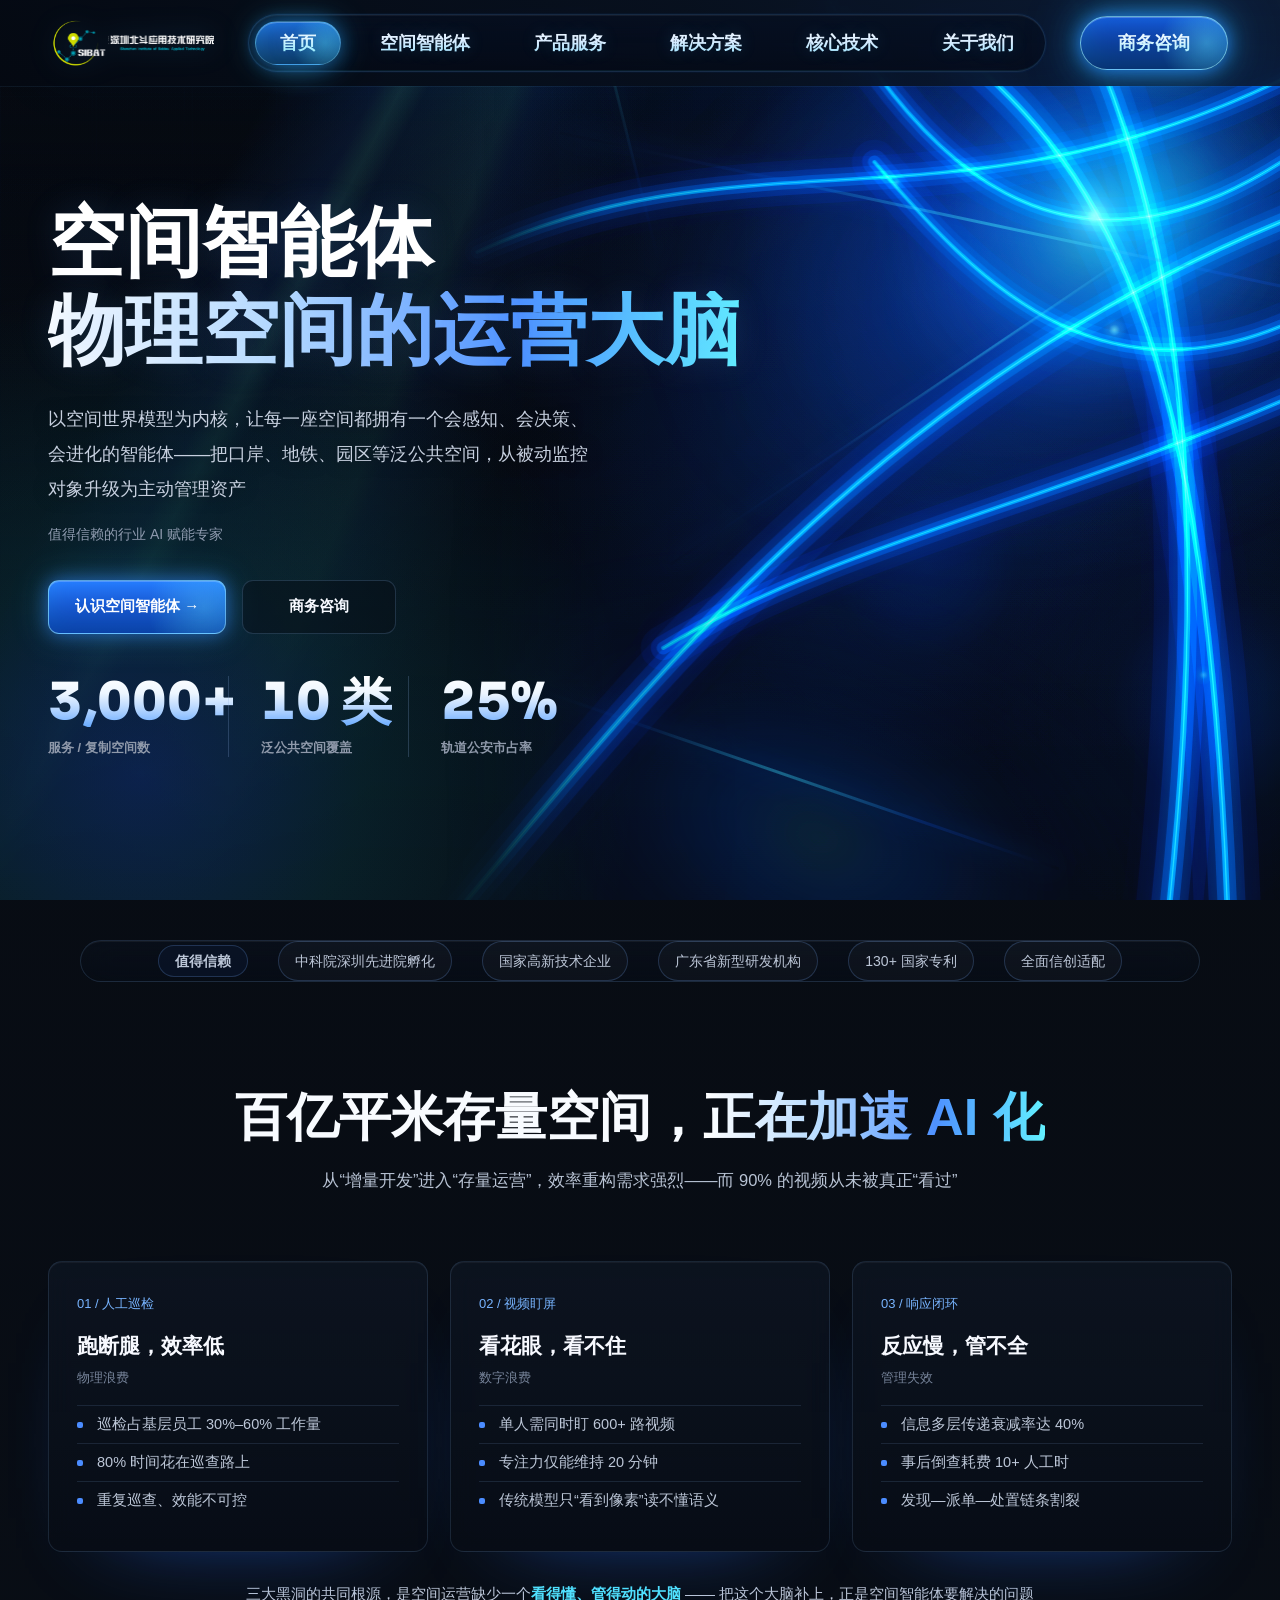
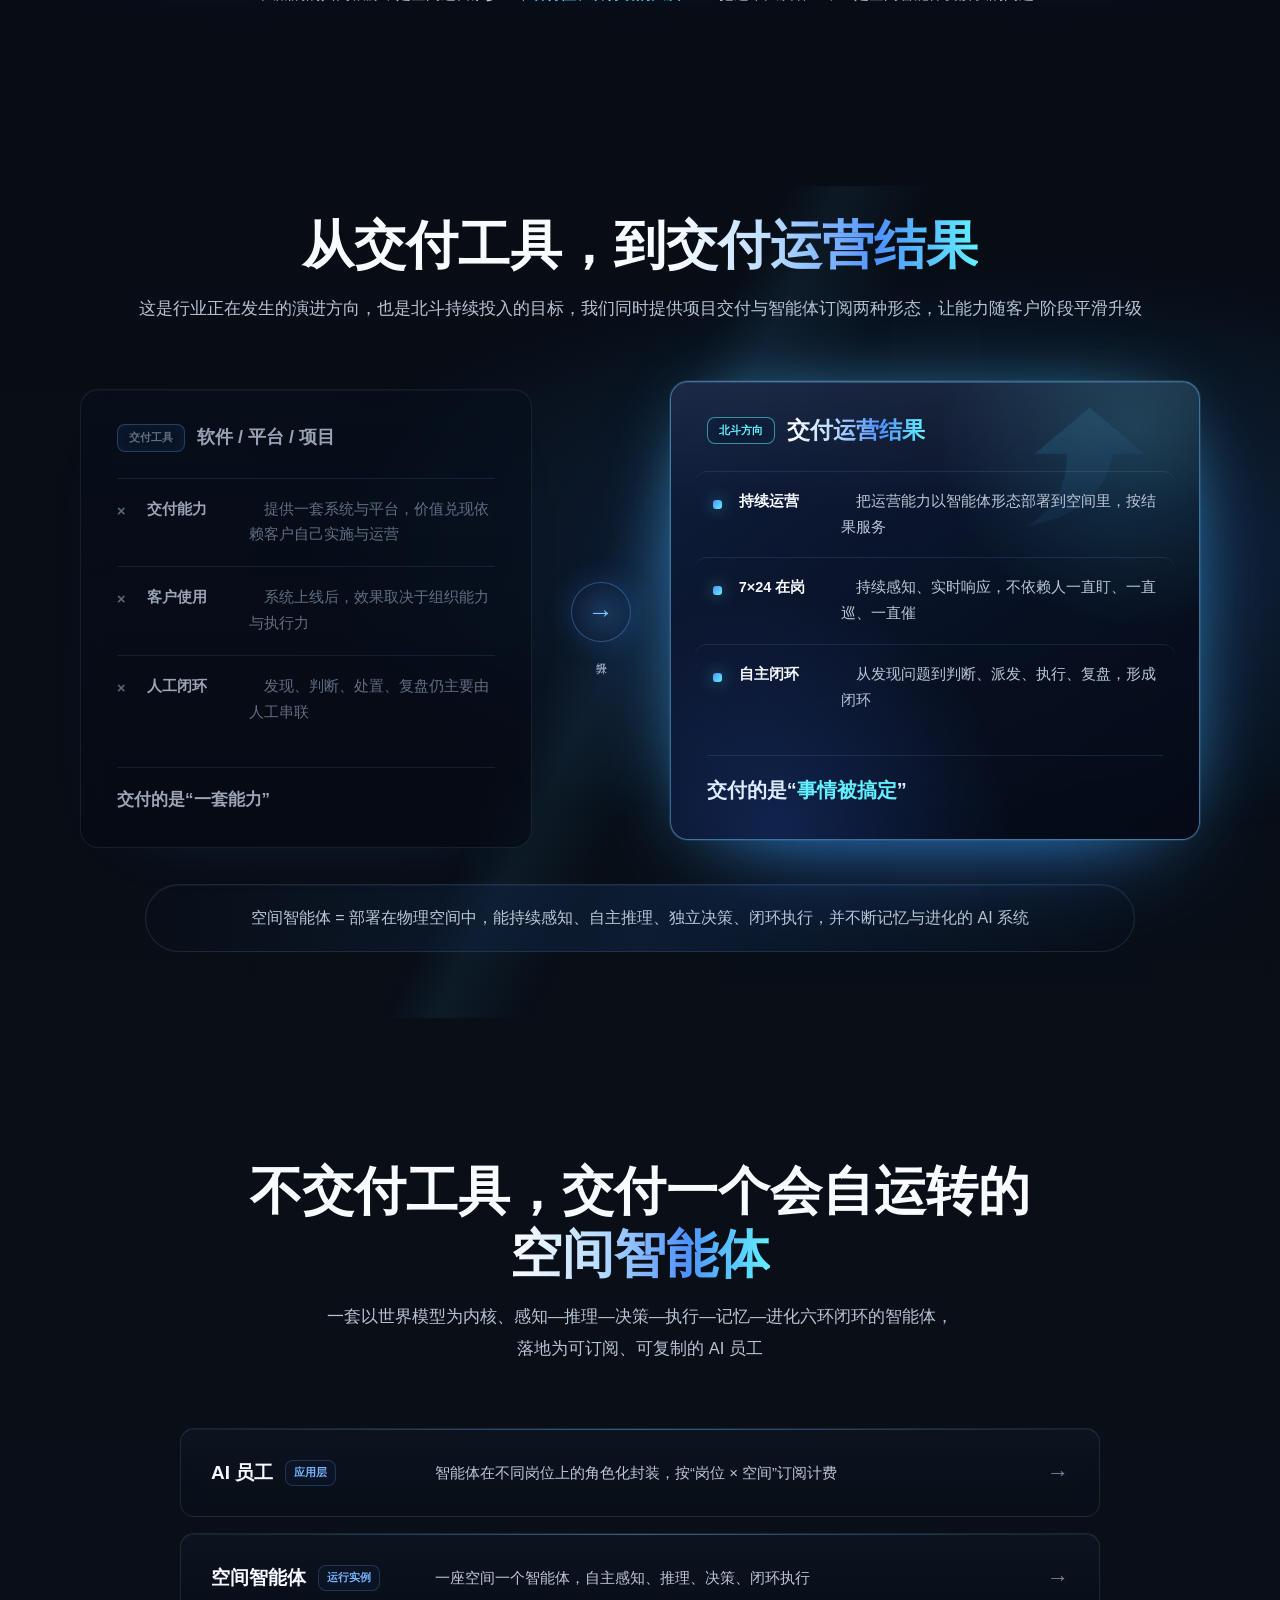
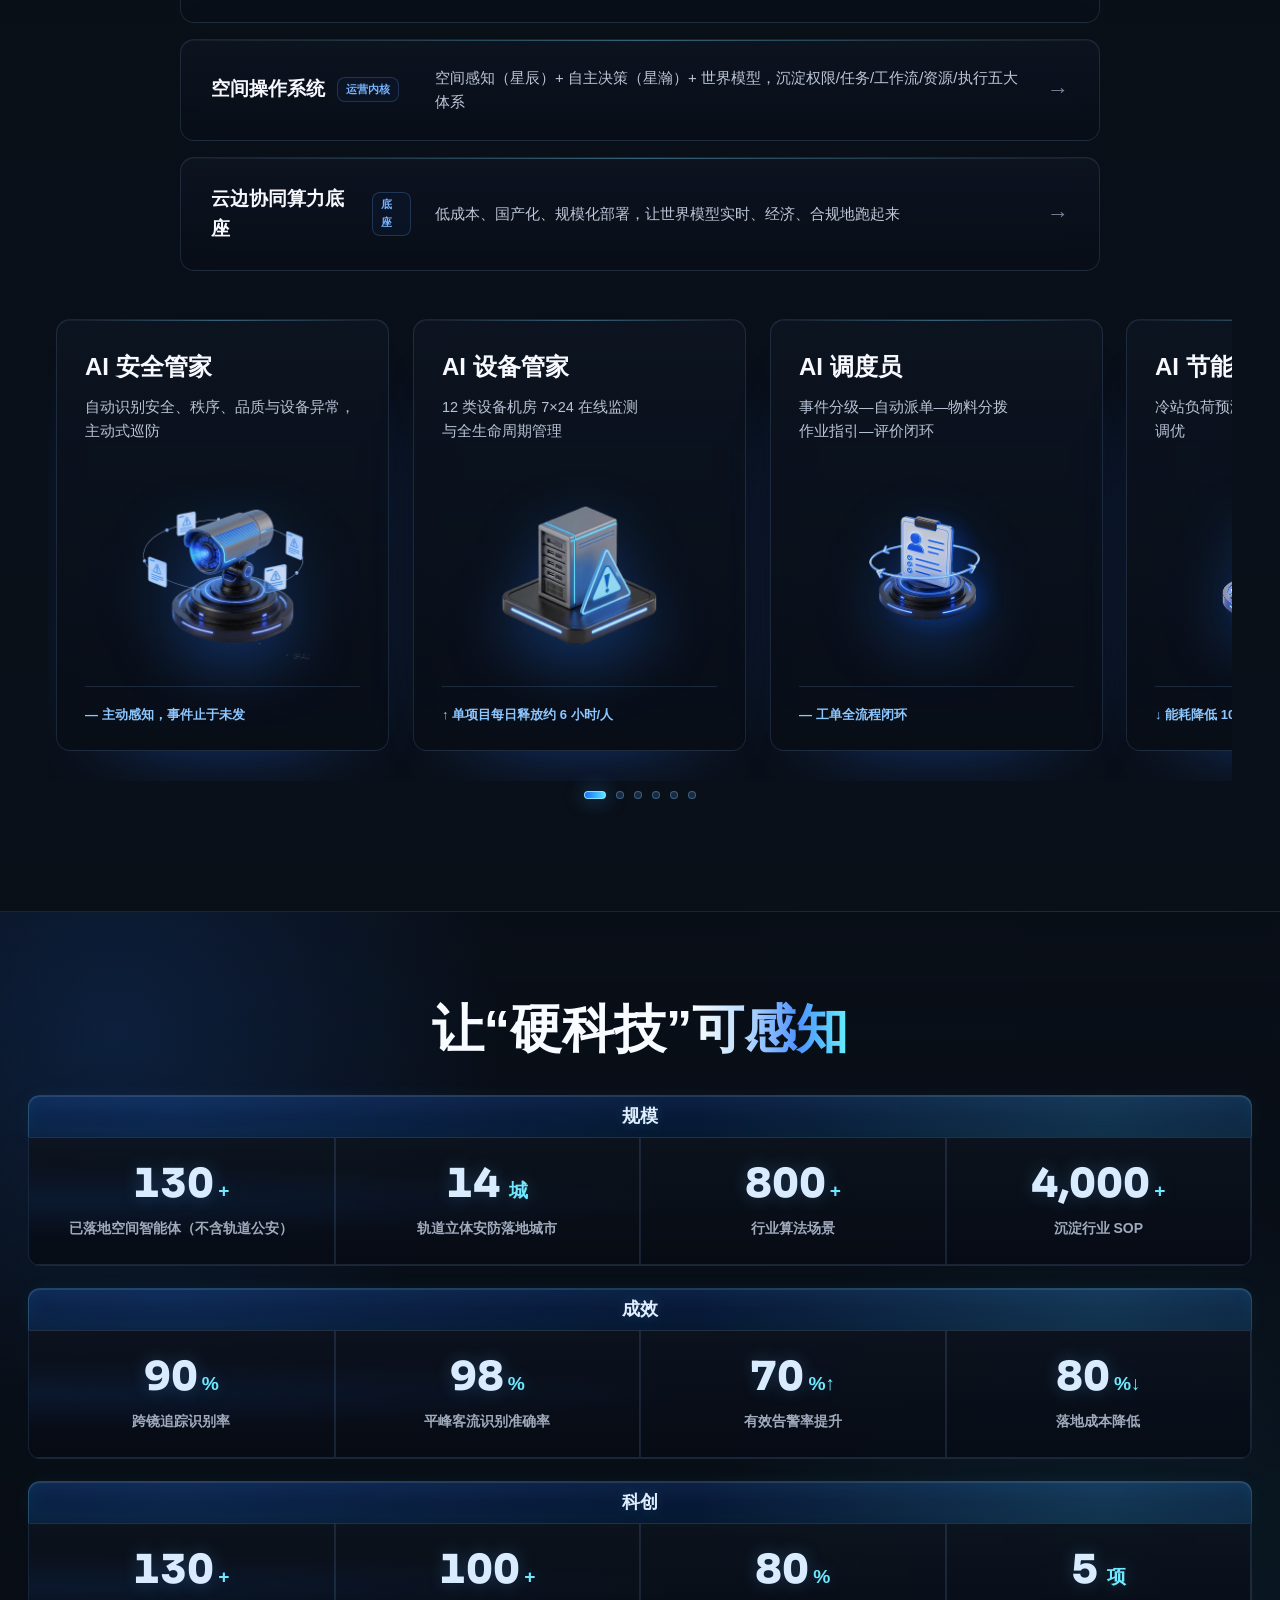
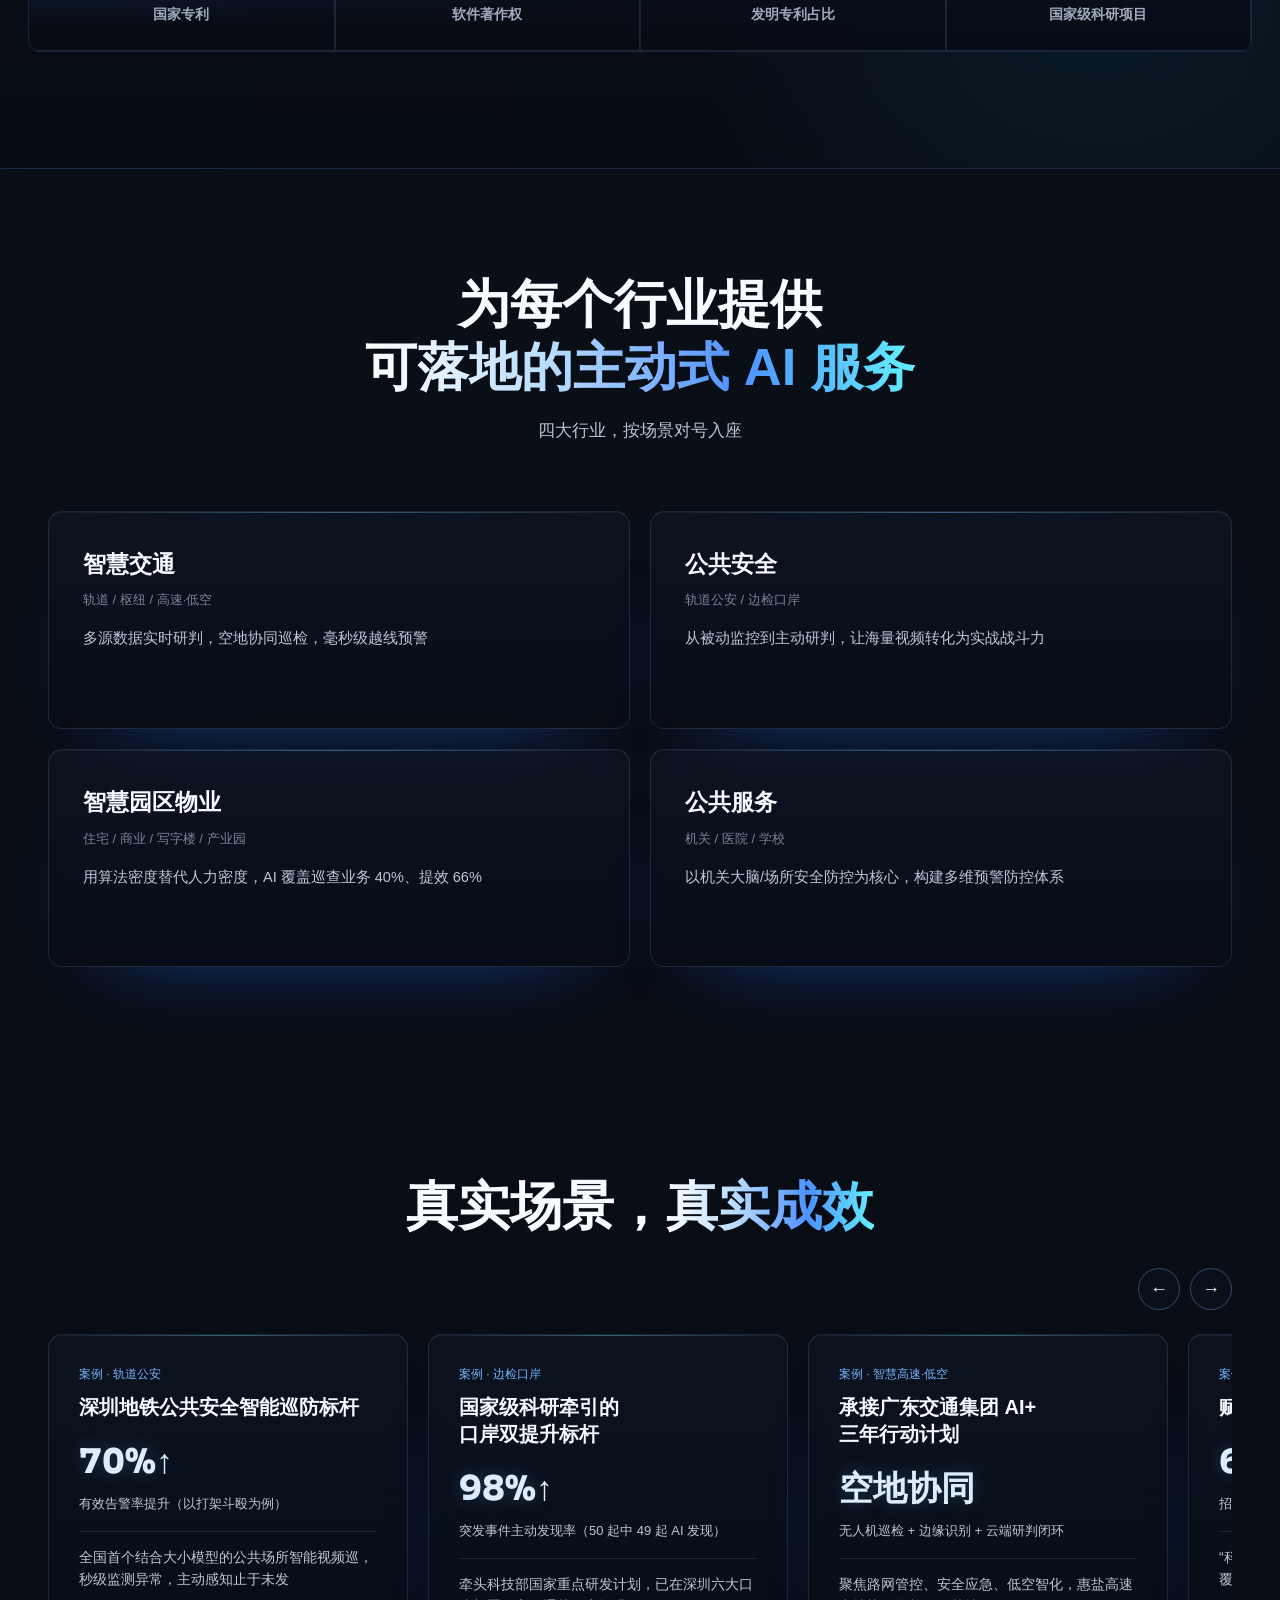
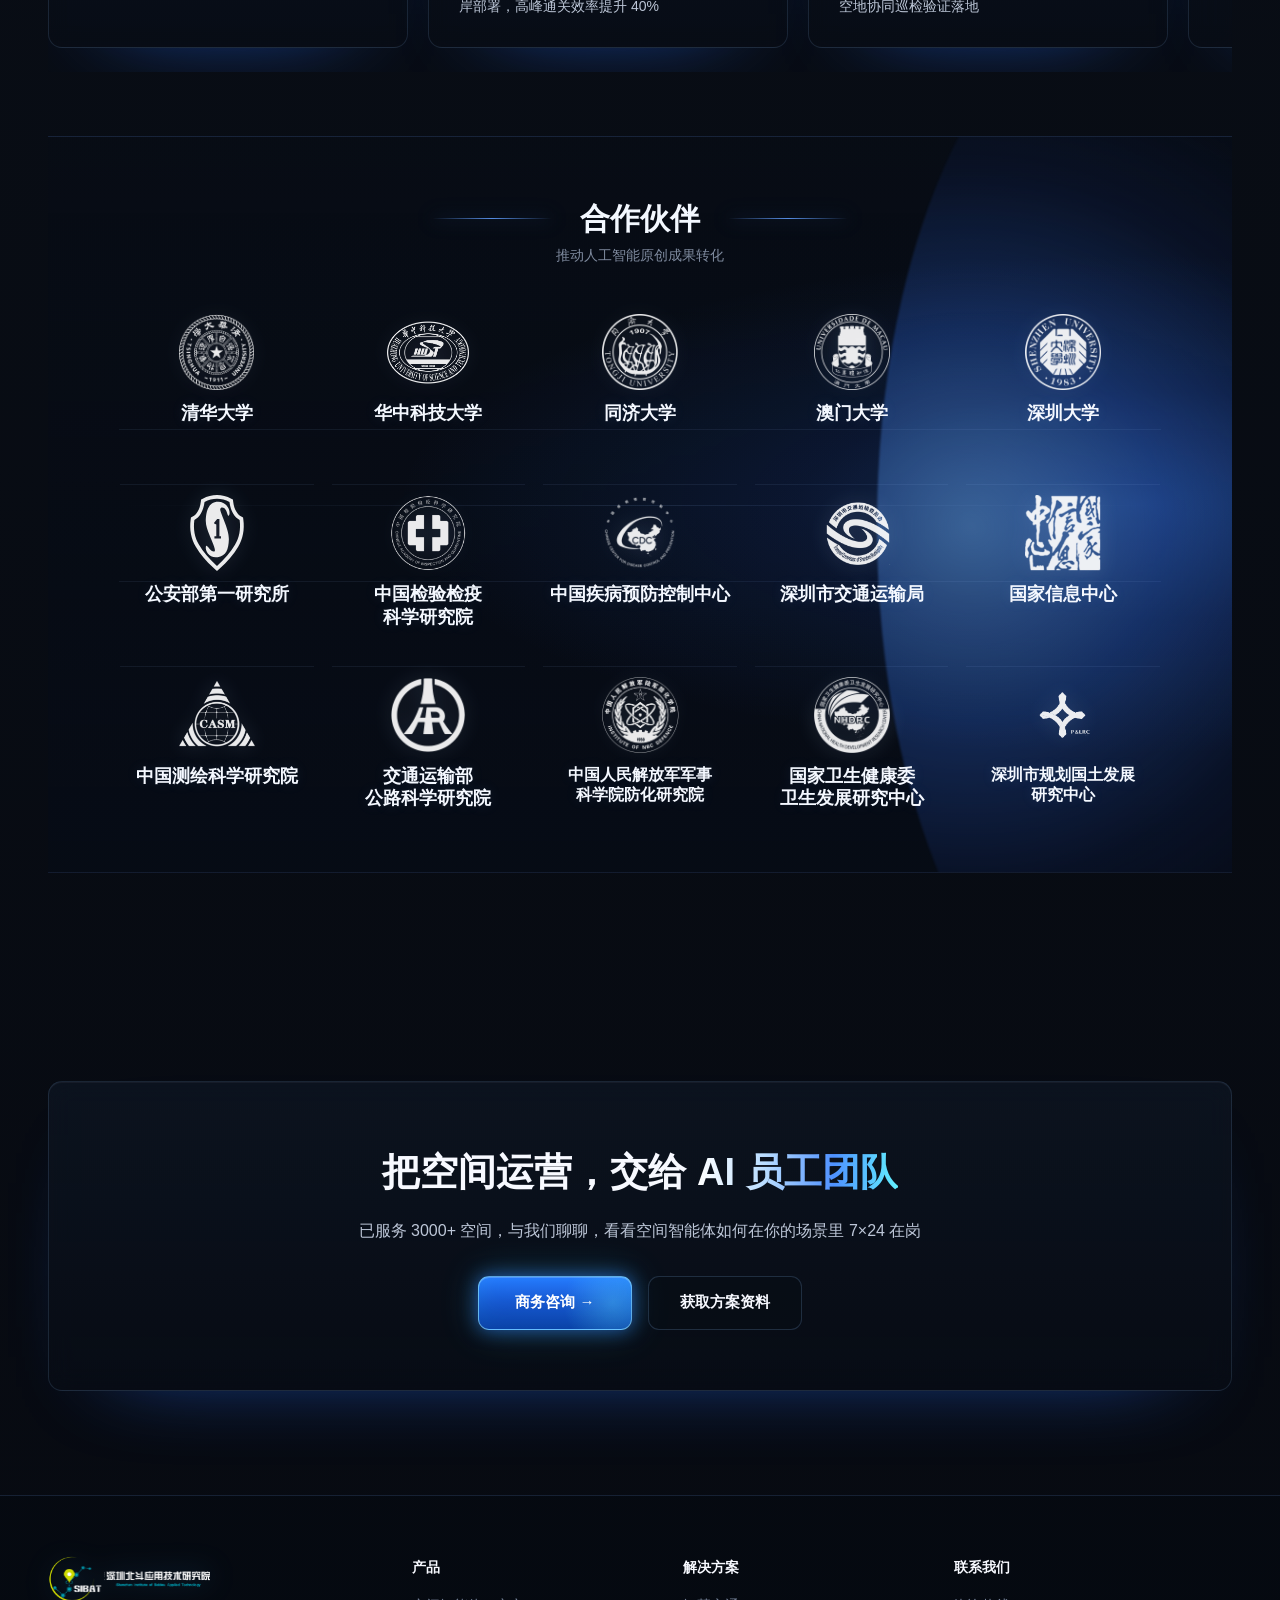
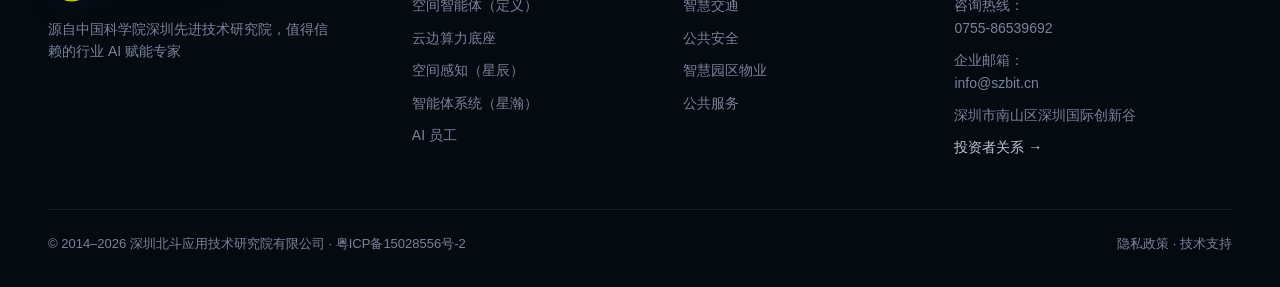
<file: index.html>
<!DOCTYPE html>
<html lang="zh-CN">
<head>
<meta charset="UTF-8">
<meta name="viewport" content="width=device-width, initial-scale=1.0">
<title>北斗智能 · 空间智能体 | 值得信赖的行业 AI 赋能专家</title>
<meta name="description" content="北斗聚焦空间智能体与行业 AI 员工，面向智慧交通、公共安全、智慧园区物业、公共服务等场景，提供可落地的主动式空间运营智能服务">
<meta name="robots" content="index,follow">
<meta name="theme-color" content="#070b16">
<meta property="og:title" content="北斗智能 · 空间智能体">
<meta property="og:description" content="面向物理空间运营的 AI 生产力：感知、推理、决策、执行与持续进化">
<meta property="og:type" content="website">
<meta name="twitter:card" content="summary_large_image">
<link rel="preconnect" href="https://fonts.googleapis.com">
<link rel="preconnect" href="https://fonts.gstatic.com" crossorigin>
<link href="https://fonts.googleapis.com/css2?family=Noto+Sans+SC:wght@300;400;500;700;900&family=Sora:wght@400;600;700;800&family=JetBrains+Mono:wght@500;700&display=swap" rel="stylesheet">
<link rel="stylesheet" href="src/styles/main.css">
</head>
<body>
<noscript>
  <style>nav{position:static}.page{display:block}.reveal{opacity:1;transform:none}.ambient,.grid-bg{display:none}</style>
  <div class="noscript">当前浏览器未启用 JavaScript，页面将以完整长页面方式展示</div>
</noscript>
<div class="ambient"><div class="orb a"></div><div class="orb b"></div></div>
<div class="grid-bg"></div>
<div class="content">
<nav id="nav">
  <div class="wrap nav-in">
    <div class="logo" data-nav="home" style="cursor:pointer">
      <img class="logo-img" src="assets/brand/beidou-logo.svg" alt="深圳市北斗智能科技有限公司">
    </div>
    <div class="nav-links">
      <a data-nav="home">首页</a>
      <a data-nav="agent">空间智能体</a>
      <a data-nav="products">产品服务</a>
      <a data-nav="solutions">解决方案</a>
      <a data-nav="tech">核心技术</a>
      <a data-nav="about">关于我们</a>
    </div>
    <div class="nav-cta"><button class="btn btn-primary" onclick="openModal()">商务咨询</button></div>
  </div>
</nav>

<div class="page" id="page-home">
<!-- HERO -->
<header class="hero">
  <div class="hero-light-field" aria-hidden="true">
    <canvas class="hero-light-canvas"></canvas>
    <span class="light-strand strand-a"></span>
    <span class="light-strand strand-b"></span>
    <span class="light-strand strand-c"></span>
    <span class="light-strand strand-d"></span>
    <span class="light-core"></span>
  </div>
  <div class="wrap hero-grid">
    <div>
      <span class="eyebrow"><span class="dot"></span>空间智能体</span>
      <h1>空间智能体<br><span class="grad">物理空间的运营大脑</span></h1>
      <p class="sub">以空间世界模型为内核，让每一座空间都拥有一个会感知、会决策、会进化的智能体——把口岸、地铁、园区等泛公共空间，从被动监控对象升级为主动管理资产</p>
      <p class="slogan">值得信赖的行业 AI 赋能专家</p>
      <div class="hero-cta">
        <button class="btn btn-primary" onclick="nav2('agent')">认识空间智能体 →</button>
        <button class="btn btn-ghost" onclick="openModal()">商务咨询</button>
      </div>
      <div class="hero-stats">
        <div class="s"><b data-count="3000" data-suffix="+">0</b><span>服务 / 复制空间数</span></div>
        <div class="s"><b data-count="10" data-suffix=" 类">0</b><span>泛公共空间覆盖</span></div>
        <div class="s"><b data-count="25" data-suffix="%">0</b><span>轨道公安市占率</span></div>
      </div>
    </div>
  </div>
</header>

<!-- TRUST -->
<div class="trust">
  <div class="wrap trust-row">
    <span class="label">值得信赖</span>
    <span class="badge">中科院深圳先进院孵化</span>
    <span class="badge">国家高新技术企业</span>
    <span class="badge">广东省新型研发机构</span>
    <span class="badge">130+ 国家专利</span>
    <span class="badge">全面信创适配</span>
  </div>
</div>

<!-- PROBLEM -->
<section id="problem">
  <div class="wrap">
    <div class="sec-head reveal">
      <span class="sec-tag">机会洞察</span>
      <h2>百亿平米存量空间，<span class="title-grad">正在加速 AI 化</span></h2>
      <p>从“增量开发”进入“存量运营”，效率重构需求强烈——而 90% 的视频从未被真正“看过”</p>
    </div>
    <div class="cards-3">
      <div class="pcard reveal"><div class="num">01 / 人工巡检</div><h3>跑断腿，效率低</h3><div class="role">物理浪费</div>
        <ul><li>巡检占基层员工 30%–60% 工作量</li><li>80% 时间花在巡查路上</li><li>重复巡查、效能不可控</li></ul></div>
      <div class="pcard reveal"><div class="num">02 / 视频盯屏</div><h3>看花眼，看不住</h3><div class="role">数字浪费</div>
        <ul><li>单人需同时盯 600+ 路视频</li><li>专注力仅能维持 20 分钟</li><li>传统模型只“看到像素”读不懂语义</li></ul></div>
      <div class="pcard reveal"><div class="num">03 / 响应闭环</div><h3>反应慢，管不全</h3><div class="role">管理失效</div>
        <ul><li>信息多层传递衰减率达 40%</li><li>事后倒查耗费 10+ 人工时</li><li>发现—派单—处置链条割裂</li></ul></div>
    </div>
    <p class="market-note reveal">三大黑洞的共同根源，是空间运营缺少一个<b>看得懂、管得动的大脑</b> —— 把这个大脑补上，正是空间智能体要解决的问题</p>
  </div>
</section>

<!-- SHIFT: 卖工具 vs 卖结果 -->
<section id="shift">
  <div class="wrap">
    <div class="sec-head reveal">
      <span class="sec-tag">交付演进</span>
      <h2>从交付工具，到<span class="shift-grad">交付运营结果</span></h2>
      <p>这是行业正在发生的演进方向，也是北斗持续投入的目标，我们同时提供项目交付与智能体订阅两种形态，让能力随客户阶段平滑升级</p>
    </div>
    <div class="shift reveal">
      <div class="col old">
        <div class="ctitle"><span class="pin">交付工具</span><span>软件 / 平台 / 项目</span></div>
        <div class="row"><b>交付能力</b>　提供一套系统与平台，价值兑现依赖客户自己实施与运营</div>
        <div class="row"><b>客户使用</b>　系统上线后，效果取决于组织能力与执行力</div>
        <div class="row"><b>人工闭环</b>　发现、判断、处置、复盘仍主要由人工串联</div>
        <div class="foot">交付的是“一套能力”</div>
      </div>
        <div class="arrow"><span class="ar">→</span><small>升级</small></div>
      <div class="col new">
        <div class="ctitle"><span class="pin">北斗方向</span><span class="shift-grad">交付运营结果</span></div>
        <div class="row"><b>持续运营</b>　把运营能力以智能体形态部署到空间里，按结果服务</div>
        <div class="row"><b>7×24 在岗</b>　持续感知、实时响应，不依赖人一直盯、一直巡、一直催</div>
        <div class="row"><b>自主闭环</b>　从发现问题到判断、派发、执行、复盘，形成闭环</div>
        <div class="foot">交付的是“<span class="shift-grad">事情被搞定</span>”</div>
      </div>
    </div>
    <p class="shift-note reveal">空间智能体 = 部署在物理空间中，能持续<b>感知</b>、自主<b>推理</b>、独立<b>决策</b>、闭环<b>执行</b>，并不断<b>记忆</b>与<b>进化</b>的 AI 系统</p>
  </div>
</section>

<!-- PRODUCTS -->
<section id="products" style="background:linear-gradient(180deg,transparent,rgba(11,18,36,.5),transparent)">
  <div class="wrap">
    <div class="sec-head reveal">
      <span class="sec-tag">产品体系</span>
      <h2>不交付工具，交付一个会自运转的<span class="title-grad">空间智能体</span></h2>
      <p>一套以世界模型为内核、感知—推理—决策—执行—记忆—进化六环闭环的智能体，<br class="copy-break">落地为可订阅、可复制的 AI 员工</p>
    </div>
    <div class="stack">
      <div class="layer reveal" onclick="openModal()"><div class="lname">AI 员工<span class="tag">应用层</span></div><div class="ldesc">智能体在不同岗位上的角色化封装，按“岗位 × 空间”订阅计费</div><div class="larrow">→</div></div>
      <div class="layer reveal" onclick="openModal()"><div class="lname">空间智能体<span class="tag">运行实例</span></div><div class="ldesc">一座空间一个智能体，自主感知、推理、决策、闭环执行</div><div class="larrow">→</div></div>
      <div class="layer reveal" onclick="openModal()"><div class="lname">空间操作系统<span class="tag">运营内核</span></div><div class="ldesc">空间感知（星辰）+ 自主决策（星瀚）+ 世界模型，沉淀权限/任务/工作流/资源/执行五大体系</div><div class="larrow">→</div></div>
      <div class="layer reveal" onclick="openModal()"><div class="lname">云边协同算力底座<span class="tag">底座</span></div><div class="ldesc">低成本、国产化、规模化部署，让世界模型实时、经济、合规地跑起来</div><div class="larrow">→</div></div>
    </div>

    <div class="emp-grid">
      <div class="emp reveal"><h4>AI 安全管家</h4><p>自动识别安全、秩序、品质与设备异常，<br class="copy-break">主动式巡防</p><div class="emp-visual"><img src="assets/images/ai-employees/ai-security.png" alt="AI 安全管家"></div><div class="gain">— 主动感知，事件止于未发</div></div>
      <div class="emp reveal"><h4>AI 设备管家</h4><p>12 类设备机房 7×24 在线监测<br class="copy-break">与全生命周期管理</p><div class="emp-visual"><img src="assets/images/ai-employees/ai-device.png" alt="AI 设备管家"></div><div class="gain">↑ 单项目每日释放约 6 小时/人</div></div>
      <div class="emp reveal"><h4>AI 调度员</h4><p>事件分级—自动派单—物料分拨<br class="copy-break">作业指引—评价闭环</p><div class="emp-visual"><img src="assets/images/ai-employees/ai-dispatcher.png" alt="AI 调度员"></div><div class="gain">— 工单全流程闭环</div></div>
      <div class="emp reveal"><h4>AI 节能专家</h4><p>冷站负荷预测与供需响应，制冷系统智能调优</p><div class="emp-visual"><img src="assets/images/ai-employees/ai-energy.png" alt="AI 节能专家"></div><div class="gain">↓ 能耗降低 10%–15%</div></div>
      <div class="emp reveal"><h4>AI 客服管家</h4><p>7×24 人机协同，知识库问答与自助办理</p><div class="emp-visual"><img src="assets/images/ai-employees/ai-service.png" alt="AI 客服管家"></div><div class="gain">— 全时段在岗服务</div></div>
      <div class="emp reveal"><h4>AI 项目经理</h4><p>运营数据汇总、进度跟踪、超时预警与决策辅助</p><div class="emp-visual"><img src="assets/images/ai-employees/ai-manager.png" alt="AI 项目经理"></div><div class="gain">— 管理决策辅助</div></div>
    </div>
  </div>
</section>

<!-- METRICS -->
<section class="metrics" id="metrics">
  <div class="wrap">
    <div class="sec-head reveal">
      <span class="sec-tag">关键数据</span>
      <h2>让“硬科技”<span class="title-grad">可感知</span></h2>
    </div>
    <p class="mgroup-title reveal">规模</p>
    <div class="mgrid reveal">
      <div class="mcell"><div class="v" data-count="130"><span class="u">+</span></div><div class="l">已落地空间智能体（不含轨道公安）</div></div>
      <div class="mcell"><div class="v" data-count="14"><span class="u"> 城</span></div><div class="l">轨道立体安防落地城市</div></div>
      <div class="mcell"><div class="v" data-count="800"><span class="u">+</span></div><div class="l">行业算法场景</div></div>
      <div class="mcell"><div class="v" data-count="4000"><span class="u">+</span></div><div class="l">沉淀行业 SOP</div></div>
    </div>
    <p class="mgroup-title reveal">成效</p>
    <div class="mgrid reveal">
      <div class="mcell"><div class="v" data-count="90"><span class="u">%</span></div><div class="l">跨镜追踪识别率</div></div>
      <div class="mcell"><div class="v" data-count="98"><span class="u">%</span></div><div class="l">平峰客流识别准确率</div></div>
      <div class="mcell"><div class="v" data-count="70"><span class="u">%↑</span></div><div class="l">有效告警率提升</div></div>
      <div class="mcell"><div class="v" data-count="80"><span class="u">%↓</span></div><div class="l">落地成本降低</div></div>
    </div>
    <p class="mgroup-title reveal">科创</p>
    <div class="mgrid reveal">
      <div class="mcell"><div class="v" data-count="130"><span class="u">+</span></div><div class="l">国家专利</div></div>
      <div class="mcell"><div class="v" data-count="100"><span class="u">+</span></div><div class="l">软件著作权</div></div>
      <div class="mcell"><div class="v" data-count="80"><span class="u">%</span></div><div class="l">发明专利占比</div></div>
      <div class="mcell"><div class="v" data-count="5"><span class="u"> 项</span></div><div class="l">国家级科研项目</div></div>
    </div>
  </div>
</section>

<!-- SOLUTIONS -->
<section id="solutions">
  <div class="wrap">
    <div class="sec-head reveal">
      <span class="sec-tag">行业解决方案</span>
      <h2>为每个行业提供<br class="copy-break"><span class="title-grad">可落地的主动式 AI 服务</span></h2>
      <p>四大行业，按场景对号入座</p>
    </div>
    <div class="sol-grid">
      <div class="sol reveal" onclick="openModal()"><div class="sname">智慧交通</div><div class="stags">轨道 / 枢纽 / 高速·低空</div><div class="sgain">多源数据实时研判，空地协同巡检，毫秒级越线预警</div><span class="more">查看方案 →</span></div>
      <div class="sol reveal" onclick="openModal()"><div class="sname">公共安全</div><div class="stags">轨道公安 / 边检口岸</div><div class="sgain">从被动监控到主动研判，让海量视频转化为实战战斗力</div><span class="more">查看方案 →</span></div>
      <div class="sol reveal" onclick="openModal()"><div class="sname">智慧园区物业</div><div class="stags">住宅 / 商业 / 写字楼 / 产业园</div><div class="sgain">用算法密度替代人力密度，AI 覆盖巡查业务 40%、提效 66%</div><span class="more">查看方案 →</span></div>
      <div class="sol reveal" onclick="openModal()"><div class="sname">公共服务</div><div class="stags">机关 / 医院 / 学校</div><div class="sgain">以机关大脑/场所安全防控为核心，构建多维预警防控体系</div><span class="more">查看方案 →</span></div>
    </div>
  </div>
</section>

<!-- CASES -->
<section id="cases" style="background:linear-gradient(180deg,transparent,rgba(11,18,36,.5),transparent)">
  <div class="wrap">
    <div class="sec-head reveal" style="margin-bottom:30px">
      <span class="sec-tag">标杆成效</span>
      <h2>真实场景，<span class="title-grad">真实成效</span></h2>
    </div>
    <div class="case-nav">
      <button class="cbtn" onclick="scrollCases(-1)">←</button>
      <button class="cbtn" onclick="scrollCases(1)">→</button>
    </div>
    <div class="case-track" id="caseTrack">
      <div class="ccard"><div class="ind">案例 · 轨道公安</div><h4>深圳地铁公共安全智能巡防标杆</h4><div class="big">70%↑</div><div class="bigl">有效告警率提升（以打架斗殴为例）</div><p>全国首个结合大小模型的公共场所智能视频巡，秒级监测异常，主动感知止于未发</p></div>
      <div class="ccard"><div class="ind">案例 · 边检口岸</div><h4>国家级科研牵引的<br class="copy-break">口岸双提升标杆</h4><div class="big">98%↑</div><div class="bigl">突发事件主动发现率（50 起中 49 起 AI 发现）</div><p>牵头科技部国家重点研发计划，已在深圳六大口岸部署，高峰通关效率提升 40%</p></div>
      <div class="ccard"><div class="ind">案例 · 智慧高速·低空</div><h4>承接广东交通集团 AI+<br class="copy-break">三年行动计划</h4><div class="big">空地协同</div><div class="bigl">无人机巡检 + 边缘识别 + 云端研判闭环</div><p>聚焦路网管控、安全应急、低空智化，惠盐高速空地协同巡检验证落地</p></div>
      <div class="ccard"><div class="ind">案例 · 智慧园区物业</div><h4>赋能华润、招商局头部物企</h4><div class="big">626</div><div class="bigl">招商局视觉中台覆盖空间数（9 家二级公司）</div><p>“科研能力—工程平台—物业场景”转化闭环，AI 覆盖巡查业务 40%、提效 66%</p></div>
      <div class="ccard"><div class="ind">案例 · 交通枢纽</div><h4>枢纽出行服务平台</h4><div class="big">统一调度</div><div class="bigl">客流、运力与周边交通统一监测</div><p>掌握运力匹配情况，提升综合交通枢纽的客流运输效率与服务水平</p></div>
    </div>
    <div class="partners reveal">
      <div class="label">合作伙伴</div>
      <p class="sub">推动人工智能原创成果转化</p>
      <div class="partner-logo-grid" aria-label="合作伙伴">
        <div class="partner-logo-item"><img src="assets/images/partners/partner-01-tsinghua.png" alt="清华大学"><span>清华大学</span></div>
        <div class="partner-logo-item"><img src="assets/images/partners/partner-02-hust.png" alt="华中科技大学"><span>华中科技大学</span></div>
        <div class="partner-logo-item"><img src="assets/images/partners/partner-03-tongji.png" alt="同济大学"><span>同济大学</span></div>
        <div class="partner-logo-item"><img src="assets/images/partners/partner-04-macau.png" alt="澳门大学"><span>澳门大学</span></div>
        <div class="partner-logo-item"><img src="assets/images/partners/partner-05-szu.png" alt="深圳大学"><span>深圳大学</span></div>
        <div class="partner-logo-item"><img src="assets/images/partners/partner-06-mps-first.svg" alt="公安部第一研究所"><span>公安部第一研究所</span></div>
        <div class="partner-logo-item"><img src="assets/images/partners/partner-07-caiq.png" alt="中国检验检疫科学研究院"><span>中国检验检疫<br>科学研究院</span></div>
        <div class="partner-logo-item"><img src="assets/images/partners/partner-08-cdc.png" alt="中国疾病预防控制中心"><span>中国疾病预防控制中心</span></div>
        <div class="partner-logo-item"><img src="assets/images/partners/partner-09-sz-transport.png" alt="深圳市交通运输局"><span>深圳市交通运输局</span></div>
        <div class="partner-logo-item"><img src="assets/images/partners/partner-10-sic.png" alt="国家信息中心"><span>国家信息中心</span></div>
        <div class="partner-logo-item"><img src="assets/images/partners/partner-11-casm.png" alt="中国测绘科学研究院"><span>中国测绘科学研究院</span></div>
        <div class="partner-logo-item"><img src="assets/images/partners/partner-12-rioh.png" alt="交通运输部公路科学研究院"><span>交通运输部<br>公路科学研究院</span></div>
        <div class="partner-logo-item"><img src="assets/images/partners/partner-13-nbc-defense.png" alt="中国人民解放军军事科学院防化研究院"><span>中国人民解放军军事<br>科学院防化研究院</span></div>
        <div class="partner-logo-item"><img src="assets/images/partners/partner-14-nhdrc.png" alt="国家卫生健康委卫生发展研究中心"><span>国家卫生健康委<br>卫生发展研究中心</span></div>
        <div class="partner-logo-item"><img src="assets/images/partners/partner-15-plrc.png" alt="深圳市规划国土发展研究中心"><span>深圳市规划国土发展<br>研究中心</span></div>
      </div>
    </div>
  </div>
</section>

<!-- FINAL CTA -->
<section class="cta-final" id="contact">
  <div class="wrap">
    <div class="cta-box reveal">
      <h2>把空间运营，交给 <span class="title-grad">AI 员工团队</span></h2>
      <p>已服务 3000+ 空间，与我们聊聊，看看空间智能体如何在你的场景里 7×24 在岗</p>
      <div class="hero-cta">
        <button class="btn btn-primary" onclick="openModal()">商务咨询 →</button>
        <button class="btn btn-ghost" onclick="openModal()">获取方案资料</button>
      </div>
    </div>
  </div>
</section>
</div>

<!-- ============ 空间智能体 定义页 ============ -->
<div class="page" id="page-agent">
<section class="phero">
  <div class="wrap">
    <div class="breadcrumb"><a data-nav="home">首页</a> / 空间智能体</div>
    <span class="eyebrow"><span class="dot"></span>空间智能体</span>
    <h1>空间智能体<br><span class="grad">物理空间的运营大脑</span></h1>
    <p class="lead">不是又一套管理软件的升级，也不是若干视频算法的叠加，而是面向物理空间运营的智能系统——让运营能力不再绑定于具体的人，而是沉淀进一个可感知、可认知、可决策、可执行、可持续学习的系统之中</p>
  </div>
</section>

<div class="subnav"><div class="wrap subnav-in">
  <a data-scroll="ag-def">一句话定义</a>
  <a data-scroll="ag-loop">六环闭环</a>
  <a data-scroll="ag-os">空间智能体架构</a>
  <a data-scroll="ag-cap">能力底座</a>
  <a data-scroll="ag-level">执行边界</a>
</div></div>

<!-- 定义 -->
<section id="ag-def">
  <div class="wrap">
    <div class="def-card reveal">
      <span class="dlabel">空间智能体定义</span>
      <p class="dtext">面向物理空间运营的智能系统，能够基于视频、传感器、设备与业务系统等多源数据，完成对空间状态的<b>感知</b>、对事件风险的<b>认知</b>、对处置任务的<b>决策</b>、对执行资源的<b>调度</b>，并在持续运行中不断<b>学习优化</b>——推动空间从被动管理走向主动运营，乃至自治演化</p>
    </div>
    <div class="vs-row reveal">
      <div class="vs-box dim">
        <div class="vk">传统视频 AI 看到的是</div>
        <div class="vq">“画面里有一个人”</div>
      </div>
      <div class="vs-mid">对比</div>
      <div class="vs-box hot">
        <div class="vk">空间智能体知道的是</div>
        <div class="vq">这个人在哪个区域、为什么出现、影响了什么、接下来可能引发什么风险</div>
      </div>
    </div>
    <p class="shift-note reveal" style="margin-top:26px">前者理解<b>像素</b>，后者理解<b>空间</b>——这是空间智能体区别于一切“视频 AI / 安防大模型”的分水岭</p>
  </div>
</section>

<!-- 六环闭环 -->
<section id="ag-loop" style="background:linear-gradient(180deg,transparent,rgba(11,18,36,.5),transparent)">
  <div class="wrap">
    <div class="sec-head reveal">
      <span class="sec-tag">六环闭环</span>
      <h2>感知 → 推理 → 决策<br class="copy-break"><span class="title-grad">执行 → 记忆 → 进化</span></h2>
      <p>空间智能体不是“看见问题”的系统，而是六环闭环的运营系统，<br class="copy-break">感知与执行是行业入场券，推理、决策、记忆、进化才是真正的护城河</p>
    </div>
    <div class="hex reveal">
      <svg class="flow" viewBox="0 0 560 560">
        <defs>
          <linearGradient id="fl" x1="0" y1="0" x2="1" y2="1"><stop offset="0" stop-color="#3b7bff"/><stop offset="1" stop-color="#22d3ee"/></linearGradient>
        </defs>
        <polygon points="280,70 461,175 461,385 280,490 99,385 99,175" fill="none" stroke="url(#fl)" stroke-width="1.5" stroke-dasharray="6 7" opacity="0.55">
          <animate attributeName="stroke-dashoffset" from="0" to="-130" dur="6s" repeatCount="indefinite"/>
        </polygon>
      </svg>
      <div class="hring"></div>
      <div class="hnode" style="left:50%;top:12.5%"><div class="hchip"><svg fill="none" viewBox="0 0 24 24" stroke-width="2"><circle cx="12" cy="12" r="3"/><path d="M12 3v3M12 18v3M3 12h3M18 12h3"/></svg></div><div class="hl">感知</div><div class="hr base">行业入场券</div></div>
      <div class="hnode" style="left:82.5%;top:31.25%"><div class="hchip"><svg fill="none" viewBox="0 0 24 24" stroke-width="2"><path d="M12 2a7 7 0 0 0-7 7c0 3 2 4 2 7h10c0-3 2-4 2-7a7 7 0 0 0-7-7Z"/><path d="M9 21h6"/></svg></div><div class="hl">推理</div><div class="hr moat">护城河</div></div>
      <div class="hnode" style="left:82.5%;top:68.75%"><div class="hchip"><svg fill="none" viewBox="0 0 24 24" stroke-width="2"><path d="M4 7h16M4 12h16M4 17h10"/></svg></div><div class="hl">决策</div><div class="hr moat">护城河</div></div>
      <div class="hnode" style="left:50%;top:87.5%"><div class="hchip"><svg fill="none" viewBox="0 0 24 24" stroke-width="2"><path d="m5 12 5 5L20 6"/></svg></div><div class="hl">执行</div><div class="hr base">行业入场券</div></div>
      <div class="hnode" style="left:17.5%;top:68.75%"><div class="hchip"><svg fill="none" viewBox="0 0 24 24" stroke-width="2"><ellipse cx="12" cy="5" rx="8" ry="3"/><path d="M4 5v6c0 1.7 3.6 3 8 3s8-1.3 8-3V5M4 11v6c0 1.7 3.6 3 8 3s8-1.3 8-3v-6"/></svg></div><div class="hl">记忆</div><div class="hr moat">护城河</div></div>
      <div class="hnode" style="left:17.5%;top:31.25%"><div class="hchip"><svg fill="none" viewBox="0 0 24 24" stroke-width="2"><path d="M21 12a9 9 0 1 1-3-6.7"/><path d="M21 3v5h-5"/></svg></div><div class="hl">进化</div><div class="hr moat">护城河</div></div>
      <div class="hcore"><b>空间智能体</b><span>运营大脑</span></div>
    </div>
    <div class="hex-legend reveal">
      <span><i style="background:var(--ink-dim)"></i>行业入场券：感知 / 执行</span>
      <span><i style="background:linear-gradient(135deg,var(--blue),var(--cyan))"></i>护城河：推理 / 决策 / 记忆 / 进化</span>
    </div>
  </div>
</section>

<!-- 空间智能体架构 -->
<section id="ag-os">
  <div class="wrap">
    <div class="sec-head reveal">
      <span class="sec-tag">空间智能体架构</span>
      <h2>空间智能体：<br class="copy-break"><span class="title-grad">物理空间的操作系统</span></h2>
      <p>就像 Windows 之于电脑、Android 之于手机，空间智能体把一座空间里异构的感知设备、子系统、执行终端抽象为统一的能力接口，以空间世界模型为内核，把过去彼此割裂的视频、物联、机器人、业务系统与其他 AI 智能体，重新组织进同一个可编排、可调度、可迭代的体系</p>
    </div>
    <div class="osarch reveal">
      <div class="oslayer app">
        <div class="oname">运营应用层<small>AI 员工</small></div>
        <div class="odesc">安全管家 / 设备管家 / 调度员 / 节能专家 / 客服管家 / 项目经理——面向客户的岗位化应用，按“岗位 × 空间”订阅计费</div>
        <div class="owho">北斗 · 面向客户</div>
      </div>
      <div class="oslayer agent">
        <div class="oname">空间智能体层<small>运行实例</small></div>
        <div class="odesc">一座空间一个智能体，是在具体空间中的运行实例——自主感知、推理、决策、闭环执行</div>
        <div class="owho">北斗 · 运行实例</div>
      </div>
      <div class="oslayer core">
        <div class="oname">空间操作系统核心层<small>运营内核 · 护城河</small></div>
        <div class="odesc">空间世界模型（认知内核）+ 自主决策引擎 + 权限/任务/工作流/资源/执行五大体系——以世界模型为内核、由智能体自主推理决策驱动运营的底座</div>
        <div class="owho">北斗自研</div>
      </div>
      <div class="oslayer compute">
        <div class="oname">云边协同算力层<small>底座</small></div>
        <div class="odesc">云端训练 / 重推理 · 边缘实时推理 · 端侧采集，为上层世界模型与智能体提供“实时 + 经济 + 合规”的算力支撑</div>
        <div class="owho">北斗</div>
      </div>
    </div>
    <p class="os-moat reveal">护城河不在底层算力，而在其上层：<b>空间世界模型（认知内核）+ 权限、任务、工作流、资源、执行五大体系</b></p>
  </div>
</section>

<!-- 六层能力底座 -->
<section id="ag-cap" style="background:linear-gradient(180deg,transparent,rgba(11,18,36,.5),transparent)">
  <div class="wrap">
    <div class="sec-head reveal">
      <span class="sec-tag">能力底座</span>
      <h2>六层能力底座 + <span class="title-grad">一个飞轮</span></h2>
      <p>从“看得见”到“越用越强”，六层能力支撑空间运营</p>
    </div>
    <div class="cap6 reveal">
      <div class="capcard"><div class="cn">01 · 感知</div><h4>多模态空间感知</h4><p>让空间“看得见”——把摄像头、传感器、门禁、电梯、消防、业务系统等多源数据，融合进同一个时空坐标系<span style="color:var(--ink-dim)">（原星辰·视觉感知）</span></p></div>
      <div class="capcard"><div class="cn">02 · 认知内核</div><h4>空间世界模型</h4><p>从“理解画面”到“理解空间”——空间的拓扑、状态、规则与目标，这是最深的技术护城河</p></div>
      <div class="capcard"><div class="cn">03 · 理解</div><h4>时空事件理解</h4><p>从“一帧画面”到“一条事件链”——理解事件的起因、演进与后果，而非孤立的瞬间报警</p></div>
      <div class="capcard"><div class="cn">04 · 知识</div><h4>空间运营知识体系</h4><p>4000+ 行业 SOP 结构化沉淀，<br class="copy-break">让决策有据可依，而非黑箱臆断</p></div>
      <div class="capcard"><div class="cn">05 · 协同</div><h4>空间运营智能体系统</h4><p>目标驱动而非角色驱动的多智能体协同，统一管理多个 AI 员工<span style="color:var(--ink-dim)">（原星瀚·决策智能）</span></p></div>
      <div class="capcard"><div class="cn">06 · 执行</div><h4>执行网络</h4><p>让空间“动得了手”——联动设备、派发工单，乃至调度巡检机器人、无人机完成现场处置</p></div>
    </div>
    <div class="flywheel reveal">＋ <b>空间运营飞轮</b>　每一次真实处置的全过程都被沉淀回系统，反哺世界模型、事件理解与知识体系——<b>让底座越用越强</b></div>
  </div>
</section>

<!-- L1-L5 执行边界 -->
<section id="ag-level">
  <div class="wrap">
    <div class="sec-head reveal">
      <span class="sec-tag">执行边界</span>
      <h2>执行边界：把“自主”讲成<span class="title-grad">成熟度</span>，而非风险</h2>
      <p>空间智能体到底能执行什么、哪些必须人确认——按风险等级分级管理，低风险自动闭环以释放效率，高风险始终把最终决定权留给人</p>
    </div>
    <table class="lv-table reveal">
      <tr><th>执行等级</th><th>动作类型</th><th>示例</th><th>是否需人确认</th></tr>
      <tr><td class="lv">L1</td><td>提醒</td><td>APP 推送、短信、广播建议</td><td>否</td></tr>
      <tr><td class="lv">L2</td><td>派发</td><td>自动派单、任务分配</td><td>部分需要</td></tr>
      <tr><td class="lv">L3</td><td>联动</td><td>灯光、新风、空调参数</td><td>规则内自动</td></tr>
      <tr><td class="lv">L4</td><td>强联动</td><td>门禁限制、疏散广播</td><td class="needh">需要确认</td></tr>
      <tr><td class="lv">L5</td><td>高风险处置</td><td>消防、应急封控</td><td class="needh">必须人确认</td></tr>
    </table>
    <div style="text-align:center;margin-top:36px"><button class="btn btn-primary" onclick="nav2('products')">查看产品体系 →</button></div>
  </div>
</section>
</div>

<!-- ============ 产品页 ============ -->
<div class="page" id="page-products">
<section class="phero">
  <div class="wrap">
    <div class="breadcrumb"><a data-nav="home">首页</a> / 产品</div>
    <span class="eyebrow"><span class="dot"></span>产品体系</span>
    <h1>一套操作系统的 <span class="grad">四个层级</span></h1>
    <p class="lead">从云边算力底座，到空间智能体运行实例，再到面向客户的 AI 员工——四层既是递进的能力体系，也能按需单层落地<br class="copy-break"><a data-nav="agent" style="color:var(--cyan);cursor:pointer">先了解空间智能体 →</a></p>
  </div>
</section>

<div class="subnav"><div class="wrap subnav-in">
  <a data-scroll="p-stone">云边算力底座</a>
  <a data-scroll="p-star">空间感知（星辰）</a>
  <a data-scroll="p-han">智能体系统（星瀚）</a>
  <a data-scroll="p-agent">AI 员工</a>
</div></div>

<!-- 磐石 -->
<section id="p-stone">
  <div class="wrap">
    <span class="section-label">算力底座</span>
    <div class="split">
      <div>
        <h2 class="block-title">云边协同算力底座 · 磐石</h2>
        <p class="lead" style="margin-top:0">云边协同的高性价比国产算力底座，支撑空间智能能力可部署、可运维、可复制、低成本规模化落地</p>
        <ul class="feat-list" style="margin-top:20px">
            <li><b>自主可控：</b>芯片、操作系统到数据库中间件全国产化，<br class="copy-break">已与统信操作系统完成互认证</li>
            <li><b>边云协同：</b>大小模型分级过滤，落地成本降低 80%、算力占用降至 67%，<br class="copy-break">响应时延 ≤1 秒</li>
          <li><b>弹性扩展：</b>从单点监控到区域级数据中心的弹性算力需求</li>
        </ul>
      </div>
      <div class="panel">
        <h3>产品系列</h3>
        <table class="spec">
          <tr><th>系列</th><th>定位</th></tr>
          <tr><td>磐石 H 系列</td><td>鸿蒙物联型</td></tr>
          <tr><td>磐石 E 系列</td><td>国产边缘算力</td></tr>
          <tr><td>磐石 L 系列</td><td>大模型一体机</td></tr>
          <tr><td>磐石 H（节能版）</td><td>节能型一体机</td></tr>
          <tr><td class="mono">算力</td><td class="mono">2TOPS – 211TOPS</td></tr>
          <tr><td class="mono">接入</td><td class="mono">60 – 300 路 / 10 张图每秒</td></tr>
        </table>
      </div>
    </div>
  </div>
</section>

<!-- 星辰 -->
<section id="p-star" style="background:linear-gradient(180deg,transparent,rgba(11,18,36,.5),transparent)">
  <div class="wrap">
    <span class="section-label">空间感知</span>
    <div class="split rev">
      <div class="shot-slot">
        <div><div class="tag">产品界面预览</div><div class="desc">AI 安全员行为识别、异常预警与事件闭环能力，可按客户场景提供演示材料</div></div>
      </div>
      <div>
        <h2 class="block-title">空间感知 · 星辰</h2>
        <p class="lead" style="margin-top:0">空间智能体的感知层，破解传统视频监控<br class="copy-break">“看不全、看不懂、看不准”三大根本局限</p>
        <ul class="feat-list" style="margin-top:20px">
          <li><b>看不全 → 跨镜时空融合：</b>跨镜追踪识别率 90%、定位准确率 95%，ReID 多数据集排名第一</li>
          <li><b>看不准 → 客流识别：</b>平峰 98%、高峰 90%</li>
          <li><b>看不懂 → 多模态理解：</b>读懂场景语义，而非仅“看到像素”</li>
          <li><b>持续进化：</b>模型蒸馏+剪枝，计算效率提升 200%，RLHF 下准确率 +20%</li>
        </ul>
      </div>
    </div>
    <div class="panel" style="margin-top:30px">
      <h3>算法场景库</h3>
      <p style="color:var(--ink-soft);font-size:15px;margin-bottom:16px">沉淀面向 10 类物理空间、56 个业务子类、800+ 行业算法场景</p>
      <div class="techcol chips" style="background:none;border:none;padding:0"><div class="chips" style="display:flex;flex-wrap:wrap;gap:8px">
        <span>车闸秩序</span><span>车场秩序</span><span>公共安全</span><span>充电安全</span><span>消防安全</span><span>维修作业</span><span>设备房巡查</span><span>行为合规</span><span>高层建筑</span>
      </div></div>
    </div>
  </div>
</section>

<!-- 星瀚 -->
<section id="p-han">
  <div class="wrap">
    <span class="section-label">智能体系统</span>
    <div class="split">
      <div>
        <h2 class="block-title">空间运营智能体系统 · 星瀚</h2>
        <p class="lead" style="margin-top:0">空间智能体的决策层，以知识库驱动、多智能体目标协同为核心，让系统从“看见事件”走向“研判风险、拆解任务、推动闭环”</p>
        <ul class="feat-list" style="margin-top:20px">
          <li><b>五大能力：</b>SOP 解析 / 知识图谱 / 事件研判 / 工单分拨 / 复盘归因</li>
          <li><b>决策闭环：</b>风险判断 → 任务分拨 → 处置建议，RAG 知识库实时提供作业指引</li>
          <li><b>业务壁垒：</b>沉淀 4000+ SOP、29 万条多模态事件标签，RLHF 持续进化</li>
        </ul>
      </div>
      <div class="panel">
        <h3>人机协同模式</h3>
        <div class="split" style="gap:18px">
          <div>
            <p style="color:var(--cyan);font-family:'JetBrains Mono';font-size:13px;margin-bottom:10px">AI 侧</p>
            <ul class="feat-list"><li>多模态感知</li><li>情景解析与意图理解</li><li>自动调度与策略生成</li></ul>
          </div>
          <div>
            <p style="color:var(--cyan);font-family:'JetBrains Mono';font-size:13px;margin-bottom:10px">人侧</p>
            <ul class="feat-list"><li>现场处置</li><li>高情商客户沟通</li><li>例外情境判断</li></ul>
          </div>
        </div>
      </div>
    </div>
  </div>
</section>

<!-- 空间智能体 -->
<section id="p-agent" style="background:linear-gradient(180deg,transparent,rgba(11,18,36,.5),transparent)">
  <div class="wrap">
    <span class="section-label">AI 员工（应用层）</span>
    <h2 class="block-title">同一个智能体内核，封装成不同岗位的 AI 员工</h2>
    <p class="lead" style="margin-top:0;margin-bottom:18px">AI 员工不是六个相互独立的产品，而是<b style="color:var(--cyan)">同一套空间智能体闭环能力</b>（感知·推理·决策·执行），<br class="copy-break">通过技能库与岗位配置，封装成不同岗位上的角色，一个内核，不同岗位，按“岗位 × 空间”订阅计费</p>
    <div class="panel reveal" style="margin-bottom:28px">
      <div style="display:flex;flex-wrap:wrap;gap:14px;align-items:center;justify-content:center;font-family:'Sora';font-weight:600;font-size:15px">
        <span style="color:var(--ink)">空间智能体闭环能力</span>
        <span style="color:var(--cyan);font-size:20px">→</span>
        <span style="color:var(--ink)">技能库 / 岗位配置</span>
        <span style="color:var(--cyan);font-size:20px">→</span>
        <span style="color:var(--blue-2)">六个 AI 员工（同一内核，不同岗位）</span>
      </div>
    </div>
    <div class="emp-grid">
      <div class="emp"><h4>AI 安全管家</h4><p>风险发现、事件预警与安全闭环</p><div class="emp-visual"><img src="assets/images/ai-employees/ai-security.png" alt="AI 安全管家"></div><div class="gain">— 已商用</div></div>
      <div class="emp"><h4>AI 设备管家</h4><p>设备巡检、故障发现与工单联动</p><div class="emp-visual"><img src="assets/images/ai-employees/ai-device.png" alt="AI 设备管家"></div><div class="gain">— 已商用</div></div>
      <div class="emp"><h4>AI 调度员</h4><p>任务分派、资源调度与处置协同</p><div class="emp-visual"><img src="assets/images/ai-employees/ai-dispatcher.png" alt="AI 调度员"></div><div class="gain">— 已商用</div></div>
      <div class="emp"><h4>AI 节能专家</h4><p>能耗分析、策略优化与节能执行</p><div class="emp-visual"><img src="assets/images/ai-employees/ai-energy.png" alt="AI 节能专家"></div><div class="gain">— 已商用</div></div>
      <div class="emp"><h4>AI 项目经理</h4><p>项目运行洞察、计划跟踪与复盘优化</p><div class="emp-visual"><img src="assets/images/ai-employees/ai-manager.png" alt="AI 项目经理"></div><div class="gain">— 已商用</div></div>
      <div class="emp"><h4>AI 客服管家</h4><p>服务响应、咨询分流与体验提升</p><div class="emp-visual"><img src="assets/images/ai-employees/ai-service.png" alt="AI 客服管家"></div><div class="gain" style="color:var(--ink-dim)">— 开发中</div></div>
    </div>
    <div style="text-align:center;margin-top:36px"><button class="btn btn-primary" onclick="openModal()">商务咨询 →</button></div>
  </div>
</section>

</div>

<!-- ============ 解决方案 主页 ============ -->
<div class="page" id="page-solutions">
<section class="phero">
  <div class="wrap">
    <div class="breadcrumb"><a data-nav="home">首页</a> / 解决方案</div>
    <span class="eyebrow"><span class="dot"></span>行业解决方案</span>
    <h1>同一个空间智能体，<span class="grad">服务四大行业 · 十二类场景</span></h1>
    <p class="lead">四大行业、十二个细分场景，按场景对号入座，每个方案，是空间智能体在该场景下派出的一组 AI 员工，配本行业的标杆案例与可量化成效</p>
  </div>
</section>
<section>
  <div class="wrap">
    <div class="sol-entry reveal">
      <div class="sentry" data-nav="sol-traffic">
        <div class="sico"><svg fill="none" viewBox="0 0 24 24" stroke-width="2"><path d="M4 15V6a2 2 0 0 1 2-2h12a2 2 0 0 1 2 2v9M4 15h16M4 15l-1 4M20 15l1 4M7 19v1M17 19v1M8 8h8"/></svg></div>
        <h3>智慧交通</h3>
        <div class="stags">轨道 / 枢纽 / 高速·低空</div>
        <p>含 3 个细分场景：轨道交通、交通枢纽、高速·低空，每个场景配对应的 AI 员工组合与标杆成效</p>
        <span class="more">进入行业 →</span>
      </div>
      <div class="sentry" data-nav="sol-safety">
        <div class="sico"><svg fill="none" viewBox="0 0 24 24" stroke-width="2"><path d="M12 2 4 6v6c0 5 3.5 8 8 10 4.5-2 8-5 8-10V6Z"/></svg></div>
        <h3>公共安全</h3>
        <div class="stags">轨道公安 / 边检口岸</div>
        <p>含 2 个细分场景：轨道公安、口岸边检，<br class="copy-break">每个场景配对应的 AI 员工组合与标杆成效</p>
        <span class="more">进入行业 →</span>
      </div>
      <div class="sentry" data-nav="sol-property">
        <div class="sico"><svg fill="none" viewBox="0 0 24 24" stroke-width="2"><path d="M3 21h18M5 21V7l8-4 8 4v14M9 9h.01M9 13h.01M9 17h.01M15 9h.01M15 13h.01M15 17h.01"/></svg></div>
        <h3>智慧园区物业</h3>
        <div class="stags">住宅 / 商业 / 写字楼 / 产业园</div>
        <p>含 4 个细分场景：住宅物业、商业物业、写字楼、产业园区，每个场景配对应的 AI 员工组合与标杆成效</p>
        <span class="more">进入行业 →</span>
      </div>
      <div class="sentry" data-nav="sol-public">
        <div class="sico"><svg fill="none" viewBox="0 0 24 24" stroke-width="2"><path d="M3 21h18M6 21V9l6-5 6 5v12M10 21v-6h4v6"/></svg></div>
        <h3>公共服务</h3>
        <div class="stags">机关 / 医院 / 学校</div>
        <p>含 3 个细分场景：机关单位、医院、学校，<br class="copy-break">每个场景配对应的 AI 员工组合与标杆成效</p>
        <span class="more">进入行业 →</span>
      </div>
    </div>
  </div>
</section>
<section style="background:linear-gradient(180deg,transparent,rgba(11,18,36,.5),transparent)">
  <div class="wrap">
    <div class="sec-head reveal">
      <span class="sec-tag">标杆客户</span>
      <h2>标杆客户</h2>
      <p>不是案例堆砌，而是同一套能力在标杆场景中被规模化复制的证明</p>
    </div>
    <div class="metric-row reveal">
      <div class="mc"><div class="mv">626</div><div class="ml">招商局集团 · 空间复制落地<br>集团级空间智能中台</div></div>
      <div class="mc"><div class="mv">1536</div><div class="ml">华润万象生活 · 项目复制<br>全国首个物业管理大模型平台</div></div>
      <div class="mc"><div class="mv">14<span style="font-size:18px"> 城</span></div><div class="ml">轨道公安 · 立体安防落地<br>市占率 25%</div></div>
    </div>
    <p class="shift-note reveal" style="margin-top:24px;font-size:14px;color:var(--ink-dim)">更多标杆客户案例可在商务沟通中按行业场景提供</p>
  </div>
</section>
</div>

<!-- 行业页 · 智慧交通 -->
<div class="page" id="page-sol-traffic">
<section class="phero">
  <div class="wrap">
    <div class="breadcrumb"><a data-nav="home">首页</a> / <a data-nav="solutions">解决方案</a> / 智慧交通</div>
    <span class="eyebrow"><span class="dot"></span>智慧交通 · 轨道 / 枢纽 / 高速·低空</span>
    <h1>智慧交通<span class="grad"> · 按场景对号入座</span></h1>
    <p class="lead">空间智能体在 智慧交通 的各个细分场景下，派出对应的 AI 员工组合，选择你的场景，查看具体方案与标杆成效</p>
  </div>
</section>
<section>
  <div class="wrap">
    <div class="sol-entry reveal">
      <div class="sentry" data-nav="sc-rail">
        <h3>轨道交通</h3>
        <div class="stags">地铁 / 城轨 / 车站</div>
        <p>高密度封闭客流，毫秒级越线预警，让车站从被动监控走向主动调度</p>
        <span class="more">查看方案 →</span>
      </div>
      <div class="sentry" data-nav="sc-hub">
        <h3>交通枢纽</h3>
        <div class="stags">机场 / 高铁站 / 综合枢纽</div>
        <p>多源数据分散、调度难统一，把数十个子系统汇成一幅统一空间实况</p>
        <span class="more">查看方案 →</span>
      </div>
      <div class="sentry" data-nav="sc-highway">
        <h3>高速·低空</h3>
        <div class="stags">高速路网 / 无人机巡检</div>
        <p>路网跨度长、点位分散，空地协同，无人机+边缘+云端闭环</p>
        <span class="more">查看方案 →</span>
      </div>
    </div>
  </div>
</section>
</div>

<!-- 行业页 · 公共安全 -->
<div class="page" id="page-sol-safety">
<section class="phero">
  <div class="wrap">
    <div class="breadcrumb"><a data-nav="home">首页</a> / <a data-nav="solutions">解决方案</a> / 公共安全</div>
    <span class="eyebrow"><span class="dot"></span>公共安全 · 轨道公安 / 边检口岸</span>
    <h1>公共安全<span class="grad"> · 按场景对号入座</span></h1>
    <p class="lead">空间智能体在 公共安全 的各个细分场景下，派出对应的 AI 员工组合，选择你的场景，查看具体方案与标杆成效</p>
  </div>
</section>
<section>
  <div class="wrap">
    <div class="sol-entry reveal">
      <div class="sentry" data-nav="sc-railpolice">
        <h3>轨道公安</h3>
        <div class="stags">地铁公安 / 立体安防</div>
        <p>立体安防落地 14 城，市占率 25%，让海量视频转化为战斗力</p>
        <span class="more">查看方案 →</span>
      </div>
      <div class="sentry" data-nav="sc-border">
        <h3>口岸边检</h3>
        <div class="stags">口岸 / 边检 / 通关</div>
        <p>国家级重点研发，主动发现率 98%、通关提效 40%</p>
        <span class="more">查看方案 →</span>
      </div>
    </div>
  </div>
</section>
</div>

<!-- 行业页 · 智慧园区物业 -->
<div class="page" id="page-sol-property">
<section class="phero">
  <div class="wrap">
    <div class="breadcrumb"><a data-nav="home">首页</a> / <a data-nav="solutions">解决方案</a> / 智慧园区物业</div>
    <span class="eyebrow"><span class="dot"></span>智慧园区物业 · 住宅 / 商业 / 写字楼 / 产业园</span>
    <h1>智慧园区物业<span class="grad"> · 按场景对号入座</span></h1>
    <p class="lead">空间智能体在 智慧园区物业 的各个细分场景下，派出对应的 AI 员工组合，选择你的场景，查看具体方案与标杆成效</p>
  </div>
</section>
<section>
  <div class="wrap">
    <div class="sol-entry reveal">
      <div class="sentry" data-nav="sc-residential">
        <h3>住宅物业</h3>
        <div class="stags">社区 / 住宅小区</div>
        <p>用算法密度替代人力密度，让一个运营者服务更多社区</p>
        <span class="more">查看方案 →</span>
      </div>
      <div class="sentry" data-nav="sc-commercial">
        <h3>商业物业</h3>
        <div class="stags">购物中心 / 商业综合体</div>
        <p>多业态、高品质要求，世界模型有人付钱、且有实效</p>
        <span class="more">查看方案 →</span>
      </div>
      <div class="sentry" data-nav="sc-office">
        <h3>写字楼</h3>
        <div class="stags">甲级写字楼 / 办公空间</div>
        <p>设备机房 7×24 监测，能耗智能调优</p>
        <span class="more">查看方案 →</span>
      </div>
      <div class="sentry" data-nav="sc-park">
        <h3>产业园区</h3>
        <div class="stags">产业园 / 园区运营</div>
        <p>多业态跨地域，集团级中台一次共建、多空间复用</p>
        <span class="more">查看方案 →</span>
      </div>
    </div>
  </div>
</section>
</div>

<!-- 行业页 · 公共服务 -->
<div class="page" id="page-sol-public">
<section class="phero">
  <div class="wrap">
    <div class="breadcrumb"><a data-nav="home">首页</a> / <a data-nav="solutions">解决方案</a> / 公共服务</div>
    <span class="eyebrow"><span class="dot"></span>公共服务 · 机关 / 医院 / 学校</span>
    <h1>公共服务<span class="grad"> · 按场景对号入座</span></h1>
    <p class="lead">空间智能体在 公共服务 的各个细分场景下，派出对应的 AI 员工组合，选择你的场景，查看具体方案与标杆成效</p>
  </div>
</section>
<section>
  <div class="wrap">
    <div class="sol-entry reveal">
      <div class="sentry" data-nav="sc-gov">
        <h3>机关单位</h3>
        <div class="stags">机关 / 政务大楼</div>
        <p>有温度、善管控的智慧机关大脑</p>
        <span class="more">查看方案 →</span>
      </div>
      <div class="sentry" data-nav="sc-hospital">
        <h3>医院</h3>
        <div class="stags">医疗机构 / 院区</div>
        <p>强化消防感知与安全防控，保障院区运行安全</p>
        <span class="more">查看方案 →</span>
      </div>
      <div class="sentry" data-nav="sc-school">
        <h3>学校</h3>
        <div class="stags">校园 / 教育机构</div>
        <p>校园安全与秩序智能巡防，有效警情可追溯</p>
        <span class="more">查看方案 →</span>
      </div>
    </div>
  </div>
</section>
</div>

<!-- 场景页 · 轨道交通 -->
<div class="page" id="page-sc-rail">
<section class="phero">
  <div class="wrap">
    <div class="breadcrumb"><a data-nav="home">首页</a> / <a data-nav="solutions">解决方案</a> / <a data-nav="sol-traffic">智慧交通</a> / 轨道交通</div>
    <span class="eyebrow"><span class="dot"></span>智慧交通 · 轨道交通 · 地铁 / 城轨 / 车站</span>
    <h1>高密度封闭空间的<span class="grad">主动安全运营</span></h1>
    <p class="lead">地铁车站客流密集、空间封闭、风险瞬时——空间智能体在边缘毫秒级识别越线、滞留、聚集等异常，把事件止于未发</p>
  </div>
</section>
<section>
  <div class="wrap">
    <div class="split">
      <div class="panel"><h3>场景挑战</h3><ul class="feat-list"><li>高峰客流密集，人工盯屏难及时</li><li>封闭空间风险瞬时、处置窗口短</li><li>多站点统一态势难建立</li></ul></div>
      <div class="panel"><h3>方案优势</h3><ul class="feat-list"><li>边缘一体机毫秒级越线预警</li><li>异常行为/滞留/聚集自动监测告警</li><li>多站点统一态势感知与智能编排</li></ul></div>
    </div>
    <div style="margin-top:30px">
      <span class="section-label">本场景部署的 AI 员工</span>
      <div class="deploy"><span class="demp">AI 安全管家</span><span class="demp">AI 调度员</span><span class="demp">AI 设备管家</span></div>
    </div>
    <div class="metric-row" style="margin-top:30px"><div class="mc"><div class="mv">70%↑</div><div class="ml">有效告警率提升</div></div><div class="mc"><div class="mv">毫秒级</div><div class="ml">边缘预警时延</div></div><div class="mc"><div class="mv">500+</div><div class="ml">单城部署地铁站</div></div></div>
    <div class="case-inline" style="margin-top:30px">
      <div class="cbig">标杆</div>
      <div class="cmid"><h4>深圳地铁智慧车站</h4><p>结合大小模型的智能视频巡查，有效告警率提升 70%，单城部署 500+ 座地铁站</p></div>
      <button class="btn btn-ghost" onclick="openModal()">商务咨询 →</button>
    </div>
    <div style="text-align:center;margin-top:36px"><button class="btn btn-primary" onclick="nav2('sol-traffic')">← 返回智慧交通</button></div>
  </div>
</section>
</div>

<!-- 场景页 · 交通枢纽 -->
<div class="page" id="page-sc-hub">
<section class="phero">
  <div class="wrap">
    <div class="breadcrumb"><a data-nav="home">首页</a> / <a data-nav="solutions">解决方案</a> / <a data-nav="sol-traffic">智慧交通</a> / 交通枢纽</div>
    <span class="eyebrow"><span class="dot"></span>智慧交通 · 交通枢纽 · 机场 / 高铁站 / 综合枢纽</span>
    <h1>多源数据<span class="grad">统一态势感知</span></h1>
    <p class="lead">枢纽接入数十个子系统、数万设备终端，数据各说各话——空间智能体把它们融合进同一个时空坐标系，形成统一运营实况</p>
  </div>
</section>
<section>
  <div class="wrap">
    <div class="split">
      <div class="panel"><h3>场景挑战</h3><ul class="feat-list"><li>多源数据分散，子系统各自为政</li><li>调度难统一，跨部门协同链条长</li><li>大客流时段应急响应压力大</li></ul></div>
      <div class="panel"><h3>方案优势</h3><ul class="feat-list"><li>多源数据融合进统一时空坐标系</li><li>跨模态设备协同与智能编排</li><li>大客流预测与应急资源调度</li></ul></div>
    </div>
    <div style="margin-top:30px">
      <span class="section-label">本场景部署的 AI 员工</span>
      <div class="deploy"><span class="demp">AI 调度员</span><span class="demp">AI 安全管家</span><span class="demp">AI 设备管家</span><span class="demp">AI 项目经理</span></div>
    </div>
    <div class="metric-row" style="margin-top:30px"><div class="mc"><div class="mv">57</div><div class="ml">子系统统一接入（标杆口径）</div></div><div class="mc"><div class="mv">6万+</div><div class="ml">设备终端纳管</div></div><div class="mc"><div class="mv">统一态势</div><div class="ml">跨子系统</div></div></div>
    <div class="case-inline" style="margin-top:30px">
      <div class="cbig">标杆</div>
      <div class="cmid"><h4>大型综合枢纽 · 全量接入</h4><p>覆盖多类工程、数十个子系统、数万台设备终端，形成统一空间运营实况</p></div>
      <button class="btn btn-ghost" onclick="openModal()">商务咨询 →</button>
    </div>
    <div style="text-align:center;margin-top:36px"><button class="btn btn-primary" onclick="nav2('sol-traffic')">← 返回智慧交通</button></div>
  </div>
</section>
</div>

<!-- 场景页 · 高速·低空 -->
<div class="page" id="page-sc-highway">
<section class="phero">
  <div class="wrap">
    <div class="breadcrumb"><a data-nav="home">首页</a> / <a data-nav="solutions">解决方案</a> / <a data-nav="sol-traffic">智慧交通</a> / 高速·低空</div>
    <span class="eyebrow"><span class="dot"></span>智慧交通 · 高速·低空 · 高速路网 / 无人机巡检</span>
    <h1>长跨度路网的<span class="grad">空地协同巡检</span></h1>
    <p class="lead">高速路网跨度长、点位分散，传统巡检与无人机缺少协同——空间智能体把无人机巡检、边缘识别与云端研判连成一条闭环</p>
  </div>
</section>
<section>
  <div class="wrap">
    <div class="split">
      <div class="panel"><h3>场景挑战</h3><ul class="feat-list"><li>路网跨度长、点位分散</li><li>传统人工巡检效率低、覆盖不全</li><li>无人机与地面系统缺少协同</li></ul></div>
      <div class="panel"><h3>方案优势</h3><ul class="feat-list"><li>空地协同：无人机巡检+边缘识别+云端研判闭环</li><li>事件自动识别与分级派发</li><li>承接省级 AI+ 交通行动计划</li></ul></div>
    </div>
    <div style="margin-top:30px">
      <span class="section-label">本场景部署的 AI 员工</span>
      <div class="deploy"><span class="demp">AI 安全管家</span><span class="demp">AI 调度员</span></div>
    </div>
    <div class="metric-row" style="margin-top:30px"><div class="mc"><div class="mv">空地协同</div><div class="ml">无人机+边缘+云端</div></div><div class="mc"><div class="mv">AI+</div><div class="ml">广东交通集团三年行动</div></div><div class="mc"><div class="mv">惠盐高速</div><div class="ml">落地场景</div></div></div>
    <div class="case-inline" style="margin-top:30px">
      <div class="cbig">标杆</div>
      <div class="cmid"><h4>广东交通集团 AI+ / 惠盐高速</h4><p>承接广东交通集团 AI+ 三年行动计划，惠盐高速空地协同巡检落地</p></div>
      <button class="btn btn-ghost" onclick="openModal()">商务咨询 →</button>
    </div>
    <div style="text-align:center;margin-top:36px"><button class="btn btn-primary" onclick="nav2('sol-traffic')">← 返回智慧交通</button></div>
  </div>
</section>
</div>

<!-- 场景页 · 轨道公安 -->
<div class="page" id="page-sc-railpolice">
<section class="phero">
  <div class="wrap">
    <div class="breadcrumb"><a data-nav="home">首页</a> / <a data-nav="solutions">解决方案</a> / <a data-nav="sol-safety">公共安全</a> / 轨道公安</div>
    <span class="eyebrow"><span class="dot"></span>公共安全 · 轨道公安 · 地铁公安 / 立体安防</span>
    <h1>从被动监控到<span class="grad">主动研判处置</span></h1>
    <p class="lead">超大客流、多站点、突发性强——空间智能体主动感知，事件止于未发，算法包+SOP 跨场景可复制，已在全国 14 城落地</p>
  </div>
</section>
<section>
  <div class="wrap">
    <div class="split">
      <div class="panel"><h3>场景挑战</h3><ul class="feat-list"><li>超大客流+多站点，人工盯屏难及时</li><li>突发性强、处置链条长</li><li>海量视频多用于事后回看</li></ul></div>
      <div class="panel"><h3>方案优势</h3><ul class="feat-list"><li>主动感知，事件止于未发</li><li>新任务提效显著</li><li>算法包+SOP 跨城快速复制</li></ul></div>
    </div>
    <div style="margin-top:30px">
      <span class="section-label">本场景部署的 AI 员工</span>
      <div class="deploy"><span class="demp">AI 安全管家</span><span class="demp">AI 调度员</span></div>
    </div>
    <div class="metric-row" style="margin-top:30px"><div class="mc"><div class="mv">14 城</div><div class="ml">立体安防落地</div></div><div class="mc"><div class="mv">25%</div><div class="ml">市占率</div></div><div class="mc"><div class="mv">93%</div><div class="ml">新任务提效</div></div></div>
    <div class="case-inline" style="margin-top:30px">
      <div class="cbig">标杆</div>
      <div class="cmid"><h4>地铁公安立体安防平台</h4><p>立体安防防控平台落地全国 14 城，市占率约 25%，单城部署地铁站 500+ 座</p></div>
      <button class="btn btn-ghost" onclick="openModal()">商务咨询 →</button>
    </div>
    <div style="text-align:center;margin-top:36px"><button class="btn btn-primary" onclick="nav2('sol-safety')">← 返回公共安全</button></div>
  </div>
</section>
</div>

<!-- 场景页 · 口岸边检 -->
<div class="page" id="page-sc-border">
<section class="phero">
  <div class="wrap">
    <div class="breadcrumb"><a data-nav="home">首页</a> / <a data-nav="solutions">解决方案</a> / <a data-nav="sol-safety">公共安全</a> / 口岸边检</div>
    <span class="eyebrow"><span class="dot"></span>公共安全 · 口岸边检 · 口岸 / 边检 / 通关</span>
    <h1>高安全场景的<span class="grad">主动发现与提效</span></h1>
    <p class="lead">口岸安全责任刚性、通关效率要求高——空间智能体牵头国家级重点研发计划，突发事件主动发现率提升 98%、高峰通关效率提升 40%</p>
  </div>
</section>
<section>
  <div class="wrap">
    <div class="split">
      <div class="panel"><h3>场景挑战</h3><ul class="feat-list"><li>安全责任刚性、零延迟要求</li><li>通关高峰效率压力大</li><li>海量视频靠人盯防做不到全覆盖</li></ul></div>
      <div class="panel"><h3>方案优势</h3><ul class="feat-list"><li>突发事件主动发现率显著提升</li><li>高峰通关效率大幅优化</li><li>参与起草口岸边检信息化建设标准</li></ul></div>
    </div>
    <div style="margin-top:30px">
      <span class="section-label">本场景部署的 AI 员工</span>
      <div class="deploy"><span class="demp">AI 安全管家</span><span class="demp">AI 调度员</span></div>
    </div>
    <div class="metric-row" style="margin-top:30px"><div class="mc"><div class="mv">98%↑</div><div class="ml">突发事件主动发现率</div></div><div class="mc"><div class="mv">40%↑</div><div class="ml">高峰通关效率(25→10min)</div></div><div class="mc"><div class="mv">国家级</div><div class="ml">重点研发计划</div></div></div>
    <div class="case-inline" style="margin-top:30px">
      <div class="cbig">标杆</div>
      <div class="cmid"><h4>深圳口岸 · 国家重点研发计划</h4><p>牵头科技部国家重点研发计划，突发事件主动发现率提升 98%、高峰通关效率提升 40%</p></div>
      <button class="btn btn-ghost" onclick="openModal()">商务咨询 →</button>
    </div>
    <div style="text-align:center;margin-top:36px"><button class="btn btn-primary" onclick="nav2('sol-safety')">← 返回公共安全</button></div>
  </div>
</section>
</div>

<!-- 场景页 · 住宅物业 -->
<div class="page" id="page-sc-residential">
<section class="phero">
  <div class="wrap">
    <div class="breadcrumb"><a data-nav="home">首页</a> / <a data-nav="solutions">解决方案</a> / <a data-nav="sol-property">智慧园区物业</a> / 住宅物业</div>
    <span class="eyebrow"><span class="dot"></span>智慧园区物业 · 住宅物业 · 社区 / 住宅小区</span>
    <h1>社区运营的<span class="grad">算法密度替代</span></h1>
    <p class="lead">住宅物业人力占比高、巡查重复——空间智能体把巡检、安全、设备等低价值劳动交给 AI 员工，让运营者聚焦高价值服务</p>
  </div>
</section>
<section>
  <div class="wrap">
    <div class="split">
      <div class="panel"><h3>场景挑战</h3><ul class="feat-list"><li>巡查占基层 30%–60% 工作量</li><li>人力成本上行、招工难</li><li>品质管控标准难统一</li></ul></div>
      <div class="panel"><h3>方案优势</h3><ul class="feat-list"><li>AI 覆盖巡查业务，提效显著</li><li>多岗位 AI 员工协同</li><li>多项目可复制推广</li></ul></div>
    </div>
    <div style="margin-top:30px">
      <span class="section-label">本场景部署的 AI 员工</span>
      <div class="deploy"><span class="demp">AI 安全管家</span><span class="demp">AI 设备管家</span><span class="demp">AI 调度员</span><span class="demp">AI 客服管家</span></div>
    </div>
    <div class="metric-row" style="margin-top:30px"><div class="mc"><div class="mv">40%</div><div class="ml">AI 覆盖巡查业务</div></div><div class="mc"><div class="mv">66%</div><div class="ml">巡查提效</div></div><div class="mc"><div class="mv">可复制</div><div class="ml">多社区推广</div></div></div>
    <div class="case-inline" style="margin-top:30px">
      <div class="cbig">标杆</div>
      <div class="cmid"><h4>华润万象生活 · 社区场景</h4><p>全国首个物业管理大模型平台在住宅社区落地，AI 覆盖巡查 40%、提效 66%</p></div>
      <button class="btn btn-ghost" onclick="openModal()">商务咨询 →</button>
    </div>
    <div style="text-align:center;margin-top:36px"><button class="btn btn-primary" onclick="nav2('sol-property')">← 返回智慧园区物业</button></div>
  </div>
</section>
</div>

<!-- 场景页 · 商业物业 -->
<div class="page" id="page-sc-commercial">
<section class="phero">
  <div class="wrap">
    <div class="breadcrumb"><a data-nav="home">首页</a> / <a data-nav="solutions">解决方案</a> / <a data-nav="sol-property">智慧园区物业</a> / 商业物业</div>
    <span class="eyebrow"><span class="dot"></span>智慧园区物业 · 商业物业 · 购物中心 / 商业综合体</span>
    <h1>高端商业空间的<span class="grad">标准化智能运营</span></h1>
    <p class="lead">商业综合体业态多、品质要求严——空间智能体把巡查、安全、运营标准化，沉淀为可跨项目复制的能力平台</p>
  </div>
</section>
<section>
  <div class="wrap">
    <div class="split">
      <div class="panel"><h3>场景挑战</h3><ul class="feat-list"><li>管理大量高端商业空间</li><li>人力运营成本高、品质要求严</li><li>需要把巡查/安全/运营标准化</li></ul></div>
      <div class="panel"><h3>方案优势</h3><ul class="feat-list"><li>以平台为底座向大量项目规模化复制</li><li>巡查这一最大人力黑洞被显著压缩</li><li>世界模型有人付钱、且确有实效</li></ul></div>
    </div>
    <div style="margin-top:30px">
      <span class="section-label">本场景部署的 AI 员工</span>
      <div class="deploy"><span class="demp">AI 安全管家</span><span class="demp">AI 设备管家</span><span class="demp">AI 调度员</span><span class="demp">AI 节能专家</span><span class="demp">AI 客服管家</span><span class="demp">AI 项目经理</span></div>
    </div>
    <div class="metric-row" style="margin-top:30px"><div class="mc"><div class="mv">1536</div><div class="ml">项目规模化复制</div></div><div class="mc"><div class="mv">66%</div><div class="ml">巡查提效</div></div><div class="mc"><div class="mv">首个</div><div class="ml">物业管理大模型平台</div></div></div>
    <div class="case-inline" style="margin-top:30px">
      <div class="cbig">标杆</div>
      <div class="cmid"><h4>华润万象生活 · 商业物业</h4><p>全国首个物业管理大模型平台，1536 个项目规模化复制，证明它不是定制项目而是平台产品</p></div>
      <button class="btn btn-ghost" onclick="openModal()">商务咨询 →</button>
    </div>
    <div style="text-align:center;margin-top:36px"><button class="btn btn-primary" onclick="nav2('sol-property')">← 返回智慧园区物业</button></div>
  </div>
</section>
</div>

<!-- 场景页 · 写字楼 -->
<div class="page" id="page-sc-office">
<section class="phero">
  <div class="wrap">
    <div class="breadcrumb"><a data-nav="home">首页</a> / <a data-nav="solutions">解决方案</a> / <a data-nav="sol-property">智慧园区物业</a> / 写字楼</div>
    <span class="eyebrow"><span class="dot"></span>智慧园区物业 · 写字楼 · 甲级写字楼 / 办公空间</span>
    <h1>办公空间的<span class="grad">设备与能效优化</span></h1>
    <p class="lead">写字楼设备机房多、能耗占比高——空间智能体提供设备全生命周期监测与冷站智能调优，让运营更省、更稳</p>
  </div>
</section>
<section>
  <div class="wrap">
    <div class="split">
      <div class="panel"><h3>场景挑战</h3><ul class="feat-list"><li>12 类设备机房需 7×24 监测</li><li>能耗占运营成本高</li><li>设备故障发现与处置链条长</li></ul></div>
      <div class="panel"><h3>方案优势</h3><ul class="feat-list"><li>设备全生命周期在线监测</li><li>冷站负荷预测与供需响应调优</li><li>故障自动发现与工单联动</li></ul></div>
    </div>
    <div style="margin-top:30px">
      <span class="section-label">本场景部署的 AI 员工</span>
      <div class="deploy"><span class="demp">AI 设备管家</span><span class="demp">AI 节能专家</span><span class="demp">AI 安全管家</span></div>
    </div>
    <div class="metric-row" style="margin-top:30px"><div class="mc"><div class="mv">10%–15%</div><div class="ml">能耗降低</div></div><div class="mc"><div class="mv">6h/人</div><div class="ml">单项目每日释放</div></div><div class="mc"><div class="mv">7×24</div><div class="ml">设备在线监测</div></div></div>
    <div class="case-inline" style="margin-top:30px">
      <div class="cbig">标杆</div>
      <div class="cmid"><h4>甲级写字楼 · 设备与能效</h4><p>12 类设备机房 7×24 监测与全生命周期管理，能耗降低 10%–15%</p></div>
      <button class="btn btn-ghost" onclick="openModal()">商务咨询 →</button>
    </div>
    <div style="text-align:center;margin-top:36px"><button class="btn btn-primary" onclick="nav2('sol-property')">← 返回智慧园区物业</button></div>
  </div>
</section>
</div>

<!-- 场景页 · 产业园区 -->
<div class="page" id="page-sc-park">
<section class="phero">
  <div class="wrap">
    <div class="breadcrumb"><a data-nav="home">首页</a> / <a data-nav="solutions">解决方案</a> / <a data-nav="sol-property">智慧园区物业</a> / 产业园区</div>
    <span class="eyebrow"><span class="dot"></span>智慧园区物业 · 产业园区 · 产业园 / 园区运营</span>
    <h1>集团级园区的<span class="grad">中台化复用</span></h1>
    <p class="lead">产业园区多业态、跨地域、资产分散——空间智能体以集团级中台沉淀分散能力，一次共建、多空间复用</p>
  </div>
</section>
<section>
  <div class="wrap">
    <div class="split">
      <div class="panel"><h3>场景挑战</h3><ul class="feat-list"><li>多业态、跨地域资产分散</li><li>运营标准难统一、经验难沉淀</li><li>分散能力难以集团化沉淀</li></ul></div>
      <div class="panel"><h3>方案优势</h3><ul class="feat-list"><li>集团级空间智能中台</li><li>一次共建、多空间复用</li><li>隐患排查与风险分级效率显著提升</li></ul></div>
    </div>
    <div style="margin-top:30px">
      <span class="section-label">本场景部署的 AI 员工</span>
      <div class="deploy"><span class="demp">AI 安全管家</span><span class="demp">AI 设备管家</span><span class="demp">AI 调度员</span><span class="demp">AI 项目经理</span></div>
    </div>
    <div class="metric-row" style="margin-top:30px"><div class="mc"><div class="mv">626</div><div class="ml">空间复制落地</div></div><div class="mc"><div class="mv">集团级</div><div class="ml">空间智能中台</div></div><div class="mc"><div class="mv">9</div><div class="ml">二级公司覆盖</div></div></div>
    <div class="case-inline" style="margin-top:30px">
      <div class="cbig">标杆</div>
      <div class="cmid"><h4>招商局集团 · 集团级中台</h4><p>集团级空间智能中台覆盖 626 空间、9 家二级公司，一次共建、多空间复用</p></div>
      <button class="btn btn-ghost" onclick="openModal()">商务咨询 →</button>
    </div>
    <div style="text-align:center;margin-top:36px"><button class="btn btn-primary" onclick="nav2('sol-property')">← 返回智慧园区物业</button></div>
  </div>
</section>
</div>

<!-- 场景页 · 机关单位 -->
<div class="page" id="page-sc-gov">
<section class="phero">
  <div class="wrap">
    <div class="breadcrumb"><a data-nav="home">首页</a> / <a data-nav="solutions">解决方案</a> / <a data-nav="sol-public">公共服务</a> / 机关单位</div>
    <span class="eyebrow"><span class="dot"></span>公共服务 · 机关单位 · 机关 / 政务大楼</span>
    <h1>政务空间的<span class="grad">智慧机关大脑</span></h1>
    <p class="lead">机关单位多环节资源需统筹——空间智能体提供有温度、善管控的智慧治理，统筹安全、设备与服务多环节</p>
  </div>
</section>
<section>
  <div class="wrap">
    <div class="split">
      <div class="panel"><h3>场景挑战</h3><ul class="feat-list"><li>多环节资源需统筹</li><li>安全与服务并重</li><li>管理标准难统一</li></ul></div>
      <div class="panel"><h3>方案优势</h3><ul class="feat-list"><li>有温度、善管控的智慧机关</li><li>多环节资源统筹调度</li><li>机关大脑统一运营视图</li></ul></div>
    </div>
    <div style="margin-top:30px">
      <span class="section-label">本场景部署的 AI 员工</span>
      <div class="deploy"><span class="demp">AI 安全管家</span><span class="demp">AI 设备管家</span><span class="demp">AI 客服管家</span></div>
    </div>
    <div class="metric-row" style="margin-top:30px"><div class="mc"><div class="mv">机关大脑</div><div class="ml">统一运营</div></div><div class="mc"><div class="mv">多环节</div><div class="ml">资源统筹</div></div><div class="mc"><div class="mv">善管控</div><div class="ml">智慧治理</div></div></div>
    <div class="case-inline" style="margin-top:30px">
      <div class="cbig">标杆</div>
      <div class="cmid"><h4>深圳市机关事务管理局</h4><p>机关大脑统一运营平台，统筹安全、设备与服务多环节</p></div>
      <button class="btn btn-ghost" onclick="openModal()">商务咨询 →</button>
    </div>
    <div style="text-align:center;margin-top:36px"><button class="btn btn-primary" onclick="nav2('sol-public')">← 返回公共服务</button></div>
  </div>
</section>
</div>

<!-- 场景页 · 医院 -->
<div class="page" id="page-sc-hospital">
<section class="phero">
  <div class="wrap">
    <div class="breadcrumb"><a data-nav="home">首页</a> / <a data-nav="solutions">解决方案</a> / <a data-nav="sol-public">公共服务</a> / 医院</div>
    <span class="eyebrow"><span class="dot"></span>公共服务 · 医院 · 医疗机构 / 院区</span>
    <h1>医疗院区的<span class="grad">安全防控体系</span></h1>
    <p class="lead">医院消防与安全防控压力大、人员密集——空间智能体构建多维预警防控体系，保障院区运行安全</p>
  </div>
</section>
<section>
  <div class="wrap">
    <div class="split">
      <div class="panel"><h3>场景挑战</h3><ul class="feat-list"><li>消防与安全防控压力大</li><li>人员密集、流动性高</li><li>重点区域需 7×24 监测</li></ul></div>
      <div class="panel"><h3>方案优势</h3><ul class="feat-list"><li>强化消防感知与安全防控</li><li>多维预警防控体系</li><li>重点区域主动巡防</li></ul></div>
    </div>
    <div style="margin-top:30px">
      <span class="section-label">本场景部署的 AI 员工</span>
      <div class="deploy"><span class="demp">AI 安全管家</span><span class="demp">AI 设备管家</span></div>
    </div>
    <div class="metric-row" style="margin-top:30px"><div class="mc"><div class="mv">多维防控</div><div class="ml">预警体系</div></div><div class="mc"><div class="mv">7×24</div><div class="ml">重点区域监测</div></div><div class="mc"><div class="mv">运行安全</div><div class="ml">主动保障</div></div></div>
    <div class="case-inline" style="margin-top:30px">
      <div class="cbig">标杆</div>
      <div class="cmid"><h4>医院 · 多维预警防控</h4><p>医院多维预警防控体系，强化消防感知与安全防控，保障院区运行安全</p></div>
      <button class="btn btn-ghost" onclick="openModal()">商务咨询 →</button>
    </div>
    <div style="text-align:center;margin-top:36px"><button class="btn btn-primary" onclick="nav2('sol-public')">← 返回公共服务</button></div>
  </div>
</section>
</div>

<!-- 场景页 · 学校 -->
<div class="page" id="page-sc-school">
<section class="phero">
  <div class="wrap">
    <div class="breadcrumb"><a data-nav="home">首页</a> / <a data-nav="solutions">解决方案</a> / <a data-nav="sol-public">公共服务</a> / 学校</div>
    <span class="eyebrow"><span class="dot"></span>公共服务 · 学校 · 校园 / 教育机构</span>
    <h1>校园空间的<span class="grad">安全秩序巡防</span></h1>
    <p class="lead">学校人员密集、安全与秩序管理要求高——空间智能体提供校园安全与秩序智能巡防，主动发现、闭环处置</p>
  </div>
</section>
<section>
  <div class="wrap">
    <div class="split">
      <div class="panel"><h3>场景挑战</h3><ul class="feat-list"><li>人员密集、安全要求高</li><li>秩序管理压力大</li><li>事件响应需及时</li></ul></div>
      <div class="panel"><h3>方案优势</h3><ul class="feat-list"><li>校园安全与秩序智能巡防</li><li>有效警情主动发现</li><li>响应时间显著缩短</li></ul></div>
    </div>
    <div style="margin-top:30px">
      <span class="section-label">本场景部署的 AI 员工</span>
      <div class="deploy"><span class="demp">AI 安全管家</span><span class="demp">AI 调度员</span></div>
    </div>
    <div class="metric-row" style="margin-top:30px"><div class="mc"><div class="mv">1275</div><div class="ml">有效警情(标杆)</div></div><div class="mc"><div class="mv">92%</div><div class="ml">准确率</div></div><div class="mc"><div class="mv">70%↓</div><div class="ml">响应时间缩短</div></div></div>
    <div class="case-inline" style="margin-top:30px">
      <div class="cbig">标杆</div>
      <div class="cmid"><h4>校园安全 · 智能巡防</h4><p>校园安全与秩序智能巡防，有效警情 1275 起，准确率 92%，响应时间缩短 70%</p></div>
      <button class="btn btn-ghost" onclick="openModal()">商务咨询 →</button>
    </div>
    <div style="text-align:center;margin-top:36px"><button class="btn btn-primary" onclick="nav2('sol-public')">← 返回公共服务</button></div>
  </div>
</section>
</div>

<!-- ============ 核心技术 主页 ============ -->
<div class="page" id="page-tech">
<section class="phero">
  <div class="wrap">
    <div class="breadcrumb"><a data-nav="home">首页</a> / 核心技术</div>
    <span class="eyebrow"><span class="dot"></span>核心技术与科创实力</span>
    <h1>支撑规模化复制的<span class="grad">六层能力底座</span></h1>
    <p class="lead">从“看得见”到“越用越强”，六层能力在技术上支撑空间运营，<br class="copy-break">感知与执行是行业入场券，世界模型、事件理解、知识体系、智能体系统是真正的护城河<br class="copy-break"><a data-nav="agent" style="color:var(--cyan);cursor:pointer">回到空间智能体总览 →</a></p>
  </div>
</section>

<div class="subnav"><div class="wrap subnav-in">
  <a data-scroll="t-stack">六层底座</a>
  <a data-scroll="t-flywheel">数据飞轮</a>
  <a data-scroll="t-asset">科创实力</a>
  <a data-scroll="t-cert">资质墙</a>
</div></div>

<section id="t-stack">
  <div class="wrap">
    <div class="sec-head reveal">
      <span class="sec-tag">能力底座</span>
      <h2>六层能力底座 · 点击展开每一层</h2>
      <p>每一层都对应一项可展开的核心技术，它们不是孤立能力，而是“感知—理解—决策—执行”的连续壁垒</p>
    </div>
    <div class="sol-entry reveal">
      <div class="sentry" data-nav="t-perception">
        <div class="stags">底座 01 · 感知</div>
        <h3>多模态空间感知</h3>
      <p>把摄像头、传感器、门禁、电梯、消防、业务系统等多源数据，<br class="copy-break">融合进同一个时空坐标系</p>
        <span class="more">展开技术 →</span>
      </div>
      <div class="sentry" data-nav="t-worldmodel">
        <div class="stags">底座 02 · 空间世界模型 · 护城河</div>
        <h3>空间世界模型</h3>
        <p>空间智能体对其所运营空间的动态、结构化内在表征——拓扑、状态、规则、目标，这是最深的技术护城河</p>
        <span class="more">展开技术 →</span>
      </div>
      <div class="sentry" data-nav="t-event">
        <div class="stags">底座 03 · 事件理解 · 护城河</div>
        <h3>时空事件理解</h3>
      <p>把连续的时空数据读成一条有因果、有前后的事件链，<br class="copy-break">理解事件的起因、演进与后果</p>
        <span class="more">展开技术 →</span>
      </div>
      <div class="sentry" data-nav="t-knowledge">
        <div class="stags">底座 04 · 知识体系 · 护城河</div>
        <h3>空间运营知识体系</h3>
        <p>标准作业流程、管理规则、历史案例、专家经验、行业标准，共同沉淀为空间“懂得如何运营”的知识底座</p>
        <span class="more">展开技术 →</span>
      </div>
      <div class="sentry" data-nav="t-agentsys">
        <div class="stags">底座 05 · 智能体系统 · 护城河</div>
        <h3>空间运营智能体系统</h3>
      <p>不是“单一智能体”，而是面向空间运营目标的智能体系统——<br class="copy-break">目标驱动而非角色驱动</p>
        <span class="more">展开技术 →</span>
      </div>
      <div class="sentry" data-nav="t-execution">
        <div class="stags">底座 06 · 执行网络</div>
        <h3>执行网络</h3>
      <p>空间智能体伸向物理世界的“手脚”——把决策转化为真实动作，<br class="copy-break">统合设备、机器人、无人机</p>
        <span class="more">展开技术 →</span>
      </div>
    </div>
  </div>
</section>

<section id="t-flywheel" style="background:linear-gradient(180deg,transparent,rgba(11,18,36,.5),transparent)">
  <div class="wrap">
    <div class="sec-head reveal">
      <span class="sec-tag">数据飞轮</span>
    <h2>＋ 空间运营飞轮：<br class="copy-break">让底座越用越强</h2>
      <p>运营的空间越多，捕捉的事件越多；事件越多，知识越厚；知识越厚，智能体越聪明</p>
    </div>
    <div class="panel reveal">
      <div style="display:flex;flex-wrap:wrap;gap:14px;align-items:center;justify-content:center;font-family:'Sora';font-weight:600;font-size:15px">
        <span style="color:var(--ink)">真实处置</span><span style="color:var(--cyan);font-size:20px">→</span>
        <span style="color:var(--ink)">数据沉淀</span><span style="color:var(--cyan);font-size:20px">→</span>
        <span style="color:var(--ink)">反哺模型/知识</span><span style="color:var(--cyan);font-size:20px">→</span>
        <span style="color:var(--ink)">智能体更聪明</span><span style="color:var(--cyan);font-size:20px">→</span>
        <span style="color:var(--blue-2)">运营更好 · 接入更多空间</span>
      </div>
    </div>
    <p class="shift-note reveal" style="margin-top:20px">每一次真实处置的全过程——感知数据、事件判定、决策依据、执行结果、人工校正——都被沉淀回系统，<b>让整个底座越用越强</b></p>
  </div>
</section>

<section id="t-asset">
  <div class="wrap">
    <span class="section-label">科创实力</span>
    <h2 class="block-title">科创实力</h2>
    <div class="asset4">
      <div class="acard"><div class="av" data-count="130"><span class="u">+</span></div><div class="al">国家专利</div></div>
      <div class="acard"><div class="av" data-count="100"><span class="u">+</span></div><div class="al">软件著作权</div></div>
      <div class="acard"><div class="av" data-count="80"><span class="u">%</span></div><div class="al">发明专利占比</div></div>
      <div class="acard"><div class="av">≥15%</div><div class="al">研发投入占比</div></div>
    </div>
    <div class="split" style="align-items:start;margin-top:20px">
      <div class="panel"><h3>科研项目</h3><ul class="feat-list">
        <li>国家级项目 <b>5 项</b></li><li>省级项目 <b>2 项</b></li><li>市级重大专项 <b>5 项</b></li><li>区级项目 <b>1 项</b></li></ul></div>
      <div class="panel"><h3>科技奖项</h3><ul class="feat-list">
        <li>广东省技术发明奖二等奖</li><li>地理信息科技进步一等奖</li><li>深圳市科技进步奖 <b>2 项</b></li><li>德国红点奖等国际设计奖 <b>3 项</b></li></ul></div>
    </div>
  </div>
</section>

<section id="t-cert" style="background:linear-gradient(180deg,transparent,rgba(11,18,36,.5),transparent)">
  <div class="wrap">
    <span class="section-label">资质墙</span>
    <h2 class="block-title">资质与背书</h2>
    <div class="trust-row" style="justify-content:flex-start">
      <span class="badge">中科院深圳先进院孵化</span>
      <span class="badge">国家高新技术企业</span>
      <span class="badge">广东省新型研发机构</span>
      <span class="badge">全面信创适配</span>
      <span class="badge">公安部嘉奖</span>
      <span class="badge">参与制定轨道交通/口岸边检标准</span>
    </div>
  </div>
</section>
</div>

<!-- 技术页 · 多模态空间感知 -->
<div class="page" id="page-t-perception">
<section class="phero">
  <div class="wrap">
    <div class="breadcrumb"><a data-nav="home">首页</a> / <a data-nav="tech">核心技术</a> / 多模态空间感知</div>
    <span class="eyebrow"><span class="dot"></span>能力底座 01 · 感知</span>
    <h1>多模态空间感知<br><span class="grad">让空间“看得见”</span></h1>
    <p class="lead">一切始于感知，空间智能体的第一层能力，是把一座空间的真实状态转化为机器可处理的数据，传统安防是“点”的感知——一个摄像头看一个画面；空间智能体要的是“场”的感知——多源数据融合进同一个时空坐标系，共同描绘整座空间此刻正在发生什么</p>
  </div>
</section>
<section>
  <div class="wrap">
    <div class="metric-row reveal"><div class="mc"><div class="mv">90%</div><div class="ml">跨镜追踪识别率</div></div><div class="mc"><div class="mv">95%</div><div class="ml">定位准确率</div></div><div class="mc"><div class="mv">98%</div><div class="ml">平峰客流准确率</div></div></div>
    <div class="panel reveal" style="margin-top:30px">
      <h3>技术要点</h3>
      <ul class="feat-list" style="margin-top:8px"><li><b>多源异构融合：</b>摄像头、传感器、门禁、电梯、空调、消防、业务系统融合进统一时空坐标系</li><li><b>跨镜时空 ReID：</b>跨镜追踪识别率 90%、定位准确率 95%，公开数据集排名第一</li><li><b>复杂场景识别：</b>面向开放、动态、充满例外的真实空间，高精度高鲁棒</li><li><b>结构化输出：</b>把原始视频/传感数据，转化为结构化的空间实况</li></ul>
    </div>
    <p class="shift-note reveal" style="margin-top:26px">感知是底座的底座——它的密度与质量，决定了上层一切认知与决策的天花板</p>
    <div style="text-align:center;margin-top:30px">
      <button class="btn btn-ghost" onclick="nav2('tech')">← 返回核心技术</button>
      <button class="btn btn-primary" onclick="nav2('agent')" style="margin-left:12px">看它在空间智能体中的位置 →</button>
    </div>
  </div>
</section>
</div>

<!-- 技术页 · 空间世界模型 -->
<div class="page" id="page-t-worldmodel">
<section class="phero">
  <div class="wrap">
    <div class="breadcrumb"><a data-nav="home">首页</a> / <a data-nav="tech">核心技术</a> / 空间世界模型</div>
    <span class="eyebrow"><span class="dot"></span>能力底座 02 · 空间世界模型</span>
    <h1>空间世界模型<br><span class="grad">从“理解画面”到“理解空间”</span></h1>
    <p class="lead">这是能力底座中最具区分度的一层，视频 AI 看到的是“画面里有一个人”；具备空间世界模型的系统知道——这个人在哪个区域、为什么出现、影响了什么、接下来可能引发什么风险，前者理解像素，后者理解空间</p>
  </div>
</section>
<section>
  <div class="wrap">
    <div class="metric-row reveal"><div class="mc"><div class="mv">4 维</div><div class="ml">拓扑/状态/规则/目标</div></div><div class="mc"><div class="mv">前沿对标</div><div class="ml">World Model 范式</div></div><div class="mc"><div class="mv">护城河</div><div class="ml">最深一层</div></div></div>
    <div class="panel reveal" style="margin-top:30px">
      <h3>技术要点</h3>
      <ul class="feat-list" style="margin-top:8px"><li><b>空间拓扑：</b>道路、楼层、区域、出入口及其连接关系——知道“这里是哪、通向何方”</li><li><b>空间状态：</b>各区域当前拥堵还是空闲、正常还是异常——知道“此刻怎么样”</li><li><b>空间规则：</b>消防规则、作业规范、安全红线——知道“什么可以、什么不可以”</li><li><b>空间目标：</b>安全、效率、节能、体验——知道“为何而运营”</li></ul>
    </div>
    <p class="shift-note reveal" style="margin-top:26px">一条孤立的感知信息，只有被放回空间世界模型的全局中，才从“现象”变为“后果”，从“看见”变为“看懂”</p>
    <div style="text-align:center;margin-top:30px">
      <button class="btn btn-ghost" onclick="nav2('tech')">← 返回核心技术</button>
      <button class="btn btn-primary" onclick="nav2('agent')" style="margin-left:12px">看它在空间智能体中的位置 →</button>
    </div>
  </div>
</section>
</div>

<!-- 技术页 · 时空事件理解 -->
<div class="page" id="page-t-event">
<section class="phero">
  <div class="wrap">
    <div class="breadcrumb"><a data-nav="home">首页</a> / <a data-nav="tech">核心技术</a> / 时空事件理解</div>
    <span class="eyebrow"><span class="dot"></span>能力底座 03 · 事件理解</span>
    <h1>时空事件理解<br><span class="grad">从“一帧画面”到“一条事件链”</span></h1>
    <p class="lead">有了空间世界模型作底，认知能力才得以展开，传统视频分析是“切片式”的——发现烟雾报警、发现徘徊报警，处理一个个孤立瞬间，时空事件理解是“链条式”的——把“进入受限区域—违规作业—出现烟雾—设备报警—人员疏散”识别为同一条完整事件链</p>
  </div>
</section>
<section>
  <div class="wrap">
    <div class="metric-row reveal"><div class="mc"><div class="mv">29万+</div><div class="ml">多模态事件标签</div></div><div class="mc"><div class="mv">帧→链</div><div class="ml">认知跨越</div></div><div class="mc"><div class="mv">事前</div><div class="ml">预警能力</div></div></div>
    <div class="panel reveal" style="margin-top:30px">
      <h3>技术要点</h3>
      <ul class="feat-list" style="margin-top:8px"><li><b>事件链建模：</b>把孤立瞬间串成有因果、有前后的完整事件</li><li><b>长时序因果：</b>理解事件的起因、演进与后果，而非单帧识别</li><li><b>事前预警：</b>从“此刻有什么”到“接下来会怎样”</li><li><b>多模态标签：</b>29 万条多模态事件标签沉淀</li></ul>
    </div>
    <p class="shift-note reveal" style="margin-top:26px">它让空间智能体不再是被动的报警器，而成为能读懂空间叙事的理解者——这是后续一切决策的前提</p>
    <div style="text-align:center;margin-top:30px">
      <button class="btn btn-ghost" onclick="nav2('tech')">← 返回核心技术</button>
      <button class="btn btn-primary" onclick="nav2('agent')" style="margin-left:12px">看它在空间智能体中的位置 →</button>
    </div>
  </div>
</section>
</div>

<!-- 技术页 · 空间运营知识体系 -->
<div class="page" id="page-t-knowledge">
<section class="phero">
  <div class="wrap">
    <div class="breadcrumb"><a data-nav="home">首页</a> / <a data-nav="tech">核心技术</a> / 空间运营知识体系</div>
    <span class="eyebrow"><span class="dot"></span>能力底座 04 · 知识体系</span>
    <h1>空间运营知识体系<br><span class="grad">让决策有据可依</span></h1>
    <p class="lead">理解了“发生了什么”，还要回答“该怎么办”，决策不能凭空产生，它需要一套可依据的知识，当一条事件链被识别，系统在知识网络中检索匹配的处置规则与历史经验，决策便有据可依，而非黑箱臆断</p>
  </div>
</section>
<section>
  <div class="wrap">
    <div class="metric-row reveal"><div class="mc"><div class="mv">4000+</div><div class="ml">行业 SOP</div></div><div class="mc"><div class="mv">8万+</div><div class="ml">有效工单</div></div><div class="mc"><div class="mv">难复制</div><div class="ml">时间函数</div></div></div>
    <div class="panel reveal" style="margin-top:30px">
      <h3>技术要点</h3>
      <ul class="feat-list" style="margin-top:8px"><li><b>SOP 知识资产：</b>4000+ 行业 SOP 结构化沉淀</li><li><b>实战数据资产：</b>8 万条有效工单</li><li><b>规则与案例：</b>管理规则、历史案例、规章制度、专家经验、行业标准</li><li><b>难以复制：</b>时间与场景的函数，算法可开源、算力可购买，知识无法速成</li></ul>
    </div>
    <p class="shift-note reveal" style="margin-top:26px">这层知识体系，恰恰是空间智能体最难被复制的资产之一——它与数据飞轮、与真护城河，是同一件事的不同侧面</p>
    <div style="text-align:center;margin-top:30px">
      <button class="btn btn-ghost" onclick="nav2('tech')">← 返回核心技术</button>
      <button class="btn btn-primary" onclick="nav2('agent')" style="margin-left:12px">看它在空间智能体中的位置 →</button>
    </div>
  </div>
</section>
</div>

<!-- 技术页 · 空间运营智能体系统 -->
<div class="page" id="page-t-agentsys">
<section class="phero">
  <div class="wrap">
    <div class="breadcrumb"><a data-nav="home">首页</a> / <a data-nav="tech">核心技术</a> / 空间运营智能体系统</div>
    <span class="eyebrow"><span class="dot"></span>能力底座 05 · 智能体系统</span>
    <h1>空间运营智能体系统<br><span class="grad">目标驱动的多智能体协同</span></h1>
    <p class="lead">感知、世界模型、事件理解、知识体系，最终要由“智能体”把它们调动起来，完成从理解到决策的闭环，但要破除一个浅层理解：空间智能体不是“单一智能体”，而是一个面向空间运营目标的智能体系统</p>
  </div>
</section>
<section>
  <div class="wrap">
    <div class="metric-row reveal"><div class="mc"><div class="mv">目标驱动</div><div class="ml">非角色驱动</div></div><div class="mc"><div class="mv">多体协同</div><div class="ml">动态调度</div></div><div class="mc"><div class="mv">六岗位</div><div class="ml">统一内核</div></div></div>
    <div class="panel reveal" style="margin-top:30px">
      <h3>技术要点</h3>
      <ul class="feat-list" style="margin-top:8px"><li><b>目标驱动：</b>AI 员工们共同服务于同一组运营目标（安全/效率/低碳/体验），而非各管一摊</li><li><b>动态协同：</b>围绕目标动态协同、相互调度，而非角色驱动的简单分工</li><li><b>多目标权衡：</b>在彼此牵制的目标间做动态博弈与权衡</li><li><b>统一管理：</b>统一管理多个 AI 员工的运营系统</li></ul>
    </div>
    <p class="shift-note reveal" style="margin-top:26px">角色是表象，目标是内核；让一群智能体围绕统一目标协同运转的那套机制，才是这一层的本质</p>
    <div style="text-align:center;margin-top:30px">
      <button class="btn btn-ghost" onclick="nav2('tech')">← 返回核心技术</button>
      <button class="btn btn-primary" onclick="nav2('agent')" style="margin-left:12px">看它在空间智能体中的位置 →</button>
    </div>
  </div>
</section>
</div>

<!-- 技术页 · 执行网络 -->
<div class="page" id="page-t-execution">
<section class="phero">
  <div class="wrap">
    <div class="breadcrumb"><a data-nav="home">首页</a> / <a data-nav="tech">核心技术</a> / 执行网络</div>
    <span class="eyebrow"><span class="dot"></span>能力底座 06 · 执行网络</span>
    <h1>执行网络<br><span class="grad">让空间“动得了手”</span></h1>
    <p class="lead">看见、看懂、想明白仍属于数字世界，让空间真正“动得了手”，靠的是执行网络——联动门禁、调节空调照明、控制电梯广播、派发追踪工单，乃至调度巡检机器人、无人机完成现场处置，机器人是“身体”，空间智能体是“大脑”</p>
  </div>
</section>
<section>
  <div class="wrap">
    <div class="metric-row reveal"><div class="mc"><div class="mv">L1–L5</div><div class="ml">执行权限分级</div></div><div class="mc"><div class="mv">空间大脑</div><div class="ml">统合执行端</div></div><div class="mc"><div class="mv">闭环</div><div class="ml">真实处置</div></div></div>
    <div class="panel reveal" style="margin-top:30px">
      <h3>技术要点</h3>
      <ul class="feat-list" style="margin-top:8px"><li><b>设备联动：</b>门禁、空调、照明、电梯、广播、消防辅助</li><li><b>工单闭环：</b>派发并追踪工单，处置在物理空间真实发生</li><li><b>机器人调度：</b>统合巡检机器人、无人机、机械臂等执行端</li><li><b>权限分级：</b>L1–L5 风险分级：低风险自动闭环，高风险人确认</li></ul>
    </div>
    <p class="shift-note reveal" style="margin-top:26px">空间智能体不与机器人争夺“身体”，而是承担指挥各类执行端的“大脑”，执行边界按 L1–L5 分级，高风险始终人确认</p>
    <div style="text-align:center;margin-top:30px">
      <button class="btn btn-ghost" onclick="nav2('tech')">← 返回核心技术</button>
      <button class="btn btn-primary" onclick="nav2('agent')" style="margin-left:12px">看它在空间智能体中的位置 →</button>
    </div>
  </div>
</section>
</div>

<div class="page" id="page-about">
<section class="phero">
  <div class="wrap">
    <div class="breadcrumb"><a data-nav="home">首页</a> / 关于我们</div>
    <span class="eyebrow"><span class="dot"></span>关于北斗</span>
    <h1>源自中科院先进院的<span class="grad">空间智能体</span>团队</h1>
    <p class="lead">十二年聚焦空间智能服务（2014 起），<br class="copy-break">致力于打造物理空间可感知、可决策、可执行的 AI 生产力</p>
  </div>
</section>

<div class="subnav"><div class="wrap subnav-in">
  <a data-scroll="a-intro">公司简介</a>
  <a data-scroll="a-history">发展历程</a>
  <a data-scroll="a-contact">联系我们</a>
</div></div>

<section id="a-intro">
  <div class="wrap">
    <div class="vm">
      <div class="vmcard"><span class="vlabel">愿景</span><h3>让 AI 贯穿数字与物理空间</h3></div>
      <div class="vmcard"><span class="vlabel">使命</span><h3>给空间智慧，让城市平安</h3></div>
    </div>
    <div class="split">
      <div>
        <h2 class="block-title">关于北斗</h2>
        <p class="lead" style="margin-top:0">北斗院（深圳北斗应用技术研究院）是中科院深圳先进技术研究院于 2014 年创立的新型研发机构，是先进院数字化技术的应用创新与成果转化载体</p>
        <p class="lead">北斗智能（深圳市北斗智能科技有限公司）成立于 2017 年，作为工程化与产业化的承接主体，两者关系是：研究院是技术源头，北斗智能把科研成果工程化、产品化落地</p>
      </div>
      <div class="asset4" style="grid-template-columns:1fr 1fr">
        <div class="acard"><div class="av">2014</div><div class="al">北斗院成立</div></div>
        <div class="acard"><div class="av" data-count="130"><span class="u">+</span></div><div class="al">国家专利</div></div>
        <div class="acard"><div class="av" data-count="100"><span class="u">+</span></div><div class="al">软件著作权</div></div>
        <div class="acard"><div class="av">PB级</div><div class="al">边云协同处理能力</div></div>
      </div>
    </div>
  </div>
</section>

<section id="a-history" style="background:linear-gradient(180deg,transparent,rgba(11,18,36,.5),transparent)">
  <div class="wrap">
    <span class="section-label">发展历程</span>
    <h2 class="block-title">发展历程</h2>
    <div class="timeline">
      <div class="tline"><div class="ty">2014–2017</div><div class="tc"><span class="tphase">阶段一 · 建立时空数据底座</span><h4>北斗应用成立，构筑全国首个城市综合交通大数据平台</h4><p>获中国智能交通协会科技一等奖；交通大数据平台评为广东省大数据应用示范项目</p></div></div>
      <div class="tline"><div class="ty">2017</div><div class="tc"><h4>北斗智能成立</h4><p>国家高新技术企业、广东省新型研发机构；全国首个城市大脑“智慧宝安中控平台”上线</p></div></div>
      <div class="tline"><div class="ty">2018–2022</div><div class="tc"><span class="tphase">阶段二 · 构筑业务决策闭环</span><h4>北斗·星瀚 / 星辰发布，公共交通立体防控平台全国推广</h4><p>两大系统斩获德国红点奖；获深圳市科技进步一等奖、广东省技术发明奖二等奖</p></div></div>
      <div class="tline"><div class="ty">2023–至今</div><div class="tc"><span class="tphase">阶段三 · 打造自主空间智能体</span><h4>行业多模态大模型与 AI 安全员上线</h4><p>入选 2024 大湾区 AI 应用示范 TOP100、2025 REAL100 创新家；联合深理工共建空间智能实验室</p></div></div>
    </div>
  </div>
</section>

<section id="a-contact">
  <div class="wrap">
    <span class="section-label">联系我们</span>
    <h2 class="block-title">联系我们</h2>
    <div class="contact-grid">
      <div class="cc"><div class="ico"><svg fill="none" viewBox="0 0 24 24" stroke-width="2"><path d="M22 16.92v3a2 2 0 0 1-2.18 2 19.8 19.8 0 0 1-8.63-3.07 19.5 19.5 0 0 1-6-6 19.8 19.8 0 0 1-3.07-8.67A2 2 0 0 1 4.11 2h3a2 2 0 0 1 2 1.72c.13.96.36 1.9.7 2.81a2 2 0 0 1-.45 2.11L8.09 9.91a16 16 0 0 0 6 6l1.27-1.27a2 2 0 0 1 2.11-.45c.91.34 1.85.57 2.81.7A2 2 0 0 1 22 16.92Z"/></svg></div><h4>咨询热线</h4><p>0755-86539692</p></div>
      <div class="cc"><div class="ico"><svg fill="none" viewBox="0 0 24 24" stroke-width="2"><rect x="2" y="4" width="20" height="16" rx="2"/><path d="m2 7 10 6 10-6"/></svg></div><h4>企业邮箱</h4><p>info@szbit.cn</p></div>
      <div class="cc"><div class="ico"><svg fill="none" viewBox="0 0 24 24" stroke-width="2"><path d="M20 10c0 6-8 12-8 12s-8-6-8-12a8 8 0 0 1 16 0Z"/><circle cx="12" cy="10" r="3"/></svg></div><h4>公司地址</h4><p>深圳市南山区创科路深圳国际创新谷<br class="copy-break">1 期 2 栋 A 座 22 楼</p></div>
    </div>
    <div style="text-align:center;margin-top:36px"><button class="btn btn-primary" onclick="openModal()">商务咨询 →</button></div>
  </div>
</section>

</div>

<footer>
  <div class="wrap">
    <div class="foot-grid">
      <div>
        <div class="logo" style="margin-bottom:16px"><img class="logo-img" src="assets/brand/beidou-logo.svg" alt="深圳市北斗智能科技有限公司"></div>
        <p style="max-width:280px">源自中国科学院深圳先进技术研究院，值得信赖的行业 AI 赋能专家</p>
      </div>
      <div><h5>产品</h5><a data-nav="agent">空间智能体（定义）</a><a data-nav="products">云边算力底座</a><a data-nav="products">空间感知（星辰）</a><a data-nav="products">智能体系统（星瀚）</a><a data-nav="products">AI 员工</a></div>
      <div><h5>解决方案</h5><a data-nav="sol-traffic">智慧交通</a><a data-nav="sol-safety">公共安全</a><a data-nav="sol-property">智慧园区物业</a><a data-nav="sol-public">公共服务</a></div>
      <div><h5>联系我们</h5><p>咨询热线：<a href="tel:075586539692">0755-86539692</a></p><p>企业邮箱：<a href="mailto:info@szbit.cn">info@szbit.cn</a></p><p>深圳市南山区深圳国际创新谷</p><a class="ir-link" href="mailto:info@szbit.cn?subject=投资者关系咨询">投资者关系 →</a></div>
    </div>
    <div class="foot-bot"><span>© 2014–2026 深圳北斗应用技术研究院有限公司 · 粤ICP备15028556号-2</span><span><a href="mailto:info@szbit.cn?subject=隐私政策咨询">隐私政策</a> · <a href="mailto:info@szbit.cn?subject=官网技术支持">技术支持</a></span></div>
  </div>
</footer>
</div>
<div class="modal" id="modal">
  <div class="modal-bg" onclick="closeModal()"></div>
  <div class="modal-card">
    <button class="modal-close" onclick="closeModal()" aria-label="关闭咨询窗口">✕</button>
    <div id="formView">
      <h3>商务咨询</h3><p class="msub">留下信息后将打开邮件窗口，发送后我们将在 1–2 个工作日联系你</p>
      <div class="field"><label>姓名</label><input id="f_name" autocomplete="name" placeholder="你的称呼"></div>
      <div class="field"><label>单位</label><input id="f_org" autocomplete="organization" placeholder="所在单位/公司"></div>
      <div class="field"><label>电话</label><input id="f_tel" inputmode="tel" autocomplete="tel" placeholder="联系电话"></div>
      <div class="field"><label>需求场景</label><select id="f_scene"><option>智慧交通（轨道/枢纽/高速·低空）</option><option>公共安全（轨道公安/口岸）</option><option>智慧园区物业</option><option>公共服务（机关/医院/学校）</option><option>其他</option></select></div>
      <button class="btn btn-primary" onclick="submitForm()">提交预约 →</button>
      <p class="privacy">信息将发送至 info@szbit.cn，仅用于商务联系</p>
    </div>
    <div id="successView" style="display:none"><div class="success"><div class="ok"><svg fill="none" viewBox="0 0 24 24" stroke-width="2.5"><path d="m5 12 5 5L20 6"/></svg></div><h3>邮件窗口已打开</h3><p class="msub" style="margin-top:8px">请在邮件客户端中确认发送；若未弹出，可直接发送至 info@szbit.cn</p><button class="btn btn-ghost" style="margin-top:8px" onclick="closeModal()">关闭</button></div></div>
  </div>
</div>
<div class="demo-banner" aria-hidden="true"></div>
<script src="src/scripts/main.js" defer></script>
</body>
</html>
</file>
<file: src/styles/main.css>
:root{
  --bg:#070b16;
  --bg-2:#0b1224;
  --panel:#0e1730;
  --panel-2:#111c3a;
  --line:rgba(120,150,220,.14);
  --line-2:rgba(120,150,220,.28);
  --ink:#eaf0ff;
  --ink-soft:#9fb0d4;
  --ink-dim:#6b7ba3;
  --blue:#3b7bff;
  --blue-2:#5c9bff;
  --cyan:#22d3ee;
  --glow:rgba(59,123,255,.55);
  --glow-cy:rgba(34,211,238,.45);
  --maxw:1200px;
}
*{margin:0;padding:0;box-sizing:border-box}
html{scroll-behavior:smooth}
body{
  background:var(--bg);
  color:var(--ink);
  font-family:'Noto Sans SC',sans-serif;
  line-height:1.6;
  overflow-x:hidden;
  -webkit-font-smoothing:antialiased;
}
h1,h2,h3,.display{font-family:'Sora','Noto Sans SC',sans-serif;}
.mono{font-family:'JetBrains Mono',monospace;}
a{color:inherit;text-decoration:none}
.wrap{max-width:var(--maxw);margin:0 auto;padding:0 28px}

/* ambient background */
.ambient{position:fixed;inset:0;z-index:0;pointer-events:none;overflow:hidden}
.ambient .orb{position:absolute;border-radius:50%;filter:blur(90px);opacity:.5}
.orb.a{width:620px;height:620px;background:radial-gradient(circle,rgba(59,123,255,.45),transparent 60%);top:-180px;left:-120px}
.orb.b{width:520px;height:520px;background:radial-gradient(circle,rgba(34,211,238,.30),transparent 60%);top:240px;right:-160px}
.grid-bg{position:fixed;inset:0;z-index:0;pointer-events:none;
  background-image:linear-gradient(var(--line) 1px,transparent 1px),linear-gradient(90deg,var(--line) 1px,transparent 1px);
  background-size:64px 64px;mask-image:radial-gradient(ellipse 90% 60% at 50% 0%,#000 30%,transparent 80%);
  opacity:.5}
.content{position:relative;z-index:2}

/* nav */
nav{position:fixed;top:0;left:0;right:0;z-index:50;transition:.35s;
  border-bottom:1px solid transparent}
nav.scrolled{background:rgba(7,11,22,.82);backdrop-filter:blur(16px);border-bottom:1px solid var(--line)}
.nav-in{display:flex;align-items:center;justify-content:space-between;height:72px}
.logo{display:flex;align-items:center;gap:12px;font-family:'Sora';font-weight:800;font-size:20px;letter-spacing:.5px}
.logo .mark{width:34px;height:34px;position:relative;display:grid;place-items:center}
.logo .mark svg{width:34px;height:34px;filter:drop-shadow(0 0 8px var(--glow))}
.logo-img{display:block;width:auto;height:48px;max-width:min(254px,42vw);object-fit:contain}
.logo small{font-size:11px;color:var(--ink-dim);font-weight:500;letter-spacing:2px;font-family:'JetBrains Mono'}
.nav-links{display:flex;gap:34px;align-items:center}
.nav-links a{font-size:15px;color:var(--ink-soft);transition:.2s;position:relative;font-weight:500;cursor:pointer}
.nav-links a:hover{color:var(--ink)}
.nav-links a::after{content:"";position:absolute;left:0;bottom:-6px;height:2px;width:0;background:linear-gradient(90deg,var(--blue),var(--cyan));transition:.25s}
.nav-links a:hover::after{width:100%}
.btn{display:inline-flex;align-items:center;gap:8px;font-family:'Sora';font-weight:600;border-radius:10px;cursor:pointer;border:none;transition:.25s;font-size:15px}
.btn:focus-visible,a:focus-visible,input:focus-visible,select:focus-visible{outline:2px solid var(--cyan);outline-offset:3px}
.btn-primary{background:linear-gradient(135deg,var(--blue),#2b5fd6);color:#fff;padding:11px 22px;box-shadow:0 0 0 1px rgba(92,155,255,.4),0 8px 30px -8px var(--glow)}
.btn-primary:hover{transform:translateY(-2px);box-shadow:0 0 0 1px rgba(92,155,255,.6),0 14px 40px -8px var(--glow)}
.btn-ghost{background:rgba(255,255,255,.04);color:var(--ink);padding:11px 22px;border:1px solid var(--line-2)}
.btn-ghost:hover{background:rgba(255,255,255,.08);border-color:var(--blue-2)}
.nav-cta{display:flex;gap:14px;align-items:center}

/* hero */
.hero{position:relative;padding:170px 0 90px;min-height:96vh;display:flex;align-items:center}
.hero-grid{display:grid;grid-template-columns:1.05fr .95fr;gap:50px;align-items:center;width:100%}
.eyebrow{display:inline-flex;align-items:center;gap:10px;font-family:'JetBrains Mono';font-size:12.5px;letter-spacing:1px;color:var(--cyan);
  border:1px solid var(--line-2);padding:7px 14px;border-radius:100px;background:rgba(34,211,238,.06);margin-bottom:26px}
.eyebrow .dot{width:7px;height:7px;border-radius:50%;background:var(--cyan);box-shadow:0 0 10px var(--glow-cy);animation:pulse 2s infinite}
@keyframes pulse{0%,100%{opacity:1}50%{opacity:.35}}
.hero h1{font-size:clamp(38px,5vw,62px);line-height:1.08;font-weight:800;letter-spacing:-.5px}
.hero h1 .grad{background:linear-gradient(120deg,#fff 10%,var(--blue-2) 55%,var(--cyan));-webkit-background-clip:text;background-clip:text;color:transparent}
.hero .sub{font-size:18px;color:var(--ink-soft);margin:26px 0 12px;max-width:540px;line-height:1.75}
.hero .slogan{font-family:'JetBrains Mono';color:var(--ink-dim);font-size:14px;letter-spacing:1px;margin-bottom:34px}
.hero-cta{display:flex;gap:16px;flex-wrap:wrap}
.hero-stats{display:flex;gap:34px;margin-top:46px;padding-top:28px;border-top:1px solid var(--line)}
.hero-stats .s b{font-family:'Sora';font-size:30px;font-weight:800;display:block;background:linear-gradient(120deg,#fff,var(--blue-2));-webkit-background-clip:text;background-clip:text;color:transparent}
.hero-stats .s span{font-size:13px;color:var(--ink-dim)}

/* hero visual — engine diagram */
.engine{position:relative;aspect-ratio:1;max-width:480px;margin-left:auto}
.engine .ring{position:absolute;inset:0;border-radius:50%;border:1px solid var(--line-2)}
.engine .ring.r2{inset:48px;border-style:dashed;animation:spin 38s linear infinite}
.engine .ring.r3{inset:96px;border-color:rgba(34,211,238,.2);animation:spin 26s linear infinite reverse}
@keyframes spin{to{transform:rotate(360deg)}}
.engine .core{position:absolute;inset:140px;border-radius:50%;
  background:radial-gradient(circle at 35% 30%,var(--panel-2),#0a1228 80%);
  border:1px solid var(--line-2);display:grid;place-content:center;text-align:center;
  box-shadow:inset 0 0 40px rgba(59,123,255,.25),0 0 60px -10px var(--glow)}
.engine .core b{font-family:'Sora';font-weight:800;font-size:22px;display:block}
.engine .core span{font-size:12px;color:var(--cyan);font-family:'JetBrains Mono'}
.node{position:absolute;display:flex;flex-direction:column;align-items:center;gap:6px;width:88px;text-align:center}
.node .chip{width:54px;height:54px;border-radius:14px;background:var(--panel);border:1px solid var(--line-2);display:grid;place-items:center;
  box-shadow:0 8px 24px -10px rgba(0,0,0,.6);transition:.3s}
.node .chip svg{width:26px;height:26px;stroke:var(--blue-2)}
.node:hover .chip{border-color:var(--cyan);box-shadow:0 0 24px -4px var(--glow-cy);transform:translateY(-3px)}
.node small{font-size:12px;color:var(--ink-soft)}
.node.n1{top:-6px;left:50%;transform:translateX(-50%)}
.node.n2{top:24%;right:-26px}
.node.n3{bottom:24%;right:-26px}
.node.n4{bottom:-6px;left:50%;transform:translateX(-50%)}
.node.n5{bottom:24%;left:-26px}
.node.n6{top:24%;left:-26px}

/* sections */
section{padding:92px 0;position:relative}
.sec-head{text-align:center;max-width:720px;margin:0 auto 56px}
.sec-tag{font-family:'JetBrains Mono';font-size:13px;letter-spacing:2px;color:var(--cyan);text-transform:uppercase;margin-bottom:16px;display:block}
.sec-head h2{font-size:clamp(28px,3.4vw,40px);font-weight:800;letter-spacing:-.5px;line-height:1.2}
.sec-head p{color:var(--ink-soft);margin-top:16px;font-size:16.5px}
.eyebrow,.sec-tag,.section-label,.def-card .dlabel{display:none!important}

/* trust bar */
.trust{padding:38px 0;border-top:1px solid var(--line);border-bottom:1px solid var(--line);background:rgba(11,18,36,.5)}
.trust-row{display:flex;flex-wrap:wrap;gap:14px 30px;align-items:center;justify-content:center}
.trust .label{font-family:'JetBrains Mono';font-size:12px;color:var(--ink-dim);letter-spacing:1px;margin-right:8px}
.badge{font-size:14px;color:var(--ink-soft);padding:8px 16px;border:1px solid var(--line);border-radius:8px;background:rgba(255,255,255,.02);transition:.25s}
.badge:hover{border-color:var(--line-2);color:var(--ink);transform:translateY(-2px)}

/* problem cards */
.cards-3{display:grid;grid-template-columns:repeat(3,1fr);gap:22px}
.pcard{background:linear-gradient(180deg,var(--panel),var(--bg-2));border:1px solid var(--line);border-radius:18px;padding:32px 28px;transition:.3s;position:relative;overflow:hidden}
.pcard::before{content:"";position:absolute;top:0;left:0;right:0;height:2px;background:linear-gradient(90deg,var(--blue),var(--cyan));opacity:0;transition:.3s}
.pcard:hover{border-color:var(--line-2);transform:translateY(-4px)}
.pcard:hover::before{opacity:1}
.pcard .num{font-family:'JetBrains Mono';font-size:13px;color:var(--cyan)}
.pcard h3{font-size:21px;margin:14px 0 6px;font-weight:700}
.pcard .role{font-size:13px;color:var(--ink-dim);margin-bottom:16px}
.pcard ul{list-style:none}
.pcard li{font-size:14.5px;color:var(--ink-soft);padding:7px 0 7px 20px;position:relative;border-top:1px solid var(--line)}
.pcard li::before{content:"";position:absolute;left:0;top:16px;width:6px;height:6px;border-radius:50%;background:var(--blue)}
.market-note{margin-top:30px;text-align:center;font-size:15px;color:var(--ink-soft)}
.market-note b{color:var(--cyan);font-family:'JetBrains Mono'}

/* products — 4 layer stack */
.stack{display:flex;flex-direction:column;gap:16px;max-width:920px;margin:0 auto}
.layer{display:grid;grid-template-columns:200px 1fr auto;gap:24px;align-items:center;
  background:linear-gradient(100deg,var(--panel),var(--bg-2));border:1px solid var(--line);border-radius:16px;padding:26px 30px;transition:.3s;cursor:pointer}
.layer:hover{border-color:var(--blue);transform:translateX(6px);box-shadow:-8px 0 40px -16px var(--glow)}
.layer .lname{font-family:'Sora';font-weight:700;font-size:19px;display:flex;align-items:center;gap:12px}
.layer .lname .tag{font-family:'JetBrains Mono';font-size:11px;color:var(--cyan);border:1px solid var(--line-2);padding:3px 8px;border-radius:6px}
.layer .ldesc{color:var(--ink-soft);font-size:15px}
.layer .larrow{color:var(--ink-dim);font-size:22px;transition:.3s}
.layer:hover .larrow{color:var(--cyan);transform:translateX(4px)}

/* AI employees */
.emp-grid{display:flex;gap:22px;margin-top:36px;overflow-x:auto;scroll-snap-type:x mandatory;padding:6px 2px 26px;scrollbar-width:none;-webkit-overflow-scrolling:touch;cursor:grab}
.emp-grid.dragging{cursor:grabbing;scroll-snap-type:none}
.emp-grid::-webkit-scrollbar{display:none}
.emp{flex:0 0 clamp(300px,25vw,350px);min-height:410px;background:linear-gradient(180deg,rgba(10,20,40,.84),rgba(4,10,22,.88));border:1px solid var(--line);border-radius:16px;padding:28px 28px 24px;transition:.3s;position:relative;overflow:hidden;scroll-snap-align:start;display:flex;flex-direction:column}
.emp::before{content:"";position:absolute;left:24px;right:24px;top:0;height:1px;background:linear-gradient(90deg,transparent,rgba(99,210,255,.68),transparent);opacity:.45}
.emp::after{content:"";position:absolute;left:50%;top:48%;width:220px;height:90px;transform:translate(-50%,-50%);background:radial-gradient(circle,rgba(42,140,255,.22),transparent 68%);filter:blur(18px);pointer-events:none}
.emp:hover{border-color:var(--line-2);background:var(--panel-2);transform:translateY(-4px)}
.emp h4{font-size:22px;font-weight:800;margin-bottom:10px;position:relative;z-index:1}
.emp p{font-size:14.5px;color:var(--ink-soft);line-height:1.65;min-height:70px;position:relative;z-index:1}
.emp .emp-visual{height:172px;margin:10px -18px 0;display:flex;align-items:flex-end;justify-content:center;position:relative;z-index:1}
.emp .emp-visual img{max-width:100%;max-height:172px;object-fit:contain;display:block;filter:drop-shadow(0 18px 28px rgba(23,99,255,.28))}
.emp .gain{margin-top:auto;padding-top:18px;border-top:1px solid var(--line);font-family:'JetBrains Mono';font-size:13px;color:var(--blue-2);font-weight:700;position:relative;z-index:1}

/* metrics */
.metrics{background:linear-gradient(180deg,var(--bg-2),var(--bg));border-top:1px solid var(--line);border-bottom:1px solid var(--line)}
.mgroup-title{font-family:'JetBrains Mono';font-size:13px;letter-spacing:2px;color:var(--ink-dim);text-transform:uppercase;margin:0 0 18px}
.mgrid{display:grid;grid-template-columns:repeat(4,1fr);gap:1px;background:var(--line);border:1px solid var(--line);border-radius:16px;overflow:hidden;margin-bottom:28px}
.mcell{background:var(--bg);padding:30px 24px;transition:.3s}
.mcell:hover{background:var(--panel)}
.mcell .v{font-family:'Sora';font-weight:800;font-size:38px;line-height:1;background:linear-gradient(120deg,#fff,var(--blue-2));-webkit-background-clip:text;background-clip:text;color:transparent}
.mcell .v .u{font-size:20px;-webkit-text-fill-color:var(--cyan)}
.mcell .l{font-size:13.5px;color:var(--ink-soft);margin-top:10px}

/* solutions */
.sol-grid{display:grid;grid-template-columns:repeat(2,1fr);gap:20px}
.sol{position:relative;border:1px solid var(--line);border-radius:18px;padding:34px;overflow:hidden;transition:.35s;background:var(--panel);min-height:180px;cursor:pointer}
.sol::after{content:"";position:absolute;inset:0;background:radial-gradient(circle at 100% 0%,rgba(59,123,255,.16),transparent 55%);opacity:0;transition:.35s}
.sol:hover{transform:translateY(-4px);border-color:var(--line-2)}
.sol:hover::after{opacity:1}
.sol .sname{font-family:'Sora';font-size:23px;font-weight:700;margin-bottom:8px}
.sol .stags{font-size:13px;color:var(--ink-dim);font-family:'JetBrains Mono';margin-bottom:16px}
.sol .sgain{font-size:14.5px;color:var(--ink-soft);max-width:90%}
.sol .more{margin-top:20px;font-size:14px;color:var(--cyan);display:inline-flex;gap:6px;align-items:center;opacity:0;transform:translateX(-6px);transition:.3s}
.sol:hover .more{opacity:1;transform:translateX(0)}

/* cases carousel */
.cases{position:relative}
.case-track{display:flex;gap:20px;overflow-x:auto;scroll-snap-type:x mandatory;padding:6px 4px 24px;scrollbar-width:none}
.case-track::-webkit-scrollbar{display:none}
.ccard{scroll-snap-align:start;flex:0 0 360px;background:linear-gradient(180deg,var(--panel),var(--bg-2));border:1px solid var(--line);border-radius:18px;padding:30px;transition:.3s}
.ccard:hover{border-color:var(--blue);box-shadow:0 20px 50px -24px var(--glow)}
.ccard .ind{font-family:'JetBrains Mono';font-size:12px;color:var(--cyan);letter-spacing:1px}
.ccard h4{font-size:20px;font-weight:700;margin:10px 0 14px;line-height:1.35}
.ccard .big{font-family:'Sora';font-weight:800;font-size:34px;background:linear-gradient(120deg,#fff,var(--blue-2));-webkit-background-clip:text;background-clip:text;color:transparent}
.ccard .bigl{font-size:13px;color:var(--ink-soft);margin:4px 0 16px}
.ccard p{font-size:14px;color:var(--ink-soft);border-top:1px solid var(--line);padding-top:14px}
.case-nav{display:flex;gap:10px;justify-content:flex-end;margin-bottom:18px}
.cbtn{width:42px;height:42px;border-radius:50%;border:1px solid var(--line-2);background:var(--panel);color:var(--ink);cursor:pointer;font-size:18px;transition:.25s}
.cbtn:hover{border-color:var(--cyan);color:var(--cyan)}
.partners{
  position:relative;
  margin-top:64px;
  padding:64px clamp(22px,5vw,72px) 58px;
  text-align:center;
  overflow:hidden;
  border-top:1px solid rgba(110,155,240,.16);
  border-bottom:1px solid rgba(110,155,240,.12);
  background:
    radial-gradient(ellipse at 92% 50%,rgba(60,128,255,.30),rgba(33,91,210,.14) 22%,transparent 48%),
    linear-gradient(180deg,rgba(6,12,24,.22),rgba(6,12,24,.54));
}
.partners::before{
  content:"";
  position:absolute;
  inset:-20% auto -26% 70%;
  width:44%;
  min-width:360px;
  border-radius:50%;
  background:radial-gradient(circle at 18% 50%,rgba(110,179,255,.56),rgba(54,119,248,.36) 28%,rgba(26,61,154,.16) 52%,transparent 70%);
  filter:blur(1px);
  opacity:.78;
  pointer-events:none;
}
.partners::after{
  content:"";
  position:absolute;
  left:6%;
  right:6%;
  top:50%;
  height:1px;
  background:linear-gradient(90deg,transparent,rgba(151,190,255,.12),transparent);
  box-shadow:0 -76px 0 rgba(151,190,255,.08),0 76px 0 rgba(151,190,255,.08);
  pointer-events:none;
}
.partners .label{
  position:relative;
  display:inline-flex;
  align-items:center;
  gap:28px;
  margin-bottom:10px;
  color:#f3f8ff;
  font-size:30px;
  font-weight:800;
  line-height:1;
  letter-spacing:0!important;
}
.partners .label::before,
.partners .label::after{
  content:"";
  width:120px;
  height:1px;
  background:linear-gradient(90deg,transparent,rgba(97,158,255,.88),transparent);
  box-shadow:0 0 18px rgba(97,158,255,.55);
}
.partners .sub{
  position:relative;
  margin:0 0 44px;
  color:rgba(190,205,230,.66);
  font-size:14px;
}
.partner-logo-grid{
  position:relative;
  z-index:1;
  display:grid;
  grid-template-columns:repeat(5,minmax(0,1fr));
  gap:34px 18px;
  width:100%;
  max-width:1040px;
  margin:0 auto;
}
.partner-logo-item{
  min-width:0;
  display:grid;
  grid-template-rows:76px minmax(44px,auto);
  align-items:start;
  justify-items:center;
  gap:12px;
  padding:4px 6px;
}
.partner-logo-item img{
  display:block;
  width:auto;
  max-width:82px;
  height:76px;
  object-fit:contain;
  opacity:.92;
  filter:drop-shadow(0 0 10px rgba(184,217,255,.18));
}
.partner-logo-item span{
  display:block;
  width:100%;
  color:#f4f8ff;
  font-size:18px;
  font-weight:700;
  line-height:1.24;
  text-align:center;
  word-break:keep-all;
  overflow-wrap:anywhere;
  text-shadow:0 0 14px rgba(124,180,255,.12);
}
.partner-logo-item:nth-child(n+6){
  padding-top:10px;
  border-top:1px solid rgba(151,190,255,.08);
}
.partner-logo-item:nth-child(n+11){
  padding-top:10px;
}
.partner-logo-item:nth-child(13) span,
.partner-logo-item:nth-child(15) span{
  font-size:16px;
}
.partner-logo-item:nth-child(15) img{
  max-width:100px;
}
@media(max-width:760px){
  .partners{margin-top:42px;padding:48px 18px 44px}
  .partners::before{left:58%;width:78%;min-width:260px;opacity:.58}
  .partners .label{font-size:24px;gap:16px}
  .partners .label::before,
  .partners .label::after{width:54px}
  .partners .sub{margin-bottom:28px}
  .partner-logo-grid{grid-template-columns:1fr;gap:26px}
  .partner-logo-item{grid-template-rows:70px minmax(34px,auto);padding:0}
  .partner-logo-item img{height:70px;max-width:76px}
  .partner-logo-item span{font-size:16px;line-height:1.25}
  .partner-logo-item:nth-child(n+2){padding-top:10px;border-top:1px solid rgba(151,190,255,.08)}
  .partner-logo-item:nth-child(13) span,
  .partner-logo-item:nth-child(15) span{font-size:15px}
}
@media(max-width:480px){
  .partners{padding-left:14px;padding-right:14px}
  .partner-logo-item img{height:68px;max-width:82px}
}
@media(min-width:761px) and (max-width:980px){
  .partner-logo-grid{grid-template-columns:repeat(3,minmax(0,1fr));gap:32px 16px}
  .partner-logo-item:nth-child(n+4){padding-top:10px;border-top:1px solid rgba(151,190,255,.08)}
}

/* CTA */
.cta-final{position:relative;overflow:hidden}
.cta-box{background:linear-gradient(120deg,var(--panel-2),#0a1228);border:1px solid var(--line-2);border-radius:24px;padding:60px;text-align:center;position:relative;overflow:hidden}
.cta-box::before{content:"";position:absolute;width:400px;height:400px;background:radial-gradient(circle,var(--glow),transparent 60%);top:-150px;left:50%;transform:translateX(-50%);filter:blur(40px)}
.cta-box h2{font-size:clamp(26px,3vw,38px);font-weight:800;position:relative}
.cta-box p{color:var(--ink-soft);margin:16px 0 30px;font-size:16px;position:relative}
.cta-box .hero-cta{justify-content:center;position:relative}

/* footer */
footer{border-top:1px solid var(--line);padding:60px 0 32px;background:var(--bg-2)}
.foot-grid{display:grid;grid-template-columns:1.4fr 1fr 1fr 1.2fr;gap:40px;margin-bottom:40px}
.foot-grid h5{font-size:14px;color:var(--ink);margin-bottom:16px;font-family:'Sora'}
.foot-grid a,.foot-grid p{display:block;font-size:14px;color:var(--ink-dim);margin-bottom:10px;transition:.2s}
.foot-grid a:hover{color:var(--cyan)}
.foot-bot{border-top:1px solid var(--line);padding-top:24px;display:flex;justify-content:space-between;flex-wrap:wrap;gap:12px;font-size:13px;color:var(--ink-dim)}
.foot-bot a{color:var(--ink-dim)}
.ir-link{color:var(--ink-soft)!important}

/* reveal */
.reveal{opacity:0;transform:translateY(28px);transition:.7s cubic-bezier(.2,.7,.2,1)}
.reveal.in{opacity:1;transform:none}

/* modal */
.modal{position:fixed;inset:0;z-index:100;display:none;align-items:center;justify-content:center;padding:20px}
.modal.open{display:flex}
.modal-bg{position:absolute;inset:0;background:rgba(4,7,15,.8);backdrop-filter:blur(8px)}
.modal-card{position:relative;width:100%;max-width:480px;background:linear-gradient(180deg,var(--panel-2),var(--bg-2));border:1px solid var(--line-2);border-radius:20px;padding:38px;box-shadow:0 40px 80px -20px rgba(0,0,0,.7)}
.modal-card h3{font-size:24px;font-weight:800;margin-bottom:6px}
.modal-card .msub{color:var(--ink-soft);font-size:14.5px;margin-bottom:24px}
.field{margin-bottom:16px}
.field label{display:block;font-size:13px;color:var(--ink-soft);margin-bottom:7px}
.field input,.field select{width:100%;background:var(--bg);border:1px solid var(--line-2);border-radius:10px;padding:12px 14px;color:var(--ink);font-size:15px;font-family:inherit;transition:.2s}
.field input:focus,.field select:focus{outline:none;border-color:var(--blue);box-shadow:0 0 0 3px rgba(59,123,255,.15)}
.field input::placeholder{color:var(--ink-dim)}
.modal .btn-primary{width:100%;justify-content:center;margin-top:8px;padding:14px}
.modal-close{position:absolute;top:18px;right:18px;width:34px;height:34px;border-radius:50%;border:1px solid var(--line-2);background:transparent;color:var(--ink-soft);cursor:pointer;font-size:18px;transition:.2s}
.modal-close:hover{color:var(--ink);border-color:var(--ink-soft)}
.privacy{font-size:12px;color:var(--ink-dim);margin-top:14px;text-align:center}
.success{text-align:center;padding:20px 0}
.success .ok{width:64px;height:64px;border-radius:50%;background:rgba(34,211,238,.12);border:1px solid var(--cyan);display:grid;place-items:center;margin:0 auto 18px}
.success .ok svg{width:30px;height:30px;stroke:var(--cyan)}

@media(max-width:980px){
  .wrap{padding:0 22px}
  .nav-in{height:auto;min-height:66px;padding:10px 0;gap:10px;flex-wrap:wrap}
  .nav-links{display:flex;order:3;width:100%;gap:20px;overflow-x:auto;padding:4px 0 2px;scrollbar-width:none}
  .nav-links::-webkit-scrollbar{display:none}
  .nav-links a{white-space:nowrap;font-size:14px}
  .nav-cta .btn{padding:9px 15px;font-size:14px}
  .hero{padding-top:155px;min-height:auto}
  .phero{padding-top:145px}
  .subnav{top:112px}
  .hero-grid{grid-template-columns:1fr;gap:30px}
  .engine{max-width:380px;margin:0 auto}
  .cards-3{grid-template-columns:1fr}
  .emp{flex-basis:min(82vw,330px)}
  .mgrid,.sol-grid{grid-template-columns:repeat(2,1fr)}
  .foot-grid{grid-template-columns:1fr 1fr}
}
@media(max-width:560px){
  .wrap{padding:0 18px}
.logo{font-size:18px}
.logo-img{height:30px;max-width:min(300px,62vw)}
.logo small{display:none}
  .nav-cta{display:none}
  .nav-links{gap:16px}
  .hero{padding-top:135px}
  .hero h1{font-size:36px}
  .mgrid{grid-template-columns:1fr 1fr}
  .hero-stats{flex-wrap:wrap;gap:20px}
  .layer{grid-template-columns:1fr;gap:10px}
  .modal-card{padding:30px 22px;border-radius:16px}
}
.demo-banner{display:none}

/* ===== multi-page additions ===== */
.page{display:none;animation:fade .5s ease}
.page.active{display:block}
@keyframes fade{from{opacity:0;transform:translateY(10px)}to{opacity:1;transform:none}}
.noscript{position:relative;z-index:80;background:#111c3a;color:var(--ink);padding:12px 18px;text-align:center;font-size:14px}
.nav-links a.active{color:var(--ink)}
.nav-links a.active::after{width:100%}
/* page hero (inner pages) */
.phero{padding:150px 0 60px;position:relative}
.phero .eyebrow{margin-bottom:22px}
.phero h1{font-size:clamp(32px,4.2vw,52px);font-weight:800;line-height:1.12;letter-spacing:-.5px;max-width:880px}
.phero h1 .grad{background:linear-gradient(120deg,#fff 10%,var(--blue-2) 55%,var(--cyan));-webkit-background-clip:text;background-clip:text;color:transparent}
.phero .lead{font-size:18px;color:var(--ink-soft);margin-top:22px;max-width:680px;line-height:1.75}
.breadcrumb{font-family:'JetBrains Mono';font-size:12.5px;color:var(--ink-dim);margin-bottom:20px;letter-spacing:.5px}
.breadcrumb a{color:var(--ink-dim);cursor:pointer}.breadcrumb a:hover{color:var(--cyan)}
/* anchor sub-nav inside page */
.subnav{position:sticky;top:72px;z-index:40;background:rgba(7,11,22,.82);backdrop-filter:blur(14px);border-bottom:1px solid var(--line);margin-bottom:0}
.subnav-in{display:flex;gap:30px;height:56px;align-items:center;overflow-x:auto;scrollbar-width:none}
.subnav-in::-webkit-scrollbar{display:none}
.subnav a{font-size:14px;color:var(--ink-soft);white-space:nowrap;cursor:pointer;transition:.2s;font-family:'Sora'}
.subnav a:hover{color:var(--cyan)}
/* generic split block */
.split{display:grid;grid-template-columns:1fr 1fr;gap:50px;align-items:center}
.split.rev{direction:rtl}.split.rev>*{direction:ltr}
.panel{background:linear-gradient(180deg,var(--panel),var(--bg-2));border:1px solid var(--line);border-radius:18px;padding:34px}
.panel h3{font-size:22px;font-weight:700;margin-bottom:14px;font-family:'Sora'}
.feat-list{list-style:none}
.feat-list li{padding:13px 0 13px 28px;position:relative;border-top:1px solid var(--line);color:var(--ink-soft);font-size:15px}
.feat-list li:first-child{border-top:none}
.feat-list li::before{content:"";position:absolute;left:0;top:19px;width:8px;height:8px;border-radius:2px;background:linear-gradient(135deg,var(--blue),var(--cyan))}
.feat-list li b{color:var(--ink);font-weight:600}
/* spec table */
.spec{width:100%;border-collapse:collapse;border:1px solid var(--line);border-radius:14px;overflow:hidden}
.spec th,.spec td{padding:14px 18px;text-align:left;font-size:14.5px;border-bottom:1px solid var(--line)}
.spec th{background:var(--panel-2);color:var(--ink);font-family:'Sora';font-weight:600}
.spec td{color:var(--ink-soft)}
.spec tr:last-child td{border-bottom:none}
.spec .mono{color:var(--blue-2);font-size:13.5px}
/* product visual preview */
.shot-slot{border:1px dashed var(--line-2);border-radius:16px;background:
  repeating-linear-gradient(45deg,rgba(120,150,220,.03) 0 12px,transparent 12px 24px),var(--panel);
  display:grid;place-content:center;text-align:center;min-height:300px;color:var(--ink-dim);padding:30px}
.shot-slot .tag{font-family:'JetBrains Mono';font-size:12px;color:var(--cyan);margin-bottom:10px;letter-spacing:1px}
.shot-slot .desc{font-size:14px;max-width:360px;line-height:1.6}
/* 3-tech columns */
.tech3{display:grid;grid-template-columns:repeat(3,1fr);gap:20px}
.techcol{background:var(--panel);border:1px solid var(--line);border-radius:18px;padding:30px;transition:.3s}
.techcol:hover{border-color:var(--line-2);transform:translateY(-4px)}
.techcol .tnum{font-family:'JetBrains Mono';font-size:13px;color:var(--cyan)}
.techcol h3{font-size:19px;margin:12px 0 12px;font-weight:700}
.techcol p{font-size:14px;color:var(--ink-soft);margin-bottom:16px}
.techcol .chips{display:flex;flex-wrap:wrap;gap:8px}
.techcol .chips span{font-size:12px;color:var(--ink-soft);border:1px solid var(--line);padding:5px 10px;border-radius:7px;font-family:'JetBrains Mono'}
/* asset 4-grid */
.asset4{display:grid;grid-template-columns:repeat(4,1fr);gap:16px}
.acard{background:var(--panel);border:1px solid var(--line);border-radius:16px;padding:24px;text-align:center}
.acard .av{font-family:'Sora';font-weight:800;font-size:30px;background:linear-gradient(120deg,#fff,var(--blue-2));-webkit-background-clip:text;background-clip:text;color:transparent}
.acard .al{font-size:13px;color:var(--ink-soft);margin-top:8px}
/* shift: 卖工具 vs 卖结果 */
.shift{display:grid;grid-template-columns:1fr auto 1fr;gap:24px;align-items:stretch;max-width:1000px;margin:0 auto}
.shift .col{border-radius:18px;padding:30px 28px;border:1px solid var(--line)}
.shift .col.old{background:var(--bg-2)}
.shift .col.new{background:linear-gradient(135deg,var(--panel-2),#0a1228);border-color:var(--line-2);box-shadow:0 0 0 1px rgba(92,155,255,.18),0 20px 50px -28px var(--glow)}
.shift .col .ctitle{font-family:'Sora';font-weight:700;font-size:18px;margin-bottom:18px;display:flex;align-items:center;gap:10px}
.shift .col.old .ctitle{color:var(--ink-soft)}
.shift .col.new .ctitle{color:var(--ink)}
.shift .col .ctitle .pin{font-family:'JetBrains Mono';font-size:11px;padding:3px 9px;border-radius:6px;border:1px solid var(--line-2)}
.shift .col.old .pin{color:var(--ink-dim)}
.shift .col.new .pin{color:var(--cyan);border-color:rgba(34,211,238,.4)}
.shift .row{padding:14px 0 14px 24px;position:relative;border-top:1px solid var(--line);font-size:14.5px}
.shift .row:first-of-type{border-top:none}
.shift .col.old .row{color:var(--ink-dim)}
.shift .col.new .row{color:var(--ink-soft)}
.shift .row b{font-weight:600}
.shift .col.old .row b{color:var(--ink-soft)}
.shift .col.new .row b{color:var(--ink)}
.shift .col.old .row::before{content:"×";position:absolute;left:0;top:13px;color:var(--ink-dim);font-weight:700}
.shift .col.new .row::before{content:"";position:absolute;left:2px;top:20px;width:8px;height:8px;border-radius:2px;background:linear-gradient(135deg,var(--blue),var(--cyan))}
.shift .col .foot{margin-top:20px;padding-top:16px;border-top:1px solid var(--line);font-family:'Sora';font-weight:700;font-size:15px}
.shift .col.old .foot{color:var(--ink-soft)}
.shift .col.new .foot{color:var(--cyan)}
.shift .arrow{display:flex;flex-direction:column;align-items:center;justify-content:center;gap:8px;color:var(--ink-dim)}
.shift .arrow .ar{font-size:26px;color:var(--blue-2)}
.shift .arrow small{font-family:'JetBrains Mono';font-size:11px;writing-mode:vertical-rl;letter-spacing:2px}
.shift-note{text-align:center;margin-top:30px;font-size:16px;color:var(--ink-soft)}
.shift-note b{color:var(--cyan)}
@media(max-width:760px){.shift{grid-template-columns:1fr}.shift .arrow{flex-direction:row}.shift .arrow small{writing-mode:horizontal-tb}}

/* ===== 空间智能体定义页 ===== */
/* 定义大卡 */
.def-card{background:linear-gradient(135deg,var(--panel-2),#0a1228);border:1px solid var(--line-2);border-radius:22px;padding:44px;position:relative;overflow:hidden;box-shadow:0 0 0 1px rgba(92,155,255,.18),0 30px 70px -30px var(--glow)}
.def-card::before{content:"";position:absolute;width:420px;height:420px;background:radial-gradient(circle,var(--glow),transparent 62%);top:-180px;right:-120px;filter:blur(40px);opacity:.6}
.def-card .dlabel{font-family:'JetBrains Mono';font-size:13px;letter-spacing:2px;color:var(--cyan);position:relative}
.def-card .dtext{font-size:21px;line-height:1.85;color:var(--ink);margin-top:16px;position:relative;max-width:920px}
.def-card .dtext b{color:var(--blue-2);font-weight:700}
/* 视频AI vs 空间智能体 对比 */
.vs-row{display:grid;grid-template-columns:1fr auto 1fr;gap:24px;align-items:center;margin-top:30px}
.vs-box{border:1px solid var(--line);border-radius:16px;padding:26px 28px}
.vs-box.dim{background:var(--bg-2)}
.vs-box.hot{background:linear-gradient(135deg,var(--panel-2),#0a1228);border-color:var(--line-2)}
.vs-box .vk{font-family:'JetBrains Mono';font-size:12px;letter-spacing:1px;margin-bottom:12px}
.vs-box.dim .vk{color:var(--ink-dim)}
.vs-box.hot .vk{color:var(--cyan)}
.vs-box .vq{font-size:17px;line-height:1.7}
.vs-box.dim .vq{color:var(--ink-soft)}
.vs-box.hot .vq{color:var(--ink)}
.vs-mid{font-family:'Sora';font-weight:800;font-size:20px;color:var(--blue-2)}
/* 六环大图 */
.hex{position:relative;width:100%;max-width:560px;aspect-ratio:1;margin:0 auto}
.hex .hcore{position:absolute;inset:36%;border-radius:50%;background:radial-gradient(circle at 35% 30%,var(--panel-2),#0a1228 80%);border:1px solid var(--line-2);display:grid;place-content:center;text-align:center;box-shadow:inset 0 0 50px rgba(59,123,255,.3),0 0 80px -10px var(--glow);animation:breathe 4s ease-in-out infinite}
@keyframes breathe{0%,100%{box-shadow:inset 0 0 50px rgba(59,123,255,.3),0 0 70px -14px var(--glow)}50%{box-shadow:inset 0 0 60px rgba(59,123,255,.45),0 0 110px -6px var(--glow)}}
.hex .hcore b{font-family:'Sora';font-weight:800;font-size:22px;display:block;color:var(--ink)}
.hex .hcore span{font-size:11px;color:var(--cyan);font-family:'JetBrains Mono';letter-spacing:1px}
.hex .hring{position:absolute;inset:8%;border-radius:50%;border:1px dashed var(--line-2);animation:spin 60s linear infinite}
.hex svg.flow{position:absolute;inset:0;width:100%;height:100%;pointer-events:none}
.hex .hnode{position:absolute;width:108px;margin-left:-54px;margin-top:-38px;text-align:center}
.hex .hnode .hchip{width:58px;height:58px;border-radius:16px;margin:0 auto 8px;background:var(--panel);border:1px solid var(--line-2);display:grid;place-items:center;box-shadow:0 10px 30px -12px rgba(0,0,0,.6);transition:.3s}
.hex .hnode .hchip svg{width:27px;height:27px;stroke:var(--blue-2)}
.hex .hnode:hover .hchip{border-color:var(--cyan);box-shadow:0 0 30px -4px var(--glow-cy);transform:translateY(-3px)}
.hex .hnode .hl{font-size:14px;font-weight:700;color:var(--ink)}
.hex .hnode .hr{font-family:'JetBrains Mono';font-size:10px;margin-top:2px}
.hex .hnode .hr.moat{color:var(--cyan)}
.hex .hnode .hr.base{color:var(--ink-dim)}
.hex-legend{display:flex;gap:24px;justify-content:center;margin-top:24px;flex-wrap:wrap}
.hex-legend span{font-size:13px;color:var(--ink-soft);display:inline-flex;align-items:center;gap:8px}
.hex-legend i{width:10px;height:10px;border-radius:3px;display:inline-block}
/* Space OS 架构层 */
.osarch{display:flex;flex-direction:column;gap:12px;max-width:980px;margin:0 auto}
.oslayer{display:grid;grid-template-columns:200px 1fr 150px;gap:20px;align-items:center;border:1px solid var(--line);border-radius:14px;padding:22px 26px;transition:.3s;position:relative;overflow:hidden}
.oslayer.app{background:linear-gradient(100deg,rgba(34,211,238,.08),var(--bg-2))}
.oslayer.agent{background:linear-gradient(100deg,rgba(59,123,255,.10),var(--bg-2))}
.oslayer.core{background:linear-gradient(100deg,var(--panel-2),#0a1228);border-color:var(--line-2);box-shadow:0 0 0 1px rgba(92,155,255,.18)}
.oslayer.compute{background:linear-gradient(100deg,var(--panel),var(--bg-2))}
.oslayer:hover{transform:translateX(5px);border-color:var(--blue)}
.oslayer .oname{font-family:'Sora';font-weight:700;font-size:17px;color:var(--ink)}
.oslayer .oname small{display:block;font-family:'JetBrains Mono';font-size:11px;color:var(--ink-dim);margin-top:4px;letter-spacing:.5px}
.oslayer .odesc{font-size:14px;color:var(--ink-soft);line-height:1.6}
.oslayer .owho{font-family:'JetBrains Mono';font-size:12px;color:var(--cyan);text-align:right}
.oslayer.core .oname{color:#fff}
.os-moat{margin-top:18px;text-align:center;font-size:15px;color:var(--ink-soft)}
.os-moat b{color:var(--cyan)}
/* 六层能力底座网格 */
.cap6{display:grid;grid-template-columns:repeat(3,1fr);gap:16px;margin-top:8px}
.capcard{background:var(--panel);border:1px solid var(--line);border-radius:16px;padding:24px;transition:.3s}
.capcard:hover{border-color:var(--line-2);transform:translateY(-4px)}
.capcard .cn{font-family:'JetBrains Mono';font-size:12px;color:var(--cyan)}
.capcard h4{font-size:17px;font-weight:700;margin:8px 0 8px}
.capcard p{font-size:13.5px;color:var(--ink-soft);line-height:1.6}
.flywheel{margin-top:16px;background:linear-gradient(120deg,var(--panel-2),var(--bg-2));border:1px solid var(--line-2);border-radius:16px;padding:24px 28px;text-align:center}
.flywheel b{color:var(--blue-2);font-family:'Sora'}
/* L1-L5 分级表 */
.lv-table{width:100%;border-collapse:collapse;border:1px solid var(--line);border-radius:14px;overflow:hidden}
.lv-table th,.lv-table td{padding:14px 18px;text-align:left;font-size:14.5px;border-bottom:1px solid var(--line)}
.lv-table th{background:var(--panel-2);color:var(--ink);font-family:'Sora';font-weight:600;font-size:13.5px}
.lv-table td{color:var(--ink-soft)}
.lv-table tr:last-child td{border-bottom:none}
.lv-table .lv{font-family:'JetBrains Mono';font-weight:700;color:var(--blue-2)}
.lv-table .needh{color:var(--cyan);font-weight:600}
@media(max-width:880px){.vs-row{grid-template-columns:1fr}.vs-mid{transform:rotate(90deg)}.oslayer{grid-template-columns:1fr;gap:8px}.oslayer .owho{text-align:left}.cap6{grid-template-columns:1fr}}

/* ===== 解决方案入口卡片 ===== */
.sol-entry{display:grid;grid-template-columns:repeat(2,1fr);gap:20px}
.sentry{position:relative;border:1px solid var(--line);border-radius:18px;padding:34px;overflow:hidden;transition:.35s;background:var(--panel);cursor:pointer;min-height:200px;display:flex;flex-direction:column}
.sentry::after{content:"";position:absolute;inset:0;background:radial-gradient(circle at 100% 0%,rgba(59,123,255,.16),transparent 55%);opacity:0;transition:.35s}
.sentry:hover{transform:translateY(-4px);border-color:var(--line-2);box-shadow:0 24px 60px -30px var(--glow)}
.sentry:hover::after{opacity:1}
.sentry .sico{width:48px;height:48px;border-radius:13px;background:rgba(59,123,255,.12);border:1px solid var(--line-2);display:grid;place-items:center;margin-bottom:16px}
.sentry .sico svg{width:25px;height:25px;stroke:var(--cyan)}
.sentry h3{font-family:'Sora';font-size:22px;font-weight:700;margin-bottom:8px}
.sentry .stags{font-family:'JetBrains Mono';font-size:12px;color:var(--ink-dim);margin-bottom:14px}
.sentry p{font-size:14.5px;color:var(--ink-soft);flex:1}
.sentry .more{margin-top:18px;font-size:14px;color:var(--cyan);display:inline-flex;gap:6px;align-items:center;font-family:'Sora'}
/* 二级页 deploy 区：派哪几个AI员工 */
.deploy{display:flex;flex-wrap:wrap;gap:10px;margin-top:8px}
.deploy .demp{font-size:13px;color:var(--ink-soft);border:1px solid var(--line-2);background:rgba(59,123,255,.06);padding:8px 14px;border-radius:100px;font-family:'Sora'}
.metric-row{display:grid;grid-template-columns:repeat(3,1fr);gap:16px;margin-top:8px}
.metric-row .mc{background:var(--panel);border:1px solid var(--line);border-radius:14px;padding:22px;text-align:center}
.metric-row .mc .mv{font-family:'Sora';font-weight:800;font-size:30px;background:linear-gradient(120deg,#fff,var(--cyan));-webkit-background-clip:text;background-clip:text;color:transparent}
.metric-row .mc .ml{font-size:13px;color:var(--ink-soft);margin-top:8px}
@media(max-width:880px){.sol-entry{grid-template-columns:1fr}.metric-row{grid-template-columns:1fr}}
/* timeline */
.timeline{position:relative;padding-left:2px}
.tline{display:grid;grid-template-columns:120px 1fr;gap:24px;padding:22px 0;border-bottom:1px solid var(--line)}
.tline .ty{font-family:'Sora';font-weight:800;font-size:22px;color:var(--blue-2)}
.tline .tc h4{font-size:16px;font-weight:700;margin-bottom:6px}
.tline .tc p{font-size:14px;color:var(--ink-soft)}
.tphase{display:inline-block;font-family:'JetBrains Mono';font-size:12px;color:var(--cyan);border:1px solid var(--line-2);padding:4px 12px;border-radius:100px;margin-bottom:8px}
/* vision/mission */
.vm{display:grid;grid-template-columns:1fr 1fr;gap:20px;margin-bottom:40px}
.vmcard{background:linear-gradient(135deg,var(--panel-2),var(--bg-2));border:1px solid var(--line-2);border-radius:18px;padding:36px;position:relative;overflow:hidden}
.vmcard::after{content:"";position:absolute;width:200px;height:200px;background:radial-gradient(circle,var(--glow),transparent 60%);top:-80px;right:-60px;filter:blur(30px);opacity:.5}
.vmcard .vlabel{font-family:'JetBrains Mono';font-size:12px;color:var(--cyan);letter-spacing:1px}
.vmcard h3{font-size:26px;font-weight:800;margin-top:10px;position:relative}
/* contact grid */
.contact-grid{display:grid;grid-template-columns:1fr 1fr 1fr;gap:18px}
.cc{background:var(--panel);border:1px solid var(--line);border-radius:16px;padding:26px}
.cc .ico{width:42px;height:42px;border-radius:11px;background:rgba(59,123,255,.12);display:grid;place-items:center;margin-bottom:14px;border:1px solid var(--line-2)}
.cc .ico svg{width:22px;height:22px;stroke:var(--cyan)}
.cc h4{font-size:15px;margin-bottom:6px}.cc p{font-size:14px;color:var(--ink-soft)}
/* case region inside solution */
.case-inline{background:linear-gradient(120deg,var(--panel-2),var(--bg-2));border:1px solid var(--line-2);border-radius:18px;padding:30px;display:grid;grid-template-columns:auto 1fr auto;gap:28px;align-items:center}
.case-inline .cbig{font-family:'Sora';font-weight:800;font-size:40px;background:linear-gradient(120deg,#fff,var(--cyan));-webkit-background-clip:text;background-clip:text;color:transparent;white-space:nowrap}
.case-inline .cmid h4{font-size:18px;font-weight:700;margin-bottom:6px}
.case-inline .cmid p{font-size:14px;color:var(--ink-soft)}
.section-label{font-family:'JetBrains Mono';font-size:13px;letter-spacing:2px;color:var(--cyan);text-transform:uppercase;margin-bottom:14px;display:block}
.block-title{font-size:26px;font-weight:800;font-family:'Sora';margin-bottom:24px;letter-spacing:-.3px}
@media(max-width:980px){
  .split{grid-template-columns:1fr}.tech3{grid-template-columns:1fr}.asset4{grid-template-columns:1fr 1fr}
  .vm,.contact-grid{grid-template-columns:1fr}.case-inline{grid-template-columns:1fr;text-align:center}
  .tline{grid-template-columns:1fr;gap:6px}
}

/* ===== Premium holographic spatial refresh, content unchanged ===== */
*{font-family:'PingFang SC','Microsoft YaHei','Helvetica Neue',Arial,sans-serif!important;letter-spacing:0!important}
:root{
  --bg:#030713;
  --bg-2:#061024;
  --panel:rgba(10,20,40,.82);
  --panel-2:rgba(9,18,36,.88);
  --line:rgba(111,158,235,.18);
  --line-2:rgba(125,177,255,.32);
  --ink:#f2f7ff;
  --ink-soft:#a9b8d2;
  --ink-dim:#72819a;
  --blue:#2377ff;
  --blue-2:#84bdff;
  --cyan:#63d2ff;
  --glow:rgba(45,126,255,.72);
  --glow-cy:rgba(99,210,255,.38);
}
body{
  background:#030713;
  color:var(--ink);
}
body::before{
  content:"";
  position:fixed;
  inset:0;
  z-index:0;
  pointer-events:none;
  background:
    radial-gradient(circle at 72% 35%,rgba(35,115,255,.36),transparent 27%),
    radial-gradient(circle at 20% 38%,rgba(35,115,255,.14),transparent 34%),
    linear-gradient(180deg,#030713 0%,#061024 48%,#030713 100%);
}
.ambient{display:none}
.grid-bg{
  background-image:
    linear-gradient(rgba(89,146,255,.06) 1px,transparent 1px),
    linear-gradient(90deg,rgba(89,146,255,.06) 1px,transparent 1px),
    radial-gradient(circle at 73% 42%,rgba(76,145,255,.2),transparent 33%);
  background-size:82px 82px,82px 82px,100% 100%;
  mask-image:linear-gradient(#000 0%,#000 56%,transparent 92%);
  opacity:.92;
}
.content{isolation:isolate}
nav{
  top:22px;
  left:38px;
  right:38px;
  border:1px solid rgba(102,151,235,.24);
  border-radius:14px;
  background:linear-gradient(180deg,rgba(7,13,27,.84),rgba(4,8,18,.72));
  box-shadow:0 18px 60px -38px rgba(24,96,255,.9),inset 0 1px 0 rgba(255,255,255,.05);
  backdrop-filter:blur(22px) saturate(135%);
}
nav.scrolled{
  background:linear-gradient(180deg,rgba(7,13,27,.94),rgba(4,8,18,.88));
  border-color:rgba(102,151,235,.32);
}
.nav-in{
  height:76px;
  padding:0 26px;
}
nav .wrap{max-width:none}
.logo-img{
  height:48px;
  max-width:min(254px,34vw);
  filter:drop-shadow(0 0 14px rgba(50,126,255,.28));
}
.nav-links{gap:31px}
.nav-links a{
  color:#aeb9d2;
  font-size:14px;
  font-weight:600;
}
.nav-links a.active,.nav-links a:hover{color:#fff}
.nav-links a::after{
  bottom:-13px;
  height:2px;
  background:linear-gradient(90deg,#3f82ff,#63d2ff);
  box-shadow:0 0 14px rgba(70,143,255,.85);
}
.nav-cta .btn-primary{
  min-width:118px;
  justify-content:center;
  background:linear-gradient(180deg,rgba(37,98,214,.88),rgba(10,35,88,.78));
  border:1px solid rgba(93,153,255,.70);
  box-shadow:inset 0 1px 0 rgba(255,255,255,.14),0 0 28px -12px rgba(75,139,255,1);
}
.btn{border-radius:8px;font-weight:600}
.btn-primary{
  background:linear-gradient(180deg,#2377ff,#0f4ed4);
  border:1px solid rgba(110,176,255,.68);
  box-shadow:inset 0 1px 0 rgba(255,255,255,.16),0 0 42px -14px rgba(45,126,255,1);
}
.btn-ghost{
  background:rgba(10,17,31,.54);
  border-color:rgba(125,164,229,.28);
}
#page-home .hero{
  min-height:940px;
  padding:148px 0 220px;
  overflow:hidden;
}
#page-home .hero::before{
  content:"";
  position:absolute;
  inset:0;
  z-index:-2;
  background:
    linear-gradient(90deg,rgba(53,124,255,.10) 1px,transparent 1px),
    linear-gradient(rgba(53,124,255,.08) 1px,transparent 1px);
  background-size:72px 72px;
  transform:perspective(680px) rotateX(64deg) translateY(265px) scale(1.5);
  transform-origin:50% 100%;
  opacity:.5;
  mask-image:linear-gradient(transparent 0%,#000 28%,transparent 88%);
}
#page-home .hero::after{
  content:"";
  position:absolute;
  inset:80px -8% 0;
  z-index:-1;
  background:
    radial-gradient(ellipse at 72% 42%,rgba(53,126,255,.43),rgba(18,70,170,.13) 24%,transparent 52%),
    radial-gradient(ellipse at 18% 42%,rgba(37,98,214,.18),transparent 42%);
}
#page-home .hero-grid{
  grid-template-columns:minmax(420px,.82fr) minmax(560px,1.18fr);
  gap:32px;
  position:relative;
  z-index:1;
}
#page-home .hero h1{
  font-size:clamp(48px,5.8vw,82px);
  line-height:1.16;
  color:#edf4ff;
  text-shadow:0 0 26px rgba(90,150,255,.18);
}
#page-home .hero h1 .grad{
  background:linear-gradient(90deg,#f4f8ff 0%,#8ec2ff 48%,#236cff 100%);
  -webkit-background-clip:text;
  background-clip:text;
  color:transparent;
  -webkit-text-fill-color:transparent;
}
#page-home .hero .sub{
  max-width:570px;
  color:#a8b5cc;
  font-size:18px;
  line-height:1.95;
  text-shadow:0 1px 18px rgba(0,0,0,.45);
}
#page-home .hero .slogan{
  color:#7e8ba5;
  margin-bottom:34px;
}
#page-home .hero-cta .btn{
  min-width:154px;
  height:42px;
  justify-content:center;
}
#page-home .engine{
  max-width:680px;
  width:min(48vw,680px);
  margin:0 0 0 auto;
  filter:drop-shadow(0 0 42px rgba(50,126,255,.25));
}
#page-home .engine::before{
  content:"";
  position:absolute;
  inset:17%;
  border-radius:50%;
  background:
    radial-gradient(circle,rgba(83,160,255,.58) 0 2px,transparent 3px),
    radial-gradient(circle,rgba(60,132,255,.18),transparent 58%);
  box-shadow:
    0 0 0 1px rgba(105,169,255,.22),
    0 0 0 42px rgba(54,125,255,.04),
    0 0 0 86px rgba(54,125,255,.028),
    inset 0 0 70px rgba(43,119,255,.36);
}
#page-home .engine::after{
  content:"";
  position:absolute;
  left:17%;
  right:17%;
  bottom:16%;
  height:28%;
  border-radius:50%;
  background:radial-gradient(ellipse at center,rgba(83,160,255,.46),rgba(36,104,235,.13) 45%,transparent 72%);
  transform:perspective(520px) rotateX(64deg);
  box-shadow:0 0 46px rgba(59,138,255,.38);
}
#page-home .engine .ring{
  border-color:rgba(115,177,255,.28);
  box-shadow:0 0 36px rgba(63,135,255,.14);
}
#page-home .engine .ring.r2,#page-home .engine .ring.r3{
  animation:spin 42s linear infinite;
}
#page-home .engine .ring.r3{animation-direction:reverse}
#page-home .engine .core{
  inset:35%;
  z-index:3;
  border-radius:18px;
  background:
    linear-gradient(180deg,rgba(72,160,255,.32),rgba(32,92,220,.13)),
    rgba(7,18,42,.78);
  box-shadow:
    inset 0 0 34px rgba(124,194,255,.44),
    0 0 0 1px rgba(145,204,255,.40),
    0 0 42px rgba(47,128,255,.56);
}
#page-home .engine .core::before{
  content:"";
  position:absolute;
  inset:-68% -110%;
  border-radius:50%;
  border:1px solid rgba(117,184,255,.30);
  transform:perspective(520px) rotateX(67deg);
}
#page-home .node{z-index:4}
#page-home .node .chip{
  width:62px;
  height:62px;
  border-radius:50%;
  background:radial-gradient(circle,rgba(83,160,255,.30),rgba(9,19,41,.84));
  border-color:rgba(139,198,255,.40);
  box-shadow:inset 0 1px 0 rgba(255,255,255,.12),0 0 26px rgba(53,132,255,.28);
}
#page-home .node small{
  color:#d8e6ff;
  font-weight:600;
  text-shadow:0 0 14px rgba(71,145,255,.65);
}
#page-home .hero-stats{
  position:absolute;
  left:50%;
  bottom:72px;
  width:min(1120px,calc(100vw - 120px));
  transform:translateX(-50%);
  display:grid;
  grid-template-columns:repeat(3,1fr);
  gap:0;
  margin:0;
  padding:28px 34px;
  background:linear-gradient(180deg,rgba(9,17,34,.78),rgba(4,9,20,.72));
  border:1px solid rgba(111,158,235,.24);
  border-radius:16px;
  box-shadow:inset 0 1px 0 rgba(255,255,255,.055),0 26px 80px -52px rgba(37,104,255,.95);
  backdrop-filter:blur(18px) saturate(135%);
}
#page-home .hero-stats .s{
  text-align:center;
  border-left:1px solid rgba(122,161,225,.18);
}
#page-home .hero-stats .s:first-child{border-left:none}
#page-home .hero-stats .s b{
  font-size:32px;
  color:#8dbdff;
  background:none;
  -webkit-text-fill-color:initial;
}
#page-home .hero-stats .s span{
  color:#8c9ab4;
  font-size:14px;
}
.trust{
  margin:-42px auto 0;
  width:min(1120px,calc(100vw - 120px));
  padding:0;
  border:none;
  background:transparent;
  position:relative;
  z-index:3;
}
.trust .wrap{padding:0}
.trust-row{
  justify-content:center;
  padding:26px 32px;
  border:1px solid rgba(111,158,235,.22);
  border-radius:16px;
  background:linear-gradient(180deg,rgba(9,17,34,.76),rgba(4,9,20,.68));
  box-shadow:inset 0 1px 0 rgba(255,255,255,.05),0 26px 80px -52px rgba(37,104,255,.9);
  backdrop-filter:blur(18px) saturate(135%);
}
.pcard,.layer,.emp,.mcell,.sol,.ccard,.modal-card,.panel,.techcol,.acard,.shift .col,.def-card,.vs-box,.oslayer,.capcard,.flywheel,.sentry,.metric-row .mc,.vmcard,.cc,.case-inline,.shot-slot,.cta-box{
  background:linear-gradient(180deg,rgba(10,20,40,.84),rgba(5,11,24,.76));
  border:1px solid rgba(111,158,235,.18);
  border-radius:12px;
  box-shadow:inset 0 1px 0 rgba(255,255,255,.045),0 22px 70px -56px rgba(39,111,255,.78);
}
.pcard::before,.sol::after,.sentry::after,.cta-box::before,.def-card::before,.vmcard::after{display:none}
.pcard:hover,.layer:hover,.emp:hover,.sol:hover,.ccard:hover,.panel:hover,.sentry:hover,.capcard:hover,.techcol:hover,.acard:hover{
  border-color:rgba(105,174,255,.44);
  box-shadow:inset 0 1px 0 rgba(255,255,255,.06),0 24px 76px -48px rgba(45,126,255,.95);
}
.badge,.plogo,.deploy .demp,.layer .lname .tag,.techcol .chips span,.tphase{
  background:rgba(11,23,46,.58);
  border-color:rgba(111,158,235,.24);
  border-radius:8px;
}
.mgrid{
  border-radius:16px;
  background:linear-gradient(180deg,rgba(9,17,34,.76),rgba(4,9,20,.68));
  border-color:rgba(111,158,235,.18);
  gap:0;
}
.mcell{
  border-left:1px solid rgba(122,161,225,.14);
  background:transparent;
  box-shadow:none;
}
.mcell:first-child{border-left:none}
.mcell .v,.ccard .big,.metric-row .mc .mv,.acard .av,.case-inline .cbig{
  background:none;
  -webkit-text-fill-color:initial;
  color:#86bbff;
}
.pcard .num,.layer .lname .tag,.mgroup-title,.ccard .ind,.sol .more,.sentry .more,.feat-list li b,.shift-note b,.flywheel b,.os-moat b,.lv-table .needh,.tphase,.vmcard .vlabel{
  color:#78b4ff;
}
.feat-list li::before,.pcard li::before,.shift .col.new .row::before{
  background:#4b8cff;
  border-radius:2px;
}
section[style*="background:linear-gradient"]{background:transparent!important}
footer,.metrics{
  background:rgba(5,10,22,.58);
  border-color:rgba(111,158,235,.16);
}
.subnav{
  background:rgba(5,10,22,.88);
  border-bottom-color:rgba(111,158,235,.18);
  backdrop-filter:blur(18px) saturate(135%);
}
@media(max-width:980px){
  nav{top:12px;left:14px;right:14px;border-radius:12px}
  .nav-in{padding:10px 14px}
  .logo-img{height:36px;max-width:min(180px,48vw)}
  #page-home .hero{min-height:auto;padding:142px 0 72px}
  #page-home .hero-grid{grid-template-columns:1fr}
  #page-home .engine{width:min(86vw,520px);margin:20px auto 0}
  #page-home .hero-stats{
    position:relative;
    left:auto;
    bottom:auto;
    transform:none;
    width:100%;
    margin-top:34px;
  }
  .trust{width:calc(100vw - 36px);margin:24px auto 0}
}
@media(max-width:560px){
  nav{top:8px;left:8px;right:8px}
  #page-home .hero h1{font-size:40px}
  #page-home .hero-stats{grid-template-columns:1fr;padding:22px}
  #page-home .hero-stats .s{border-left:none;border-top:1px solid rgba(122,161,225,.16);padding:14px 0}
  #page-home .hero-stats .s:first-child{border-top:none}
  .trust-row{padding:22px}
}

/* Layout repair: keep the premium style without overlapping content */
#page-home .hero{
  min-height:auto;
  padding:150px 0 88px;
  overflow:hidden;
}
#page-home .hero-grid{
  grid-template-columns:minmax(420px,.9fr) minmax(420px,1fr);
  gap:48px;
  align-items:center;
}
#page-home .hero h1{
  font-size:clamp(38px,3.8vw,56px);
  line-height:1.18;
  max-width:620px;
}
#page-home .hero .sub{
  max-width:620px;
  line-height:1.85;
}
#page-home .engine{
  width:min(42vw,560px);
  max-width:560px;
  margin:0 auto;
}
#page-home .hero-stats{
  position:static;
  left:auto;
  bottom:auto;
  width:100%;
  transform:none;
  margin-top:34px;
  grid-template-columns:repeat(3,1fr);
  padding:24px 28px;
}
#page-home .hero-stats .s{
  padding:0 20px;
}
#page-home .hero-cta{
  margin-bottom:0;
}
.trust{
  margin:28px auto 0;
}
@media(max-width:1180px){
  #page-home .hero-grid{
    grid-template-columns:1fr;
  }
  #page-home .engine{
    width:min(78vw,520px);
    margin:10px auto 0;
  }
}
@media(max-width:560px){
  #page-home .hero{
    padding:128px 0 58px;
  }
  #page-home .hero h1{
    font-size:38px;
  }
  #page-home .hero-stats{
    grid-template-columns:1fr;
  }
  #page-home .hero-stats .s{
    border-left:none;
    border-top:1px solid rgba(122,161,225,.16);
  }
  #page-home .hero-stats .s:first-child{
    border-top:none;
  }
}

/* Homepage hero visual refinement: holographic city stage */
#page-home .engine{
  width:min(39vw,500px);
  max-width:500px;
  aspect-ratio:1.14;
  transform:translateY(8px);
  filter:drop-shadow(0 18px 58px rgba(35,105,255,.26));
}
#page-home .engine .ring.r1{
  inset:12% 7% 10%;
  border-color:rgba(112,177,255,.18);
  opacity:.62;
}
#page-home .engine .ring.r2{
  inset:20% 15% 18%;
  border-color:rgba(112,177,255,.18);
  opacity:.44;
  animation:spin 56s linear infinite;
}
#page-home .engine .ring.r3{
  inset:31% 25% 29%;
  border-color:rgba(112,177,255,.16);
  opacity:.5;
  animation:spin 68s linear infinite reverse;
}
#page-home .engine::before{
  inset:21% 14% 19%;
  border-radius:50%;
  background:
    linear-gradient(rgba(88,162,255,.13) 1px,transparent 1px),
    linear-gradient(90deg,rgba(88,162,255,.12) 1px,transparent 1px),
    radial-gradient(circle at center,rgba(72,146,255,.34),rgba(31,91,214,.11) 48%,transparent 68%);
  background-size:28px 28px,28px 28px,100% 100%;
  box-shadow:
    inset 0 0 80px rgba(38,112,255,.26),
    0 0 0 1px rgba(120,184,255,.15),
    0 0 72px rgba(48,125,255,.20);
  mask-image:radial-gradient(circle,#000 0 58%,transparent 73%);
}
#page-home .engine::after{
  left:18%;
  right:18%;
  bottom:15%;
  height:22%;
  border-radius:50%;
  background:
    radial-gradient(ellipse at center,rgba(100,178,255,.42),rgba(47,122,255,.16) 42%,transparent 72%),
    repeating-radial-gradient(ellipse at center,rgba(138,203,255,.22) 0 1px,transparent 1px 14px);
  transform:perspective(520px) rotateX(68deg);
  box-shadow:0 0 48px rgba(63,143,255,.34), inset 0 0 28px rgba(139,205,255,.22);
}
#page-home .engine .scene-floor{
  position:absolute;
  left:5%;
  right:5%;
  bottom:4%;
  height:38%;
  transform:perspective(520px) rotateX(68deg);
  transform-origin:50% 100%;
  border-radius:50%;
  background:
    linear-gradient(90deg,rgba(87,160,255,.12) 1px,transparent 1px),
    linear-gradient(rgba(87,160,255,.11) 1px,transparent 1px),
    radial-gradient(ellipse at center,rgba(56,136,255,.24),rgba(18,57,128,.08) 44%,transparent 74%);
  background-size:24px 24px,24px 24px,100% 100%;
  border:1px solid rgba(111,178,255,.18);
  box-shadow:0 0 44px rgba(41,120,255,.26),inset 0 0 38px rgba(91,168,255,.14);
  z-index:1;
  opacity:.86;
}
#page-home .engine .scene-beam{
  position:absolute;
  left:42%;
  right:42%;
  top:21%;
  bottom:22%;
  z-index:2;
  background:linear-gradient(180deg,transparent,rgba(96,177,255,.38) 42%,rgba(96,177,255,.16),transparent);
  filter:blur(2px);
  opacity:.9;
  clip-path:polygon(44% 0,56% 0,78% 100%,22% 100%);
}
#page-home .engine .scene-panel{
  position:absolute;
  width:112px;
  height:72px;
  top:20%;
  z-index:1;
  border:1px solid rgba(111,178,255,.18);
  border-radius:6px;
  background:
    linear-gradient(rgba(112,180,255,.16) 1px,transparent 1px),
    linear-gradient(90deg,rgba(112,180,255,.12) 1px,transparent 1px),
    rgba(7,18,42,.26);
  background-size:18px 18px,18px 18px,100% 100%;
  box-shadow:inset 0 0 18px rgba(85,166,255,.08),0 0 24px rgba(45,126,255,.10);
  opacity:.42;
}
#page-home .engine .scene-panel.left{
  left:5%;
  transform:perspective(360px) rotateY(22deg) rotateZ(-2deg);
}
#page-home .engine .scene-panel.right{
  right:4%;
  transform:perspective(360px) rotateY(-22deg) rotateZ(2deg);
}
#page-home .engine .core{
  inset:34% 35%;
  border-radius:12px;
  background:
    linear-gradient(180deg,rgba(97,177,255,.32),rgba(26,76,168,.18)),
    linear-gradient(135deg,rgba(255,255,255,.08),transparent 45%),
    rgba(8,19,43,.82);
  box-shadow:
    inset 0 0 34px rgba(139,204,255,.42),
    inset 0 1px 0 rgba(255,255,255,.10),
    0 0 0 1px rgba(151,211,255,.42),
    0 0 44px rgba(48,128,255,.56);
}
#page-home .engine .core::after{
  content:"";
  position:absolute;
  left:50%;
  bottom:-34%;
  width:220%;
  height:40%;
  transform:translateX(-50%) perspective(420px) rotateX(66deg);
  border-radius:50%;
  background:radial-gradient(ellipse at center,rgba(85,166,255,.42),rgba(38,104,238,.16) 44%,transparent 70%);
  filter:blur(.2px);
  z-index:-1;
}
#page-home .engine .core b{
  font-size:20px;
  color:#f5f9ff;
  text-shadow:0 0 18px rgba(120,194,255,.44);
}
#page-home .engine .core span{
  font-size:12px;
  color:#81d7ff;
}
#page-home .node{
  width:76px;
  gap:8px;
}
#page-home .node .chip{
  width:48px;
  height:48px;
  margin:0 auto;
  border-radius:50%;
  background:
    radial-gradient(circle at 35% 28%,rgba(151,215,255,.28),rgba(12,31,70,.88) 62%),
    rgba(7,18,42,.82);
  border-color:rgba(139,198,255,.38);
  box-shadow:inset 0 1px 0 rgba(255,255,255,.14),0 0 22px rgba(53,132,255,.28);
}
#page-home .node .chip svg{
  width:23px;
  height:23px;
}
#page-home .node small{
  font-size:13px;
  color:#dceaff;
}
#page-home .node.n1{top:5%;left:50%}
#page-home .node.n2{top:24%;right:7%}
#page-home .node.n3{bottom:27%;right:7%}
#page-home .node.n4{bottom:4%;left:50%}
#page-home .node.n5{bottom:27%;left:7%}
#page-home .node.n6{top:24%;left:7%}
#page-home .engine .scene-tower{
  position:absolute;
  bottom:22%;
  width:34px;
  height:70px;
  border:1px solid rgba(104,177,255,.34);
  background:linear-gradient(180deg,rgba(74,151,255,.2),rgba(17,58,132,.08));
  box-shadow:inset 0 0 18px rgba(85,166,255,.18),0 0 20px rgba(45,126,255,.18);
  transform:skewY(-8deg);
  z-index:2;
}
#page-home .engine .scene-tower::before{
  content:"";
  position:absolute;
  inset:10px 8px;
  border-left:1px solid rgba(125,190,255,.22);
  border-right:1px solid rgba(125,190,255,.18);
}
#page-home .engine .scene-tower.a{left:16%;height:88px}
#page-home .engine .scene-tower.b{left:24%;height:54px;bottom:19%}
#page-home .engine .scene-tower.c{right:18%;height:76px;bottom:23%}
#page-home .engine .scene-tower.d{right:28%;height:48px;bottom:19%}
@media(max-width:1180px){
  #page-home .engine{
    width:min(78vw,500px);
  }
}
@media(max-width:560px){
  #page-home .engine{
    width:min(92vw,390px);
  }
  #page-home .node .chip{
    width:42px;
    height:42px;
  }
  #page-home .node small{
    font-size:12px;
  }
}

/* ===== BAAI-inspired final visual layer: layout and motion only, content unchanged ===== */
:root{
  --bg:#080c13;
  --bg-2:#0b111b;
  --panel:rgba(12,18,29,.68);
  --panel-2:rgba(15,24,39,.72);
  --line:rgba(136,176,230,.14);
  --line-2:rgba(112,184,255,.34);
  --ink:#f7f9ff;
  --ink-soft:#bdc7d8;
  --ink-dim:#77849a;
  --blue:#196fff;
  --blue-2:#77b7ff;
  --cyan:#52e5ff;
  --glow:rgba(31,118,255,.64);
  --glow-cy:rgba(82,229,255,.34);
  --maxw:1240px;
}
html{background:#080c13}
body{
  background:
    linear-gradient(180deg,#070b12 0%,#0a1019 48%,#070a11 100%);
  color:var(--ink);
}
body::before{
  content:"";
  position:fixed;
  inset:0;
  z-index:0;
  pointer-events:none;
  background:
    linear-gradient(118deg,transparent 0 18%,rgba(38,111,255,.14) 24%,rgba(78,226,255,.18) 25.5%,rgba(25,111,255,.10) 27%,transparent 36%),
    linear-gradient(292deg,transparent 0 58%,rgba(32,95,221,.13) 65%,rgba(78,226,255,.12) 66.5%,transparent 74%),
    linear-gradient(180deg,rgba(5,9,18,.2),rgba(7,12,21,.76));
  opacity:.95;
  animation:bgDrift 18s ease-in-out infinite alternate;
}
body::after{
  content:"";
  position:fixed;
  inset:0;
  z-index:0;
  pointer-events:none;
  background:
    linear-gradient(90deg,rgba(91,153,255,.045) 1px,transparent 1px),
    linear-gradient(rgba(91,153,255,.04) 1px,transparent 1px);
  background-size:92px 92px;
  mask-image:linear-gradient(180deg,rgba(0,0,0,.62),transparent 72%);
  opacity:.55;
}
@keyframes bgDrift{
  from{background-position:0 0,0 0,0 0}
  to{background-position:0 46px,0 -38px,0 0}
}
.ambient{display:none!important}
.grid-bg{
  opacity:.32;
  background-image:
    linear-gradient(rgba(120,176,255,.045) 1px,transparent 1px),
    linear-gradient(90deg,rgba(120,176,255,.045) 1px,transparent 1px);
  background-size:96px 96px;
  mask-image:linear-gradient(#000 0%,rgba(0,0,0,.8) 40%,transparent 84%);
}
.wrap{max-width:var(--maxw)}
nav{
  top:0;
  left:0;
  right:0;
  border:0;
  border-radius:0;
  background:
    linear-gradient(90deg,rgba(4,9,18,.92),rgba(7,16,30,.86) 54%,rgba(12,31,58,.72)),
    linear-gradient(180deg,rgba(12,20,36,.92),rgba(6,10,18,.62));
  box-shadow:0 1px 0 rgba(105,180,255,.08),0 16px 56px -42px rgba(34,166,255,.82);
  backdrop-filter:blur(18px) saturate(128%);
}
nav.scrolled{
  top:0;
  background:
    linear-gradient(90deg,rgba(4,9,18,.96),rgba(7,16,30,.92) 54%,rgba(10,28,54,.84)),
    rgba(7,11,18,.9);
  border-bottom:1px solid rgba(100,214,255,.18);
  backdrop-filter:blur(22px) saturate(138%);
}
.nav-in{height:86px;padding:0 52px}
.logo-img{height:46px;max-width:min(252px,32vw);filter:drop-shadow(0 0 14px rgba(66,178,255,.26))}
.nav-links{
  gap:14px;
  padding:6px;
  border-radius:999px;
  background:linear-gradient(180deg,rgba(7,15,31,.68),rgba(5,9,20,.66));
  border:1px solid rgba(105,177,255,.18);
  box-shadow:
    inset 0 1px 0 rgba(255,255,255,.06),
    inset 0 -1px 0 rgba(59,211,255,.08),
    0 0 0 1px rgba(35,119,255,.05),
    0 16px 46px -30px rgba(29,151,255,.95);
  backdrop-filter:blur(18px) saturate(142%);
}
.nav-links a{
  padding:12px 24px;
  border-radius:999px;
  border:1px solid transparent;
  color:transparent;
  background:linear-gradient(180deg,#ffffff 8%,#dfeeff 46%,#76dfff 100%);
  -webkit-background-clip:text;
  background-clip:text;
  -webkit-text-fill-color:transparent;
  font-size:18px;
  font-weight:800;
  line-height:1;
  text-shadow:0 0 18px rgba(91,201,255,.18);
}
.nav-links a::after{display:none}
.nav-links a:hover{
  color:transparent;
  background:
    linear-gradient(180deg,#ffffff 5%,#d8f3ff 44%,#5fe8ff 100%),
    radial-gradient(circle at 70% 0,rgba(94,229,255,.18),transparent 56%),
    rgba(35,123,255,.12);
  -webkit-background-clip:text,border-box,border-box;
  background-clip:text,border-box,border-box;
  box-shadow:inset 0 0 18px rgba(83,210,255,.08);
}
.nav-links a.active{
  color:transparent;
  background:
    linear-gradient(180deg,#ffffff 0%,#e8f6ff 40%,#6eeaff 100%),
    radial-gradient(circle at 82% 50%,rgba(98,236,255,.36),transparent 46%),
    linear-gradient(180deg,rgba(35,130,255,.82),rgba(6,31,86,.78));
  -webkit-background-clip:text,border-box,border-box;
  background-clip:text,border-box,border-box;
  border:1px solid rgba(118,228,255,.42);
  box-shadow:
    inset 0 1px 0 rgba(255,255,255,.24),
    inset 0 -14px 26px rgba(55,227,255,.2),
    0 0 18px rgba(25,135,255,.42),
    0 0 34px rgba(80,231,255,.28),
    0 13px 34px -18px rgba(55,174,255,.95);
}
.nav-cta .btn-primary{
  min-width:148px;
  height:54px;
  justify-content:center;
  border-radius:999px;
  color:transparent;
  background:
    linear-gradient(180deg,#ffffff 4%,#e5f5ff 46%,#74ecff 100%),
    radial-gradient(circle at 86% 50%,rgba(101,237,255,.42),transparent 36%),
    linear-gradient(180deg,rgba(22,95,225,.96),rgba(2,21,91,.94));
  -webkit-background-clip:text,border-box,border-box;
  background-clip:text,border-box,border-box;
  -webkit-text-fill-color:transparent;
  border:1px solid rgba(137,233,255,.72);
  box-shadow:
    inset 0 1px 0 rgba(255,255,255,.24),
    inset 0 -18px 28px rgba(37,214,255,.18),
    0 0 16px rgba(27,125,255,.72),
    0 0 34px rgba(65,224,255,.46),
    0 0 62px rgba(26,129,255,.32);
  font-size:18px;
  font-weight:800;
}
.btn{
  border-radius:999px;
  transform:translateZ(0);
}
.btn-primary{
  background:
    radial-gradient(circle at 88% 50%,rgba(99,232,255,.32),transparent 36%),
    linear-gradient(180deg,#267cff,#062f9d);
  border:1px solid rgba(134,223,255,.66);
  box-shadow:
    inset 0 1px 0 rgba(255,255,255,.2),
    inset 0 -14px 24px rgba(43,221,255,.13),
    0 0 18px rgba(45,126,255,.58),
    0 0 38px rgba(74,224,255,.24);
}
.btn-primary:hover{
  transform:translateY(-2px);
  box-shadow:
    inset 0 1px 0 rgba(255,255,255,.26),
    inset 0 -16px 28px rgba(43,221,255,.16),
    0 0 22px rgba(45,126,255,.72),
    0 0 48px rgba(74,224,255,.36);
}
.btn-ghost{
  background:rgba(8,13,22,.48);
  border:1px solid rgba(137,178,236,.2);
}
#page-home .hero{
  min-height:100svh;
  padding:146px 0 76px;
}
#page-home .hero::before{
  background:
    linear-gradient(120deg,transparent 0 10%,rgba(31,104,255,.18) 18%,rgba(90,239,255,.22) 19%,transparent 30%),
    linear-gradient(300deg,transparent 0 60%,rgba(28,91,223,.18) 68%,rgba(72,224,255,.15) 69.5%,transparent 78%);
  transform:none;
  mask-image:none;
  opacity:.9;
  animation:bgDrift 16s ease-in-out infinite alternate;
}
#page-home .hero::after{
  inset:0;
  background:
    linear-gradient(90deg,rgba(8,12,19,.1),rgba(10,16,26,.72) 47%,rgba(8,12,19,.08)),
    linear-gradient(180deg,transparent 58%,rgba(7,11,18,.92) 100%);
}
#page-home .hero-grid{
  grid-template-columns:minmax(490px,.94fr) minmax(480px,1.06fr);
  gap:54px;
}
#page-home .hero h1{
  font-family:'Arial','PingFang SC','Microsoft YaHei',sans-serif!important;
  font-size:clamp(56px,6.1vw,94px);
  line-height:.98;
  font-weight:800;
  letter-spacing:0!important;
  color:#fff;
  text-shadow:0 0 34px rgba(90,163,255,.16);
}
#page-home .hero h1 .grad{
  display:inline-block;
  margin-top:8px;
  background:linear-gradient(90deg,#fff 0%,#a9d1ff 42%,#206dff 100%);
  -webkit-background-clip:text;
  background-clip:text;
  color:transparent;
  white-space:nowrap;
}
#page-home .hero .sub{
  max-width:660px;
  margin-top:32px;
  color:#c7d0df;
  font-size:18px;
  line-height:1.96;
}
#page-home .hero .slogan{
  color:#8e9aae;
  font-size:14px;
  margin-top:16px;
}
#page-home .hero-cta{margin-top:32px}
#page-home .hero-cta .btn{
  height:54px;
  padding:0 26px;
  border-radius:11px;
}
#page-home .engine{
  width:min(46vw,650px);
  filter:drop-shadow(0 0 46px rgba(45,129,255,.30));
}
#page-home .engine .core{
  border-radius:20px;
  background:
    linear-gradient(180deg,rgba(71,151,255,.34),rgba(9,28,69,.78)),
    rgba(5,12,25,.8);
  box-shadow:inset 0 0 44px rgba(114,202,255,.28),0 0 0 1px rgba(152,214,255,.4),0 0 58px rgba(39,118,255,.5);
}
#page-home .engine .core b{
  font-size:24px;
  color:#fff;
}
#page-home .ring.r2{animation-duration:54s}
#page-home .ring.r3{animation-duration:38s}
#page-home .node .chip{
  background:linear-gradient(180deg,rgba(52,142,255,.28),rgba(6,14,28,.88));
  border-color:rgba(135,206,255,.42);
}
#page-home .hero-stats{
  position:relative;
  left:auto;
  bottom:auto;
  transform:none;
  width:100%;
  max-width:650px;
  margin-top:34px;
  padding:0;
  background:transparent;
  border:0;
  border-radius:0;
  box-shadow:none;
  backdrop-filter:none;
  display:grid;
  grid-template-columns:repeat(3,minmax(0,1fr));
  gap:0;
}
#page-home .hero-stats .s{
  padding:0 22px;
  text-align:left;
  border-left:1px solid rgba(130,176,236,.2);
}
#page-home .hero-stats .s:first-child{
  padding-left:0;
  border-left:none;
}
#page-home .hero-stats .s b,
.mcell .v,
.ccard .big,
.metric-row .mc .mv,
.acard .av,
.case-inline .cbig{
  font-family:'Bahnschrift','DIN Alternate','Sora','Arial Narrow','PingFang SC',sans-serif!important;
  font-variant-numeric:tabular-nums;
  letter-spacing:0!important;
  color:#dcecff;
  text-shadow:0 0 18px rgba(96,180,255,.24);
}
#page-home .hero-stats .s b{
  font-size:42px;
  line-height:1;
  color:#dfeeff;
}
#page-home .hero-stats .s span{
  display:block;
  margin-top:10px;
  color:#8c98aa;
  font-size:13px;
  line-height:1.55;
}
.trust{
  width:min(1120px,calc(100vw - 96px));
  margin:-24px auto 0;
}
.trust-row{
  border-radius:999px;
  background:linear-gradient(180deg,rgba(11,18,29,.52),rgba(8,13,22,.4));
  border-color:rgba(138,185,248,.16);
}
.trust .badge,.trust .label{
  border-radius:999px;
  background:rgba(255,255,255,.026);
}
section{padding:104px 0}
.sec-head{
  max-width:820px;
  margin-bottom:64px;
}
.sec-head h2,
.block-title{
  color:#f8fbff;
  font-weight:800;
  letter-spacing:0!important;
}
.sec-head h2{font-size:clamp(34px,4.1vw,56px)}
.block-title{font-size:clamp(28px,3vw,42px)}
.sec-head p,.lead{
  color:#b8c3d4;
  line-height:1.9;
}
#problem .sec-head{
  max-width:1120px;
}
#problem .sec-head h2{
  white-space:nowrap;
}
.pcard,.layer,.emp,.mcell,.sol,.ccard,.modal-card,.panel,.techcol,.acard,.shift .col,.def-card,.vs-box,.oslayer,.capcard,.flywheel,.sentry,.metric-row .mc,.vmcard,.cc,.case-inline,.shot-slot,.cta-box{
  background:
    linear-gradient(180deg,rgba(14,22,35,.72),rgba(8,13,22,.62));
  border:1px solid rgba(137,178,236,.15);
  border-radius:14px;
  box-shadow:inset 0 1px 0 rgba(255,255,255,.045),0 34px 90px -68px rgba(39,111,255,.88);
  backdrop-filter:blur(12px) saturate(120%);
}
.pcard::before,.layer::before,.emp::before,.sol::before,.ccard::before,.panel::before,.techcol::before,.capcard::before,.sentry::before{
  content:"";
  position:absolute;
  left:18px;
  right:18px;
  top:0;
  height:1px;
  background:linear-gradient(90deg,transparent,rgba(105,219,255,.72),transparent);
  opacity:.5;
  pointer-events:none;
}
.pcard:hover,.layer:hover,.emp:hover,.sol:hover,.ccard:hover,.panel:hover,.sentry:hover,.capcard:hover,.techcol:hover,.acard:hover{
  border-color:rgba(113,197,255,.48);
  transform:translateY(-5px);
  box-shadow:inset 0 1px 0 rgba(255,255,255,.08),0 34px 100px -54px rgba(48,137,255,.95);
}
.layer:hover{transform:translateX(6px)}
#page-home .spotlight-card{
  --mx:50%;
  --my:50%;
  --spot-opacity:0;
  position:relative;
  overflow:hidden;
  isolation:isolate;
}
#page-home .spotlight-card::after{
  content:"";
  position:absolute;
  inset:-1px;
  z-index:0;
  pointer-events:none;
  opacity:var(--spot-opacity);
  transition:opacity .24s ease;
  background-image:
    radial-gradient(460px circle at var(--mx) var(--my),rgba(37,125,255,.28),rgba(69,215,255,.13) 28%,rgba(56,190,255,.045) 48%,transparent 72%),
    radial-gradient(circle at 13% 18%,rgba(133,221,255,.08) 0 1px,transparent 1.6px),
    radial-gradient(circle at 28% 63%,rgba(133,221,255,.055) 0 1px,transparent 1.5px),
    radial-gradient(circle at 44% 32%,rgba(133,221,255,.06) 0 1px,transparent 1.5px),
    radial-gradient(circle at 61% 78%,rgba(133,221,255,.05) 0 1px,transparent 1.5px),
    radial-gradient(circle at 76% 26%,rgba(133,221,255,.06) 0 1px,transparent 1.5px),
    radial-gradient(circle at 88% 58%,rgba(133,221,255,.045) 0 1px,transparent 1.5px);
  background-size:auto,100% 100%,100% 100%,100% 100%,100% 100%,100% 100%,100% 100%;
  mix-blend-mode:screen;
}
#page-home .spotlight-card > *{
  position:relative;
  z-index:1;
}
#page-home .spotlight-card.is-lit{
  --spot-opacity:1;
  border-color:rgba(111,214,255,.46);
  box-shadow:
    inset 0 1px 0 rgba(255,255,255,.075),
    inset 0 0 34px rgba(36,130,255,.05),
    0 30px 90px -58px rgba(35,129,255,.82);
}
#page-home .spotlight-card.is-lit::before{
  opacity:.95;
}
#page-home .spotlight-card .v,
#page-home .spotlight-card .big,
#page-home .spotlight-card h3,
#page-home .spotlight-card h4,
#page-home .spotlight-card .sname,
#page-home .spotlight-card .lname{
  transition:color .24s ease,text-shadow .24s ease;
}
#page-home .spotlight-card.is-lit .v,
#page-home .spotlight-card.is-lit .big,
#page-home .spotlight-card.is-lit h3,
#page-home .spotlight-card.is-lit h4,
#page-home .spotlight-card.is-lit .sname,
#page-home .spotlight-card.is-lit .lname{
  color:#fff;
  text-shadow:0 0 22px rgba(92,201,255,.28);
}
.emp-grid{
  gap:24px;
  padding:12px 8px 30px;
  scroll-padding-inline:8px;
}
.emp-grid::after{
  content:"";
  flex:0 0 max(24px,calc(100% - clamp(320px,26vw,370px) - 16px));
  pointer-events:none;
}
.emp-grid.is-looping::after{display:none}
.emp{
  flex-basis:clamp(320px,26vw,370px);
  min-height:432px;
  transform-origin:center;
  will-change:transform,box-shadow,border-color;
  transition:
    transform .36s cubic-bezier(.2,.8,.2,1),
    border-color .28s ease,
    background .28s ease,
    box-shadow .32s ease;
}
.emp h4{font-size:24px}
.emp p{color:#b8c3d5}
.emp .emp-visual{height:190px}
.emp .emp-visual img{
  max-height:188px;
  filter:drop-shadow(0 22px 30px rgba(38,120,255,.32));
  transition:transform .38s cubic-bezier(.2,.8,.2,1),filter .32s ease;
}
.emp .gain{
  border-top-color:rgba(137,178,236,.16);
  color:#8dc7ff;
}
#page-home .emp:hover,
#page-products .emp:hover{
  transform:translateY(-8px) scale(1.035);
  border-color:rgba(108,220,255,.62);
  background:
    radial-gradient(circle at var(--mx,50%) var(--my,42%),rgba(68,202,255,.18),transparent 34%),
    linear-gradient(180deg,rgba(13,25,48,.92),rgba(6,12,25,.9));
  box-shadow:
    inset 0 1px 0 rgba(255,255,255,.10),
    inset 0 0 46px rgba(39,134,255,.10),
    0 30px 90px -48px rgba(54,151,255,.95),
    0 0 0 1px rgba(81,216,255,.08);
  z-index:3;
}
#page-home .emp:hover .emp-visual img,
#page-products .emp:hover .emp-visual img{
  transform:translateY(-8px) scale(1.08);
  filter:drop-shadow(0 30px 38px rgba(54,151,255,.50)) drop-shadow(0 0 22px rgba(82,229,255,.22));
}
.emp-carousel-dots{
  display:flex;
  align-items:center;
  justify-content:center;
  gap:10px;
  margin:2px auto 0;
  min-height:24px;
}
.emp-dot{
  width:8px;
  height:8px;
  padding:0;
  border:1px solid rgba(115,186,255,.38);
  border-radius:50%;
  background:rgba(112,178,255,.16);
  box-shadow:0 0 0 0 rgba(82,229,255,0);
  cursor:pointer;
  transition:width .24s ease,border-color .24s ease,background .24s ease,box-shadow .24s ease,transform .24s ease;
}
.emp-dot:hover{
  transform:scale(1.18);
  border-color:rgba(120,226,255,.74);
  background:rgba(95,205,255,.42);
}
.emp-dot.active{
  width:22px;
  border-radius:999px;
  border-color:rgba(142,232,255,.9);
  background:linear-gradient(90deg,#1d6fff,#56e7ff);
  box-shadow:0 0 20px rgba(56,159,255,.45),0 0 34px rgba(82,229,255,.18);
}
.mgrid{
  border-radius:16px;
  overflow:hidden;
  border-color:rgba(137,178,236,.16);
}
.mcell{padding:34px 26px}
.mcell .v{
  font-size:44px;
  color:#d9ebff;
}
.mcell .v .u{
  font-size:22px;
  color:#6ee9ff;
  -webkit-text-fill-color:#6ee9ff;
}
.mcell .l{
  color:#9daabd;
  line-height:1.7;
}
.reveal{
  opacity:0;
  transform:translateY(34px);
  filter:blur(8px);
  transition:
    opacity .82s cubic-bezier(.2,.7,.2,1),
    transform .82s cubic-bezier(.2,.7,.2,1),
    filter .82s cubic-bezier(.2,.7,.2,1);
  transition-delay:var(--stagger,0ms);
}
.reveal.in{
  opacity:1;
  transform:none;
  filter:none;
}
.subnav{
  background:rgba(8,13,22,.84);
  border-bottom-color:rgba(137,178,236,.14);
}
.subnav-in a.active{
  color:#fff;
}
footer{
  background:rgba(6,10,17,.72);
}
@media(max-width:1240px) and (min-width:981px){
  .nav-in{padding:0 30px}
  .logo-img{height:42px;max-width:min(220px,28vw)}
  .nav-links{gap:8px}
  .nav-links a{padding:11px 17px;font-size:16px}
  .nav-cta .btn-primary{min-width:132px;height:48px;font-size:16px}
}
@media(max-width:980px){
  nav{top:0;left:0;right:0;border-radius:0}
  .nav-in{height:auto;min-height:78px;padding:12px 18px;gap:10px}
  .logo-img{height:38px;max-width:min(190px,45vw)}
  .nav-links{
    order:3;
    width:100%;
    overflow-x:auto;
    justify-content:flex-start;
    scrollbar-width:none;
    gap:10px;
    padding:5px;
  }
  .nav-links::-webkit-scrollbar{display:none}
  .nav-links a{
    white-space:nowrap;
    padding:10px 17px;
    font-size:16px;
  }
  .nav-cta .btn-primary{min-width:126px;height:46px;font-size:16px}
  #page-home .hero{
    min-height:auto;
    padding:142px 0 72px;
  }
  #page-home .hero-grid{
    grid-template-columns:1fr;
    gap:34px;
  }
  #page-home .hero h1{
    font-size:clamp(44px,11vw,66px);
  }
  #page-home .hero h1 .grad{
    white-space:normal;
  }
  #page-home .hero .sub{
    font-size:16px;
    line-height:1.85;
  }
  #page-home .engine{
    width:min(86vw,520px);
    margin:4px auto 0;
  }
  #page-home .hero-stats{
    max-width:none;
    grid-template-columns:repeat(3,minmax(0,1fr));
  }
  #problem .sec-head h2{
    white-space:normal;
  }
  .trust{
    width:calc(100vw - 32px);
    margin-top:24px;
  }
  .trust-row{
    border-radius:16px;
  }
}
@media(max-width:560px){
  .wrap{padding:0 18px}
  #page-home .hero{
    padding-top:132px;
  }
  #page-home .hero h1{
    font-size:42px;
    line-height:1.05;
  }
  #page-home .hero-cta .btn{
    width:100%;
  }
  #page-home .hero-stats{
    grid-template-columns:1fr;
    gap:18px;
  }
  #page-home .hero-stats .s{
    padding:0 0 18px;
    border-left:none;
    border-bottom:1px solid rgba(130,176,236,.18);
  }
  #page-home .hero-stats .s:last-child{
    border-bottom:none;
    padding-bottom:0;
  }
  .emp{flex-basis:min(84vw,340px)}
  .emp-grid::after{
    flex-basis:max(24px,calc(100% - min(84vw,340px) - 16px));
  }
  .emp .emp-visual{height:170px}
}

/* Homepage abstract light hero: replaces the previous diagram visual */
#page-home .hero{
  --hx:72%;
  --hy:24%;
  --light-push-x:0px;
  --light-push-y:0px;
  min-height:100svh;
  padding:150px 0 86px;
  align-items:center;
  overflow:hidden;
}
#page-home .hero::before{
  display:none;
}
#page-home .hero::after{
  inset:0;
  z-index:0;
  background:
    radial-gradient(circle at var(--hx) var(--hy),rgba(28,92,255,.28),rgba(22,72,190,.10) 22%,transparent 46%),
    radial-gradient(circle at 11% 86%,rgba(29,105,255,.24),rgba(25,210,232,.10) 16%,transparent 36%),
    linear-gradient(180deg,rgba(6,10,17,.04) 0%,rgba(7,11,18,.76) 72%,#070b12 100%);
}
#page-home .hero-grid{
  position:relative;
  z-index:2;
  display:block;
  max-width:1040px;
  text-align:center;
}
#page-home .hero-grid > div{
  max-width:980px;
  margin:0 auto;
}
#page-home .hero h1{
  font-size:clamp(64px,7.15vw,112px);
  line-height:1.02;
}
#page-home .hero .sub{
  margin:32px auto 0;
  max-width:780px;
}
#page-home .hero .slogan{
  text-align:center;
}
#page-home .hero-cta{
  justify-content:center;
}
#page-home .hero-stats{
  max-width:720px;
  margin:36px auto 0;
}
.hero-light-field{
  position:absolute;
  inset:0;
  z-index:1;
  pointer-events:none;
  overflow:hidden;
  background:
    radial-gradient(circle at var(--hx) var(--hy),rgba(97,238,255,.20),rgba(28,112,255,.18) 7%,rgba(17,60,164,.10) 20%,transparent 42%),
    radial-gradient(ellipse at 52% 44%,rgba(30,78,190,.13),transparent 46%);
  filter:saturate(118%);
  animation:fieldBreath 12s ease-in-out infinite alternate;
}
.hero-light-canvas{
  position:absolute;
  inset:0;
  width:100%;
  height:100%;
  opacity:1;
  mix-blend-mode:screen;
  filter:saturate(128%) contrast(108%);
}
.hero-light-field::before,
.hero-light-field::after,
.hero-light-field .light-core,
.hero-light-field .light-strand{
  content:"";
  position:absolute;
  display:block;
  pointer-events:none;
}
.hero-light-field::before{
  width:66vw;
  height:34vw;
  right:-7vw;
  top:-5vw;
  border-radius:50%;
  background:
    radial-gradient(ellipse at 50% 50%,rgba(76,238,255,.34),rgba(25,102,255,.38) 12%,rgba(11,45,135,.18) 34%,transparent 68%);
  filter:blur(22px);
  transform:translate(var(--light-push-x),var(--light-push-y)) rotate(-18deg);
  opacity:.74;
  animation:lightPulse 8s ease-in-out infinite alternate;
}
.hero-light-field::after{
  width:50vw;
  height:28vw;
  left:-12vw;
  bottom:-9vw;
  border-radius:50%;
  background:
    radial-gradient(ellipse at 52% 52%,rgba(88,242,255,.28),rgba(20,101,255,.36) 14%,rgba(11,44,126,.20) 40%,transparent 72%);
  filter:blur(20px);
  transform:translate(calc(var(--light-push-x) * -.55),calc(var(--light-push-y) * -.45)) rotate(21deg);
  opacity:.62;
  animation:lightPulse 9s ease-in-out infinite alternate-reverse;
}
.hero-light-field .light-core{
  left:var(--hx);
  top:var(--hy);
  width:24vw;
  height:24vw;
  min-width:260px;
  min-height:260px;
  transform:translate(-50%,-50%);
  border-radius:50%;
  background:
    radial-gradient(circle,rgba(157,255,250,.72) 0 3%,rgba(75,229,255,.38) 9%,rgba(31,111,255,.34) 22%,rgba(19,69,185,.15) 42%,transparent 70%);
  filter:blur(10px);
  opacity:.72;
  mix-blend-mode:screen;
}
.hero-light-field .light-strand{
  height:2px;
  border-radius:999px;
  background:linear-gradient(90deg,transparent,rgba(33,111,255,.18),rgba(84,236,255,.62),rgba(27,102,255,.34),transparent);
  box-shadow:0 0 22px rgba(36,119,255,.55),0 0 42px rgba(71,226,255,.16);
  filter:blur(.35px);
  opacity:.7;
  transform-origin:50% 50%;
}
.hero-light-field .strand-a{
  width:64vw;
  right:-7vw;
  top:24%;
  transform:translate(var(--light-push-x),var(--light-push-y)) rotate(12deg) scaleY(1.5);
  animation:strandFlowA 10s ease-in-out infinite alternate;
}
.hero-light-field .strand-b{
  width:54vw;
  right:-5vw;
  top:34%;
  transform:translate(calc(var(--light-push-x) * .55),calc(var(--light-push-y) * .6)) rotate(-34deg) scaleY(1.25);
  opacity:.52;
  animation:strandFlowB 13s ease-in-out infinite alternate;
}
.hero-light-field .strand-c{
  width:48vw;
  left:-12vw;
  bottom:16%;
  transform:translate(calc(var(--light-push-x) * -.45),calc(var(--light-push-y) * -.4)) rotate(19deg) scaleY(1.5);
  opacity:.62;
  animation:strandFlowC 12s ease-in-out infinite alternate;
}
.hero-light-field .strand-d{
  width:30vw;
  left:-8vw;
  top:28%;
  transform:rotate(76deg) scaleY(1.35);
  opacity:.28;
}
@keyframes lightPulse{
  from{opacity:.52;filter:blur(24px) saturate(112%)}
  to{opacity:.82;filter:blur(18px) saturate(130%)}
}
@keyframes fieldBreath{
  from{filter:saturate(108%) brightness(.92)}
  to{filter:saturate(130%) brightness(1.06)}
}
@keyframes strandFlowA{
  from{right:-10vw;top:20%;opacity:.48}
  to{right:-3vw;top:29%;opacity:.76}
}
@keyframes strandFlowB{
  from{right:-12vw;top:39%;opacity:.36}
  to{right:0;top:29%;opacity:.62}
}
@keyframes strandFlowC{
  from{left:-18vw;bottom:10%;opacity:.44}
  to{left:-8vw;bottom:21%;opacity:.68}
}
@media(max-width:980px){
  #page-home .hero{
    padding-top:138px;
  }
  #page-home .hero h1{
    font-size:clamp(46px,12vw,72px);
  }
  #page-home .hero h1 .grad{
    white-space:normal;
  }
  .hero-light-field{
    left:18%;
    right:-38%;
    width:auto;
    opacity:.72;
    -webkit-mask-image:linear-gradient(90deg,transparent 0%,rgba(0,0,0,.22) 20%,#000 46%,#000 100%);
    mask-image:linear-gradient(90deg,transparent 0%,rgba(0,0,0,.22) 20%,#000 46%,#000 100%);
  }
  .hero-light-canvas{
    opacity:.42;
    filter:saturate(112%) brightness(.78);
  }
  .hero-light-field::before{
    width:100vw;
    height:68vw;
    right:-35vw;
    top:8vw;
    opacity:.36;
  }
  .hero-light-field::after{
    width:86vw;
    height:58vw;
    left:-42vw;
    bottom:8vw;
    opacity:.28;
  }
  .hero-light-field .light-core{
    min-width:210px;
    min-height:210px;
    opacity:.26;
  }
  .hero-light-field .light-strand{
    opacity:.28;
  }
}

/* Restore left-aligned copy with a richer right-side interactive light visual */
@media(min-width:981px){
  #page-home .hero{
    padding:146px 0 86px;
  }
  #page-home .hero-grid{
    display:grid;
    grid-template-columns:minmax(540px,.9fr) minmax(440px,1.1fr);
    gap:58px;
    max-width:var(--maxw);
    text-align:left;
  }
  #page-home .hero-grid > div{
    max-width:none;
    margin:0;
  }
  #page-home .hero h1{
    font-size:clamp(58px,6vw,94px);
    line-height:1.03;
  }
  #page-home .hero .sub{
    margin:32px 0 0;
    max-width:700px;
    text-align:left;
  }
  #page-home .hero .slogan{
    text-align:left;
  }
  #page-home .hero-cta{
    justify-content:flex-start;
  }
  #page-home .hero-stats{
    margin:36px 0 0;
  }
  .hero-light-field{
    left:34%;
    width:66%;
    right:0;
    overflow:visible;
    -webkit-mask-image:linear-gradient(90deg,transparent 0%,rgba(0,0,0,.12) 7%,rgba(0,0,0,.76) 20%,#000 38%,#000 100%);
    mask-image:linear-gradient(90deg,transparent 0%,rgba(0,0,0,.12) 7%,rgba(0,0,0,.76) 20%,#000 38%,#000 100%);
  }
  .hero-light-field::before{
    width:78vw;
    height:50vw;
    right:-26vw;
    top:-5vw;
    opacity:.78;
  }
  .hero-light-field::after{
    width:62vw;
    height:38vw;
    left:auto;
    right:6vw;
    bottom:-13vw;
    opacity:.42;
  }
  .hero-light-field .light-core{
    min-width:440px;
    min-height:440px;
    opacity:.64;
  }
  .hero-light-field .strand-a{
    width:70vw;
    right:-13vw;
    top:25%;
  }
  .hero-light-field .strand-b{
    width:62vw;
    right:-9vw;
    top:38%;
  }
  .hero-light-field .strand-c{
    width:46vw;
    left:auto;
    right:16vw;
    bottom:14%;
  }
  .hero-light-field .strand-d{
    left:auto;
    right:37vw;
    top:9%;
    opacity:.22;
  }
}

/* Final hero metrics: cardless, left-aligned proof row */
#page-home .hero{
  padding-bottom:86px;
}
#page-home .hero-grid{
  overflow:visible;
}
#page-home .hero-stats{
  position:static;
  left:auto;
  top:auto;
  bottom:auto;
  transform:none;
  width:min(860px,100%);
  max-width:860px;
  min-height:0;
  margin:42px 0 0;
  padding:0;
  display:grid;
  grid-template-columns:repeat(3,minmax(0,1fr));
  gap:0;
  overflow:visible;
  isolation:auto;
  background:none;
  border:0;
  border-radius:0;
  box-shadow:none;
  backdrop-filter:none;
}
.trust{
  margin:40px auto 0;
}
.trust .label{
  margin-right:0;
  padding:8px 16px;
  border:1px solid rgba(111,158,235,.24);
  border-radius:999px;
  background:rgba(11,23,46,.58);
  color:var(--ink-soft);
  font-family:inherit;
  font-size:14px;
  font-weight:700;
  letter-spacing:0;
  line-height:1;
}
#page-home .hero-stats::before{
  display:none;
}
#page-home .hero-stats .s{
  position:relative;
  z-index:1;
  display:flex;
  min-width:0;
  flex-direction:column;
  align-items:flex-start;
  justify-content:center;
  padding:0 32px;
  text-align:left;
  border-left:1px solid rgba(139,172,220,.24);
}
#page-home .hero-stats .s:first-child{
  padding-left:0;
  border-left:none;
}
#page-home .hero-stats .s b{
  display:block;
  font-family:'Bahnschrift','DIN Alternate','Sora','Arial Narrow','PingFang SC',sans-serif!important;
  font-size:clamp(38px,4vw,58px);
  font-weight:800;
  line-height:1;
  letter-spacing:0!important;
  color:transparent;
  background:linear-gradient(180deg,#ffffff 0%,#edf6ff 34%,#afd2ff 68%,#68aaff 100%);
  -webkit-background-clip:text;
  background-clip:text;
  -webkit-text-fill-color:transparent;
  text-shadow:none;
  font-variant-numeric:tabular-nums;
  white-space:nowrap;
  word-break:keep-all;
}
#page-home .hero-stats .s span{
  display:block;
  margin-top:12px;
  color:#8f99aa;
  font-size:clamp(13px,.95vw,16px);
  font-weight:700;
  line-height:1.35;
}
@media(max-width:980px){
  #page-home .hero{
    padding-bottom:76px;
  }
  #page-home .hero-stats{
    position:relative;
    left:auto;
    top:auto;
    transform:none;
    width:100%;
    max-width:760px;
    min-height:0;
    margin:36px 0 0;
    padding:0;
    border-radius:0;
  }
  #page-home .hero-stats .s{
    padding:0 20px;
  }
  #page-home .hero-stats .s:first-child{
    padding-left:0;
  }
  #page-home .hero-stats .s b{
    font-size:clamp(34px,8.6vw,52px);
  }
  #page-home .hero-stats .s span{
    margin-top:9px;
    font-size:14px;
  }
}
@media(max-width:560px){
  #page-home .hero-stats{
    grid-template-columns:1fr;
    gap:0;
    padding:0;
  }
  #page-home .hero-stats .s,
  #page-home .hero-stats .s:first-child{
    padding:18px 0;
    border-left:none;
    border-bottom:1px solid rgba(139,172,220,.24);
  }
  #page-home .hero-stats .s:first-child{
    padding-top:0;
  }
  #page-home .hero-stats .s:last-child{
    padding-bottom:0;
    border-bottom:none;
  }
}

/* Homepage metrics matrix: subtle glass headers, keep native number typography */
#page-home #metrics{
  padding:86px 0 94px;
  background:
    radial-gradient(circle at 9% 14%,rgba(32,118,255,.16),transparent 28%),
    radial-gradient(circle at 86% 78%,rgba(38,203,255,.07),transparent 32%),
    linear-gradient(180deg,rgba(5,10,18,.14),rgba(8,13,22,.5) 48%,rgba(5,10,18,.34));
}
#page-home #metrics .wrap{
  max-width:1420px;
}
#page-home #metrics .sec-head{
  margin-bottom:34px;
}
#page-home #metrics .mgroup-title{
  height:42px;
  display:flex;
  align-items:center;
  justify-content:center;
  margin:22px 0 0;
  color:#dfeeff;
  font-family:'Noto Sans SC',sans-serif;
  font-size:18px;
  font-weight:800;
  letter-spacing:0!important;
  text-transform:none;
  background:
    radial-gradient(circle at 88% 50%,rgba(101,237,255,.12),transparent 38%),
    radial-gradient(circle at 12% 0%,rgba(55,143,255,.10),transparent 46%),
    linear-gradient(180deg,rgba(16,49,104,.58),rgba(5,18,48,.78));
  border:1px solid rgba(118,209,255,.22);
  border-bottom:0;
  border-radius:12px 12px 0 0;
  box-shadow:
    inset 0 1px 0 rgba(255,255,255,.10),
    inset 0 -10px 20px rgba(37,214,255,.055),
    0 0 18px rgba(65,224,255,.055),
    0 18px 54px -50px rgba(43,133,255,.58);
  text-shadow:0 0 14px rgba(120,225,255,.14);
}
#page-home #metrics .mgrid{
  grid-template-columns:repeat(4,minmax(0,1fr));
  min-height:128px;
  margin:0 0 22px;
  gap:0;
  overflow:hidden;
  background:
    radial-gradient(ellipse at 0% 50%,rgba(23,95,196,.12),transparent 38%),
    linear-gradient(180deg,rgba(13,20,31,.88),rgba(7,12,21,.9));
  border:1px solid rgba(112,176,255,.14);
  border-top:0;
  border-radius:0 0 12px 12px;
  box-shadow:
    inset 0 1px 0 rgba(255,255,255,.026),
    0 22px 72px -68px rgba(28,119,255,.68);
}
#page-home #metrics .mcell{
  min-height:128px;
  display:flex;
  flex-direction:column;
  align-items:center;
  justify-content:center;
  padding:24px 28px;
  text-align:center;
  background:transparent;
  border-left:1px solid rgba(126,164,220,.15);
  border-radius:0;
  box-shadow:none;
  backdrop-filter:none;
}
#page-home #metrics .mcell:first-child{
  border-left:none;
}
#page-home #metrics .mcell:hover{
  background:
    radial-gradient(circle at var(--mx,50%) var(--my,42%),rgba(51,167,255,.09),transparent 42%),
    rgba(24,93,190,.032);
  transform:none;
}
#page-home #metrics .mcell .v{
  font-size:clamp(40px,3vw,54px);
  line-height:1;
  color:#d9ebff;
  text-shadow:0 0 18px rgba(96,180,255,.24);
}
#page-home #metrics .mcell .v .u{
  font-size:.48em;
  margin-left:4px;
  color:#6ee9ff;
  -webkit-text-fill-color:#6ee9ff;
}
#page-home #metrics .mcell .l{
  margin-top:14px;
  color:#9faabd;
  font-size:14px;
  font-weight:700;
  line-height:1.45;
}
@media(max-width:980px){
  #page-home #metrics{
    padding:72px 0 82px;
  }
  #page-home #metrics .mgroup-title{
    height:50px;
    font-size:20px;
    border-radius:16px 16px 0 0;
  }
  #page-home #metrics .mgrid{
    grid-template-columns:repeat(2,minmax(0,1fr));
    border-radius:0 0 16px 16px;
  }
  #page-home #metrics .mcell{
    min-height:132px;
    padding:26px 20px;
    border-top:1px solid rgba(126,164,220,.16);
  }
  #page-home #metrics .mcell:nth-child(-n+2){
    border-top:none;
  }
  #page-home #metrics .mcell:nth-child(odd){
    border-left:none;
  }
  #page-home #metrics .mcell .v{
    font-size:clamp(38px,8vw,52px);
  }
  #page-home #metrics .mcell .l{
    margin-top:14px;
    font-size:14px;
  }
}
@media(max-width:560px){
  #page-home #metrics .mgrid{
    grid-template-columns:1fr;
  }
  #page-home #metrics .mcell,
  #page-home #metrics .mcell:nth-child(-n+2){
    border-left:none;
    border-top:1px solid rgba(126,164,220,.16);
  }
  #page-home #metrics .mcell:first-child{
    border-top:none;
  }
}

/* Copy rhythm: phrase-aware Chinese wrapping and cleaner short-line behavior */
h1,h2,h3,h4,h5,p,li,.lead,.sub,.sec-head p,.market-note,.shift-note,.dtext,.ldesc,.bigl,.ml,.emp .gain{
  text-wrap:pretty;
  word-break:auto-phrase;
  overflow-wrap:normal;
}
.sec-head p,.lead,.market-note,.shift-note,.dtext,.os-moat,.hero .sub{
  line-break:strict;
}
.copy-break{
  display:block;
}
@supports not (word-break:auto-phrase){
  h1,h2,h3,h4,h5,p,li,.lead,.sub,.sec-head p,.market-note,.shift-note,.dtext,.ldesc,.bigl,.ml,.emp .gain{
    word-break:keep-all;
    overflow-wrap:break-word;
  }
}
@media(max-width:760px){
  .copy-break{
    display:none;
  }
}

/* Delivery evolution: stronger upgrade contrast and motion polish */
#shift{
  position:relative;
  overflow:hidden;
}
#shift::before{
  content:"";
  position:absolute;
  inset:8% -12% 4%;
  pointer-events:none;
  background:
    radial-gradient(ellipse at 72% 44%,rgba(58,139,255,.2),transparent 46%),
    linear-gradient(116deg,transparent 0 47%,rgba(80,185,255,.08) 50%,transparent 55% 100%);
  opacity:.95;
}
#shift .wrap{
  position:relative;
  z-index:1;
}
#shift .sec-head{
  max-width:1120px;
}
#shift .sec-head h2{
  white-space:nowrap;
}
#shift .sec-head p{
  max-width:1120px;
  margin-left:auto;
  margin-right:auto;
}
#page-home .hero h1 .grad,
.hero h1 .grad,
.phero h1 .grad,
.sec-head h2 .shift-grad,
.shift .shift-grad,
.title-grad{
  background:linear-gradient(90deg,#ffffff 0%,#b8dcff 34%,#4e91ff 68%,#62f0ff 100%);
  -webkit-background-clip:text;
  background-clip:text;
  color:transparent;
  -webkit-text-fill-color:transparent;
}
#page-home .cta-box .hero-cta,
.cta-box .hero-cta{
  justify-content:center;
  width:100%;
}
.shift{
  grid-template-columns:minmax(0,.92fr) clamp(58px,7vw,86px) minmax(0,1.08fr);
  gap:26px;
  max-width:1120px;
  width:100%;
  position:relative;
  align-items:center;
}
.shift .col{
  position:relative;
  overflow:hidden;
  box-sizing:border-box;
  max-width:100%;
  min-height:360px;
  padding:34px 36px;
  border-radius:18px;
  transition:
    transform .34s cubic-bezier(.2,.7,.2,1),
    border-color .34s ease,
    box-shadow .34s ease,
    opacity .34s ease;
}
.shift .col.old{
  background:linear-gradient(180deg,rgba(8,15,28,.72),rgba(5,10,18,.68));
  border-color:rgba(129,153,194,.16);
  box-shadow:inset 0 1px 0 rgba(255,255,255,.035),0 22px 70px -62px rgba(43,95,176,.7);
  opacity:.82;
}
.shift .col.old:hover{
  opacity:1;
  transform:translateY(-3px);
  border-color:rgba(129,153,194,.28);
}
.shift .col.new{
  background:
    radial-gradient(circle at 88% 10%,rgba(80,221,255,.2),transparent 32%),
    radial-gradient(circle at 20% 98%,rgba(57,117,255,.22),transparent 38%),
    linear-gradient(145deg,rgba(15,30,62,.94),rgba(7,14,30,.86) 58%,rgba(5,10,22,.9));
  border-color:rgba(113,203,255,.5);
  box-shadow:
    inset 0 1px 0 rgba(255,255,255,.08),
    0 0 0 1px rgba(84,179,255,.14),
    0 34px 110px -54px rgba(48,137,255,.95),
    0 0 80px -42px rgba(97,235,255,.9);
  transform:translateY(-8px);
}
.shift .col.new:hover{
  transform:translateY(-12px) scale(1.01);
  border-color:rgba(123,230,255,.72);
  box-shadow:
    inset 0 1px 0 rgba(255,255,255,.1),
    0 0 0 1px rgba(118,228,255,.24),
    0 42px 120px -48px rgba(48,137,255,1),
    0 0 96px -38px rgba(97,235,255,.95);
}
.shift .col.new::before{
  content:"";
  position:absolute;
  inset:0;
  pointer-events:none;
  background:
    linear-gradient(90deg,transparent,rgba(118,228,255,.18),transparent) 0 0/100% 1px no-repeat,
    linear-gradient(180deg,rgba(255,255,255,.055),transparent 28%);
}
.shift .col.new::after{
  content:"";
  position:absolute;
  top:8px;
  right:24px;
  z-index:0;
  pointer-events:none;
  width:154px;
  height:154px;
  background:linear-gradient(135deg,rgba(98,240,255,.24),rgba(78,145,255,.1) 58%,rgba(255,255,255,.05));
  -webkit-mask:url("data:image/svg+xml,%3Csvg viewBox='0 0 1024 1024' xmlns='http://www.w3.org/2000/svg'%3E%3Cpath d='M675.626667 424.384h176.96L542.997333 117.610667l-309.482666 306.773333h181.290666c0 219.072-70.784 372.48-225.472 481.984 221.013333-43.754667 442.133333-175.232 486.314667-481.984z' fill='%23000'/%3E%3C/svg%3E") center/contain no-repeat;
  mask:url("data:image/svg+xml,%3Csvg viewBox='0 0 1024 1024' xmlns='http://www.w3.org/2000/svg'%3E%3Cpath d='M675.626667 424.384h176.96L542.997333 117.610667l-309.482666 306.773333h181.290666c0 219.072-70.784 372.48-225.472 481.984 221.013333-43.754667 442.133333-175.232 486.314667-481.984z' fill='%23000'/%3E%3C/svg%3E") center/contain no-repeat;
  opacity:.62;
  filter:drop-shadow(0 0 24px rgba(98,240,255,.2));
  transform:scaleX(1.18);
  transform-origin:100% 0;
}
.shift .col > *{
  position:relative;
  z-index:1;
}
.shift .col .ctitle{
  align-items:center;
  gap:12px;
  margin-bottom:26px;
  line-height:1.25;
}
.shift .col .ctitle .pin{
  flex:0 0 auto;
  padding:6px 11px;
  border-radius:8px;
  background:rgba(10,24,48,.7);
  box-shadow:inset 0 0 18px rgba(91,174,255,.08);
}
.shift .col.old .ctitle{
  color:#b9c4d6;
}
.shift .col.new .ctitle{
  font-size:23px;
}
.shift .col.new .pin{
  color:#62f0ff;
  border-color:rgba(98,240,255,.55);
}
.shift .row{
  display:grid;
  grid-template-columns:minmax(86px,max-content) minmax(0,1fr);
  column-gap:16px;
  align-items:start;
  min-width:0;
  padding:18px 0 18px 30px;
  line-height:1.78;
  transition:transform .28s ease,background .28s ease,border-color .28s ease;
}
.shift .row b{
  white-space:nowrap;
}
.shift .col.new .row{
  margin:0 -12px;
  padding:17px 14px 17px 44px;
  border-top-color:rgba(121,171,236,.14);
  border-radius:12px;
}
.shift .col.new .row:hover{
  transform:translateX(6px);
  background:linear-gradient(90deg,rgba(75,140,255,.13),rgba(98,240,255,.055),transparent);
}
.shift .col.new .row::before{
  left:18px;
  top:28px;
  width:9px;
  height:9px;
  border-radius:3px;
  background:linear-gradient(135deg,#4e91ff,#62f0ff);
  box-shadow:0 0 16px rgba(98,240,255,.48);
}
.shift .col.old .row::before{
  top:20px;
  color:#6f7d94;
}
.shift .col .foot{
  margin-top:24px;
  padding-top:20px;
  font-size:17px;
  line-height:1.45;
}
.shift .col.new .foot{
  color:#dcecff;
  font-size:20px;
}
.shift .col.new .foot .shift-grad{
  background:none;
  color:#62f0ff;
  -webkit-text-fill-color:#62f0ff;
}
.shift .arrow{
  min-height:360px;
  position:relative;
  gap:12px;
}
.shift .arrow .ar{
  width:60px;
  height:60px;
  display:grid;
  place-items:center;
  border-radius:999px;
  border:1px solid rgba(107,190,255,.32);
  background:radial-gradient(circle,rgba(79,150,255,.2),rgba(11,23,46,.58));
  box-shadow:0 0 30px rgba(55,139,255,.24);
  color:#7bc8ff;
  animation:shiftArrow 2.8s ease-in-out infinite;
}
.shift .arrow small{
  color:#9caac0;
}
@keyframes shiftArrow{
  0%,100%{transform:translateX(-4px)}
  50%{transform:translateX(6px)}
}
.shift-note{
  max-width:990px;
  margin:36px auto 0;
  padding:18px 28px;
  border:1px solid rgba(121,171,236,.16);
  border-radius:999px;
  background:linear-gradient(90deg,rgba(8,15,28,.22),rgba(18,42,78,.5),rgba(8,15,28,.22));
  box-shadow:inset 0 1px 0 rgba(255,255,255,.045);
  line-height:1.85;
}
.shift-note b{
  background:none;
  color:inherit;
  -webkit-text-fill-color:currentColor;
  font-weight:inherit;
}
@media(max-width:900px){
  #shift .sec-head h2{
    white-space:normal;
    font-size:clamp(30px,7vw,42px);
    line-height:1.22;
    overflow-wrap:anywhere;
    word-break:normal;
  }
  #shift .sec-head p{
    max-width:680px;
    font-size:14.5px;
  }
  .shift{
    grid-template-columns:1fr;
    max-width:680px;
  }
  .shift .col,
  .shift .col.new{
    min-height:0;
    transform:none;
  }
  .shift .col.new:hover{
    transform:translateY(-4px);
  }
  .shift .arrow{
    min-height:54px;
    flex-direction:row;
  }
  .shift .arrow .ar{
    animation:none;
    transform:rotate(90deg);
  }
  .shift .arrow small{
    writing-mode:horizontal-tb;
  }
}
@media(max-width:560px){
  #shift .sec-head p{
    font-size:14px;
    line-height:1.85;
  }
  .shift .col{
    padding:28px 22px;
  }
  .shift .col .ctitle{
    flex-wrap:wrap;
  }
  .shift .row{
    grid-template-columns:1fr;
    row-gap:4px;
    padding-left:28px;
    overflow-wrap:anywhere;
  }
  .shift .col.new .row{
    margin:0;
    padding-left:36px;
  }
  .shift .col.new::after{
    width:118px;
    height:118px;
    right:8px;
    top:16px;
  }
  .shift-note{
    border-radius:18px;
    padding:16px 18px;
    text-align:left;
  }
}
</file>
